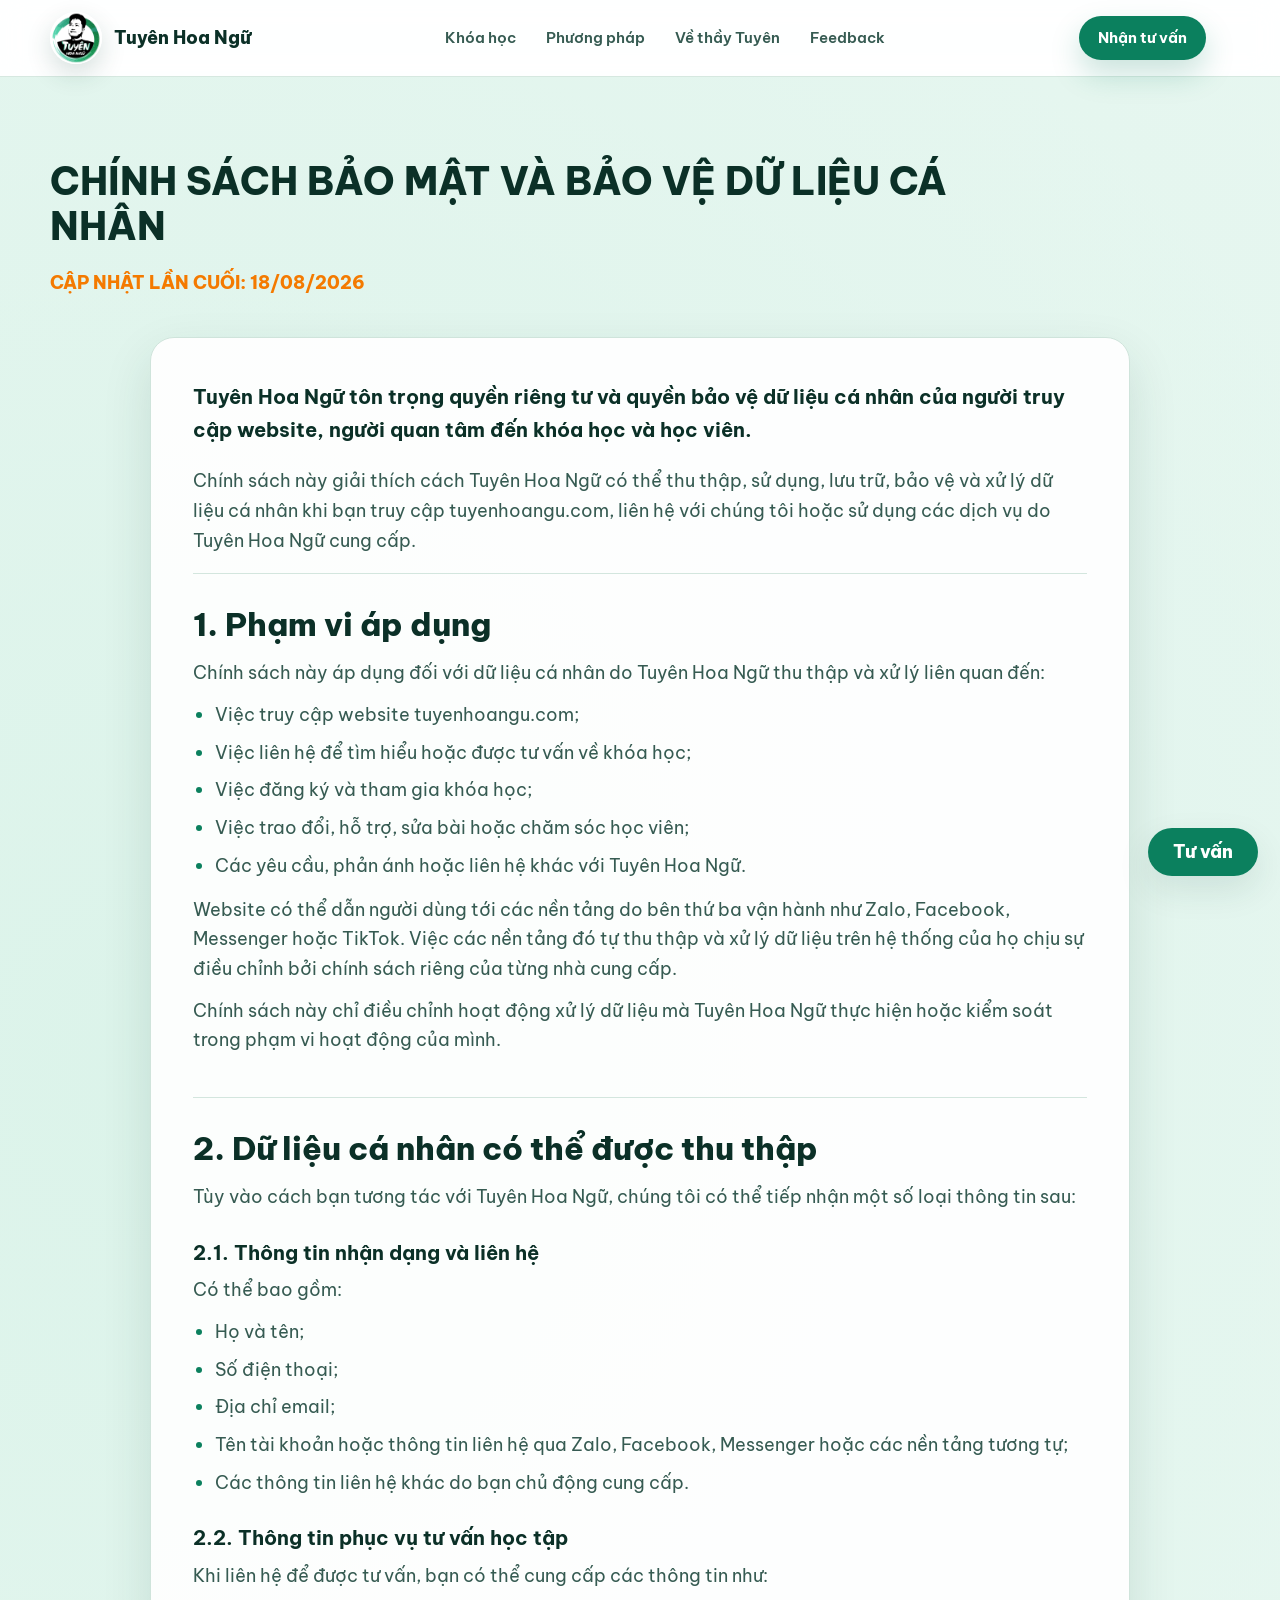
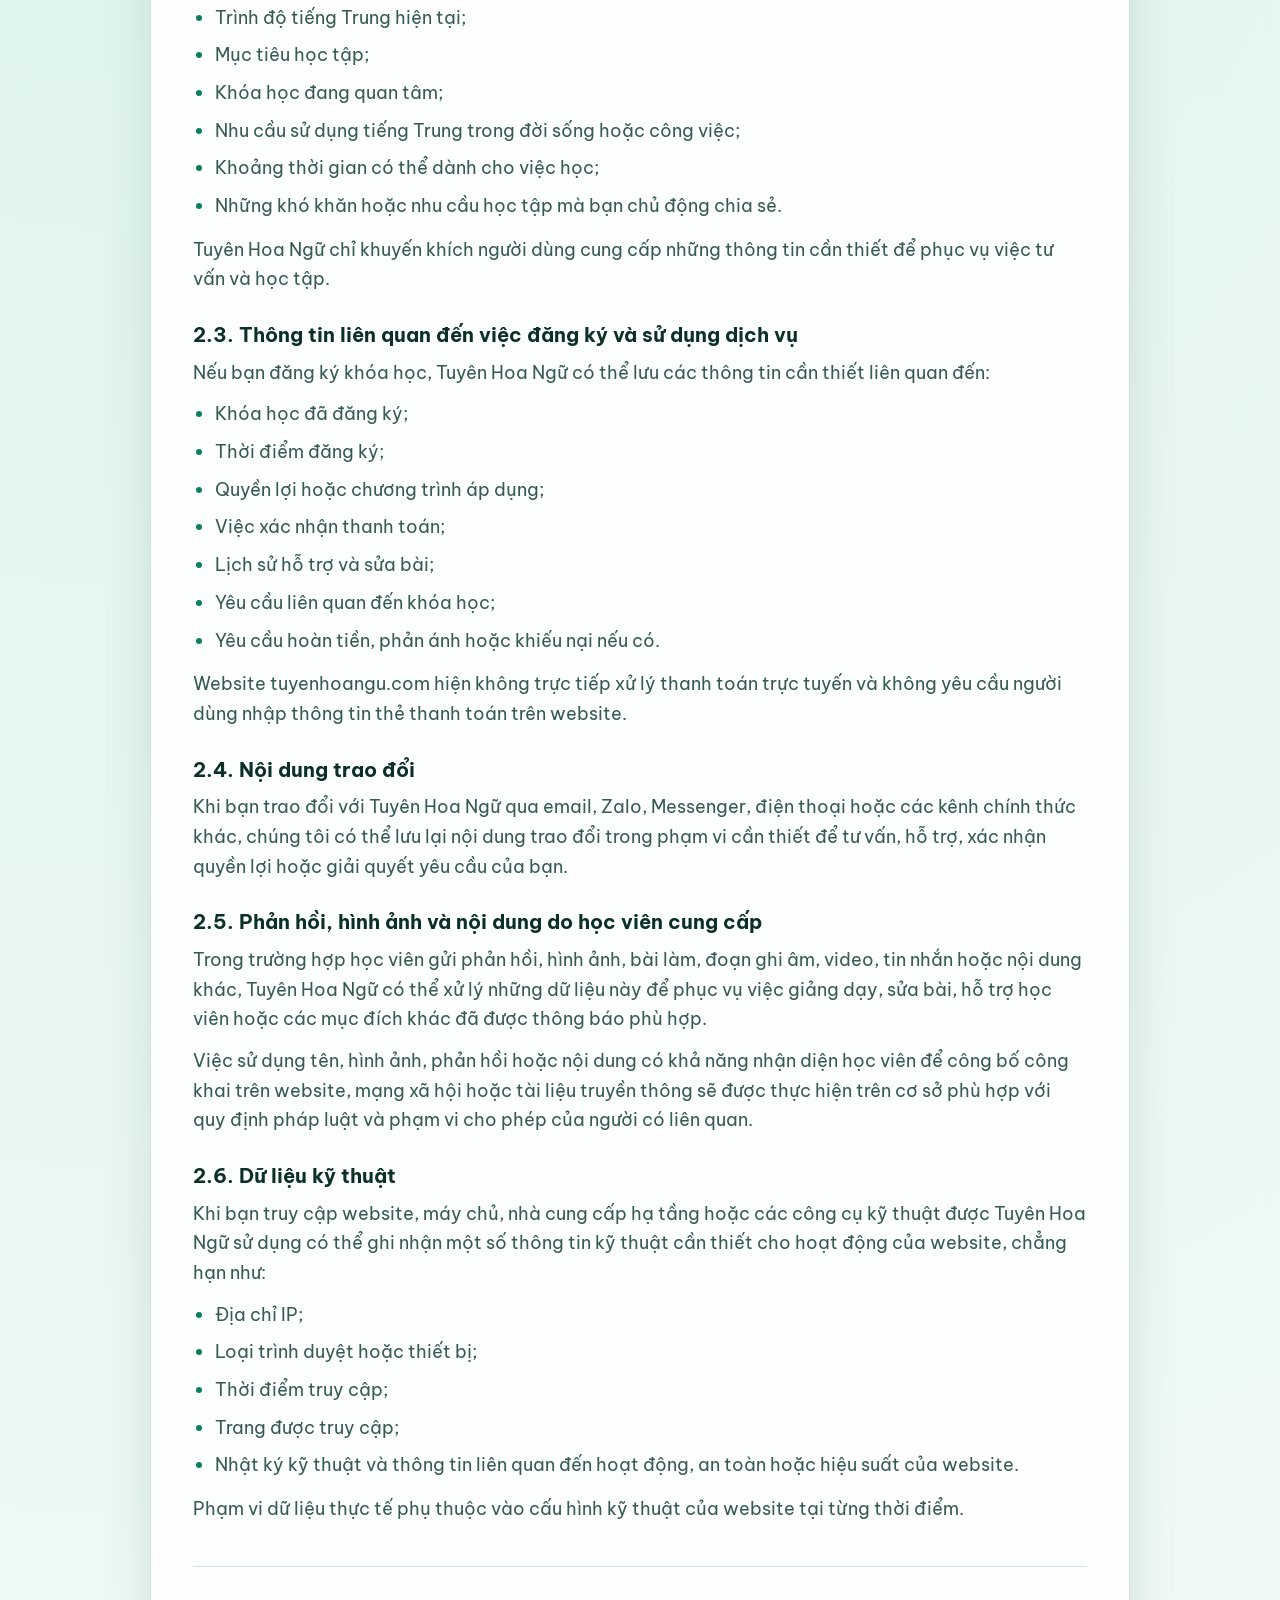
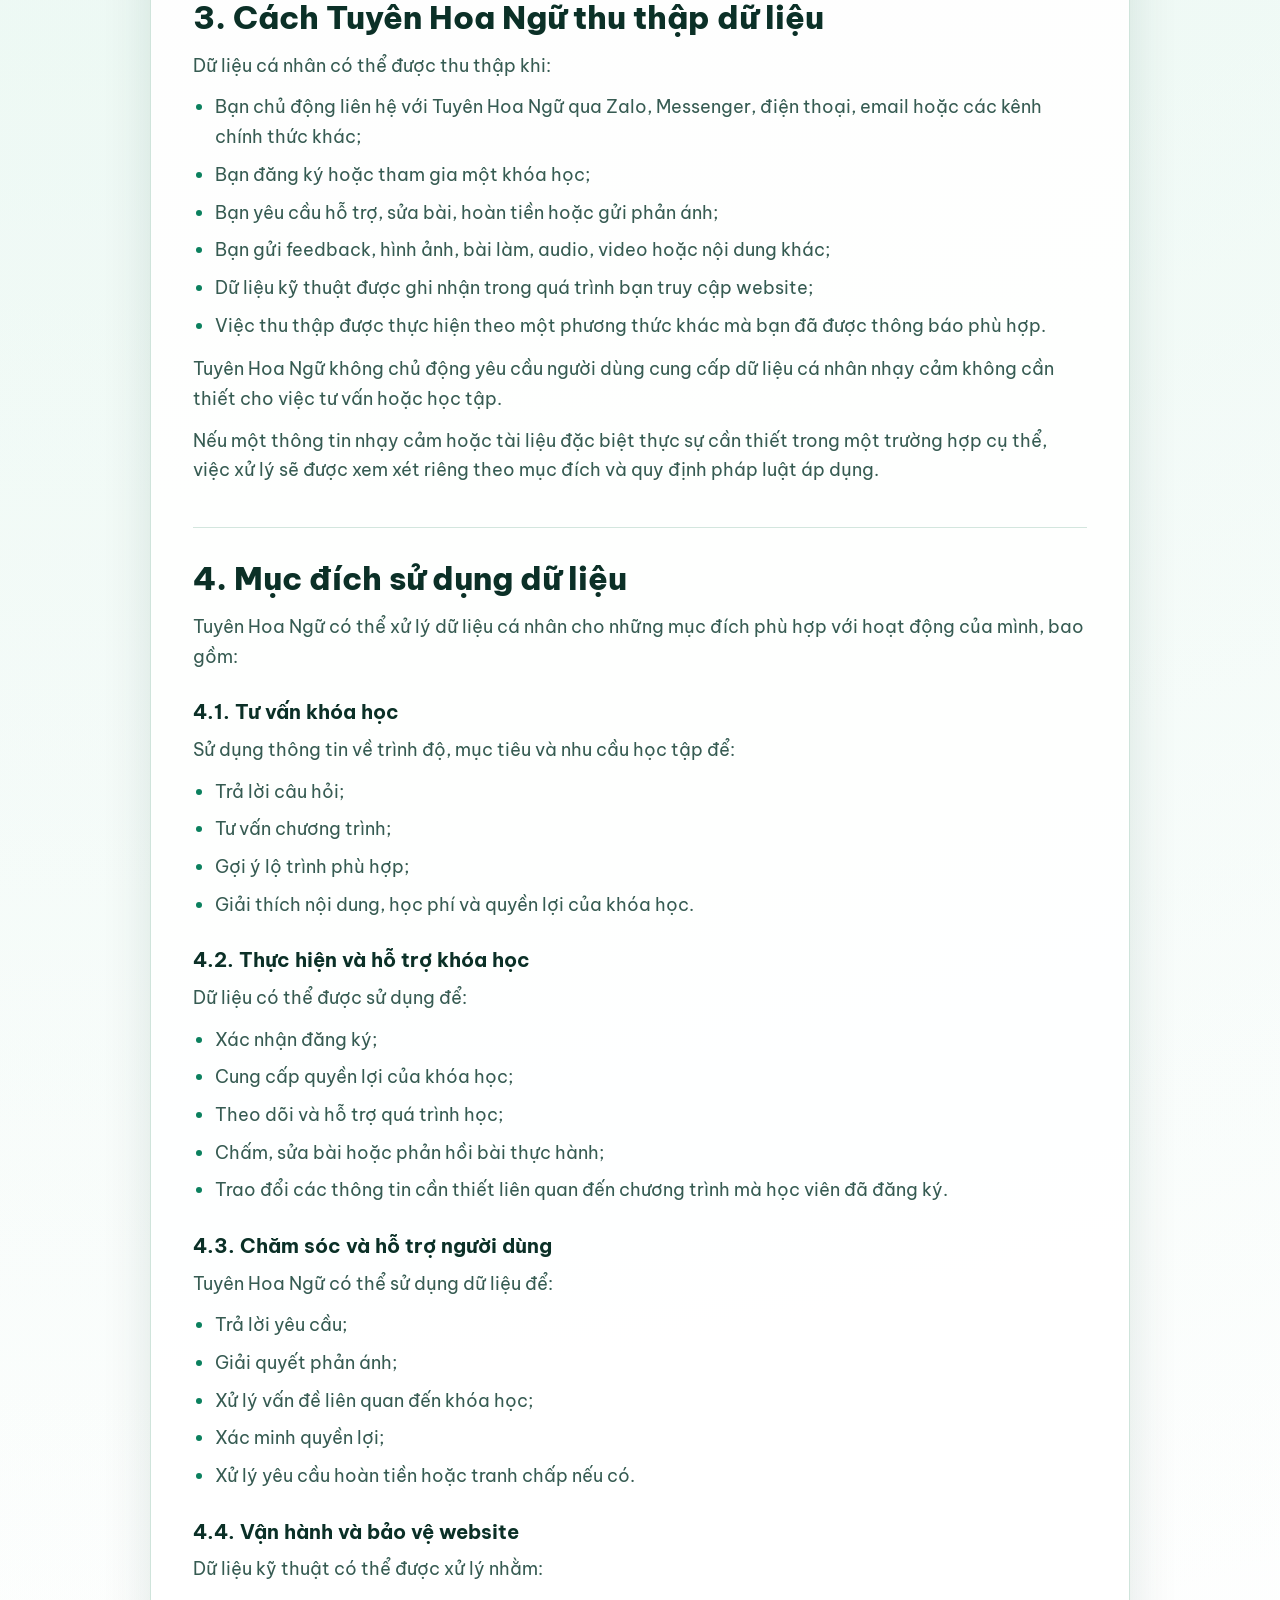
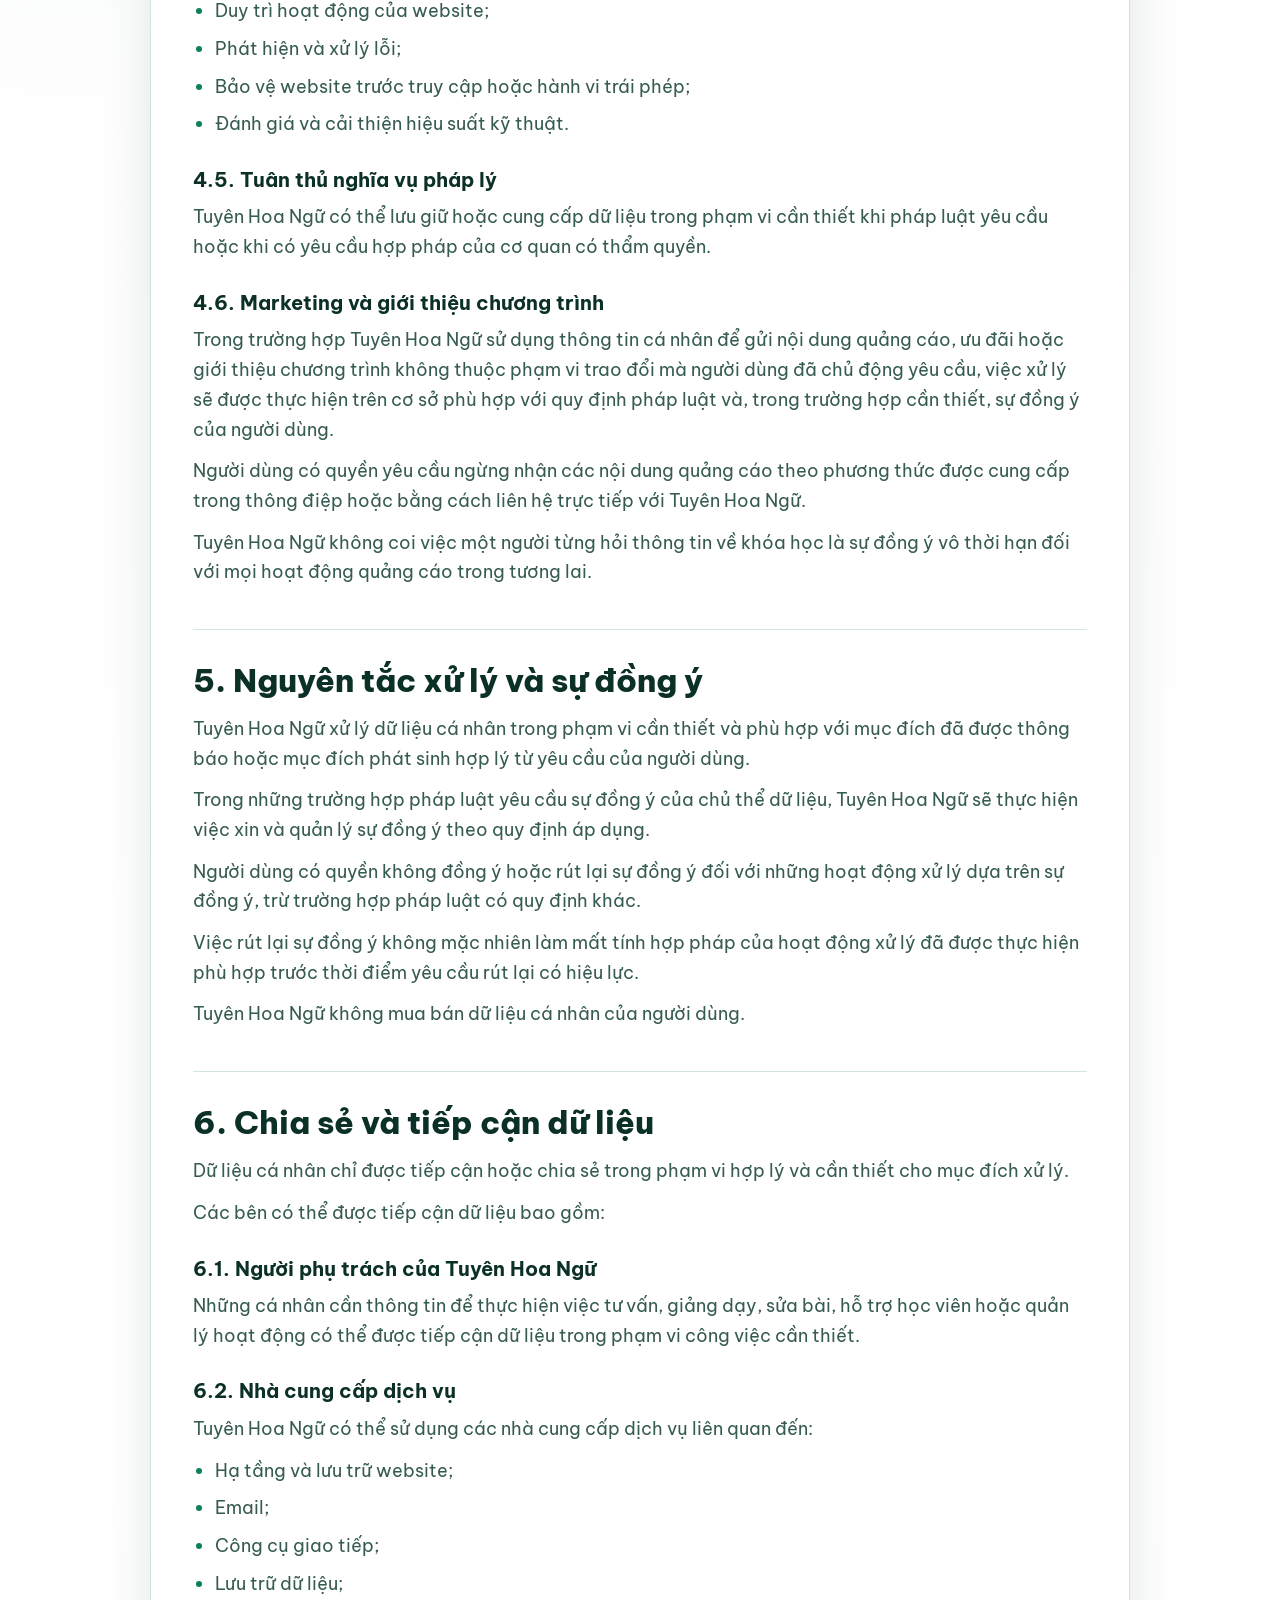
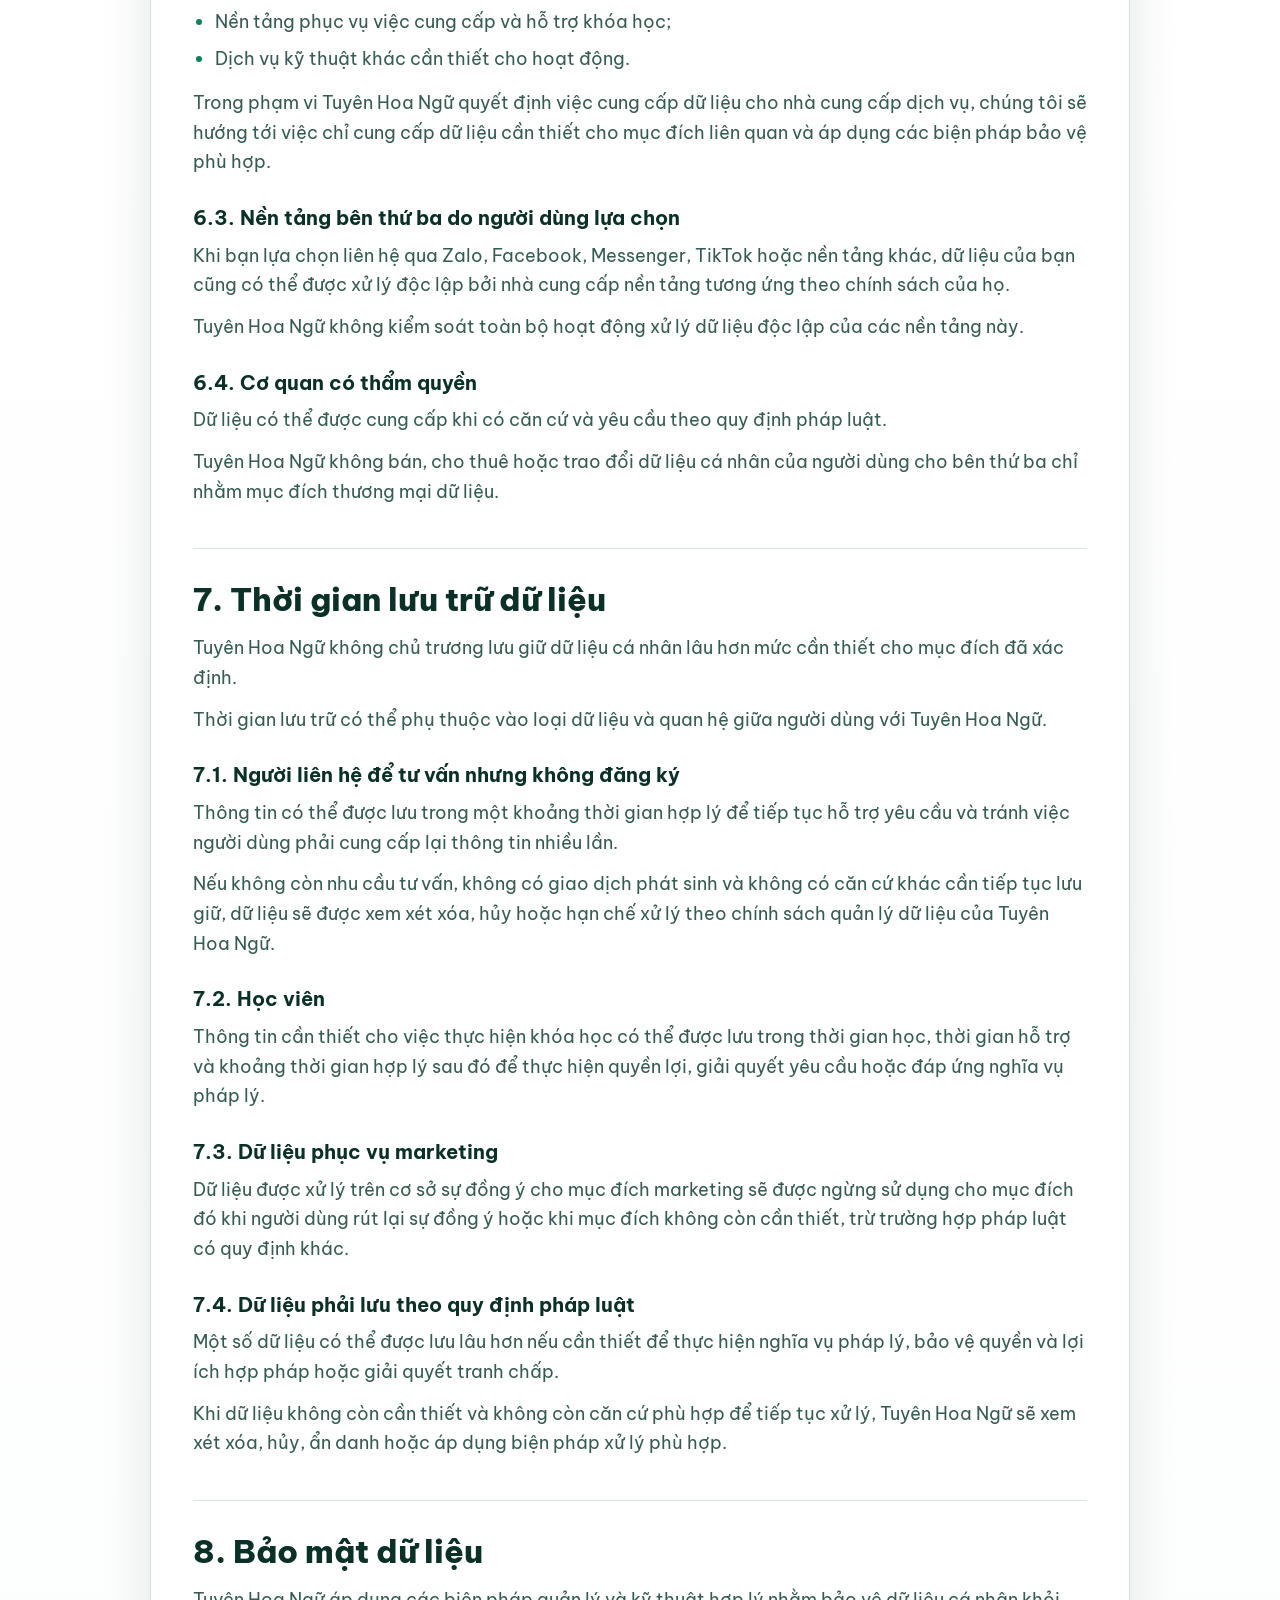
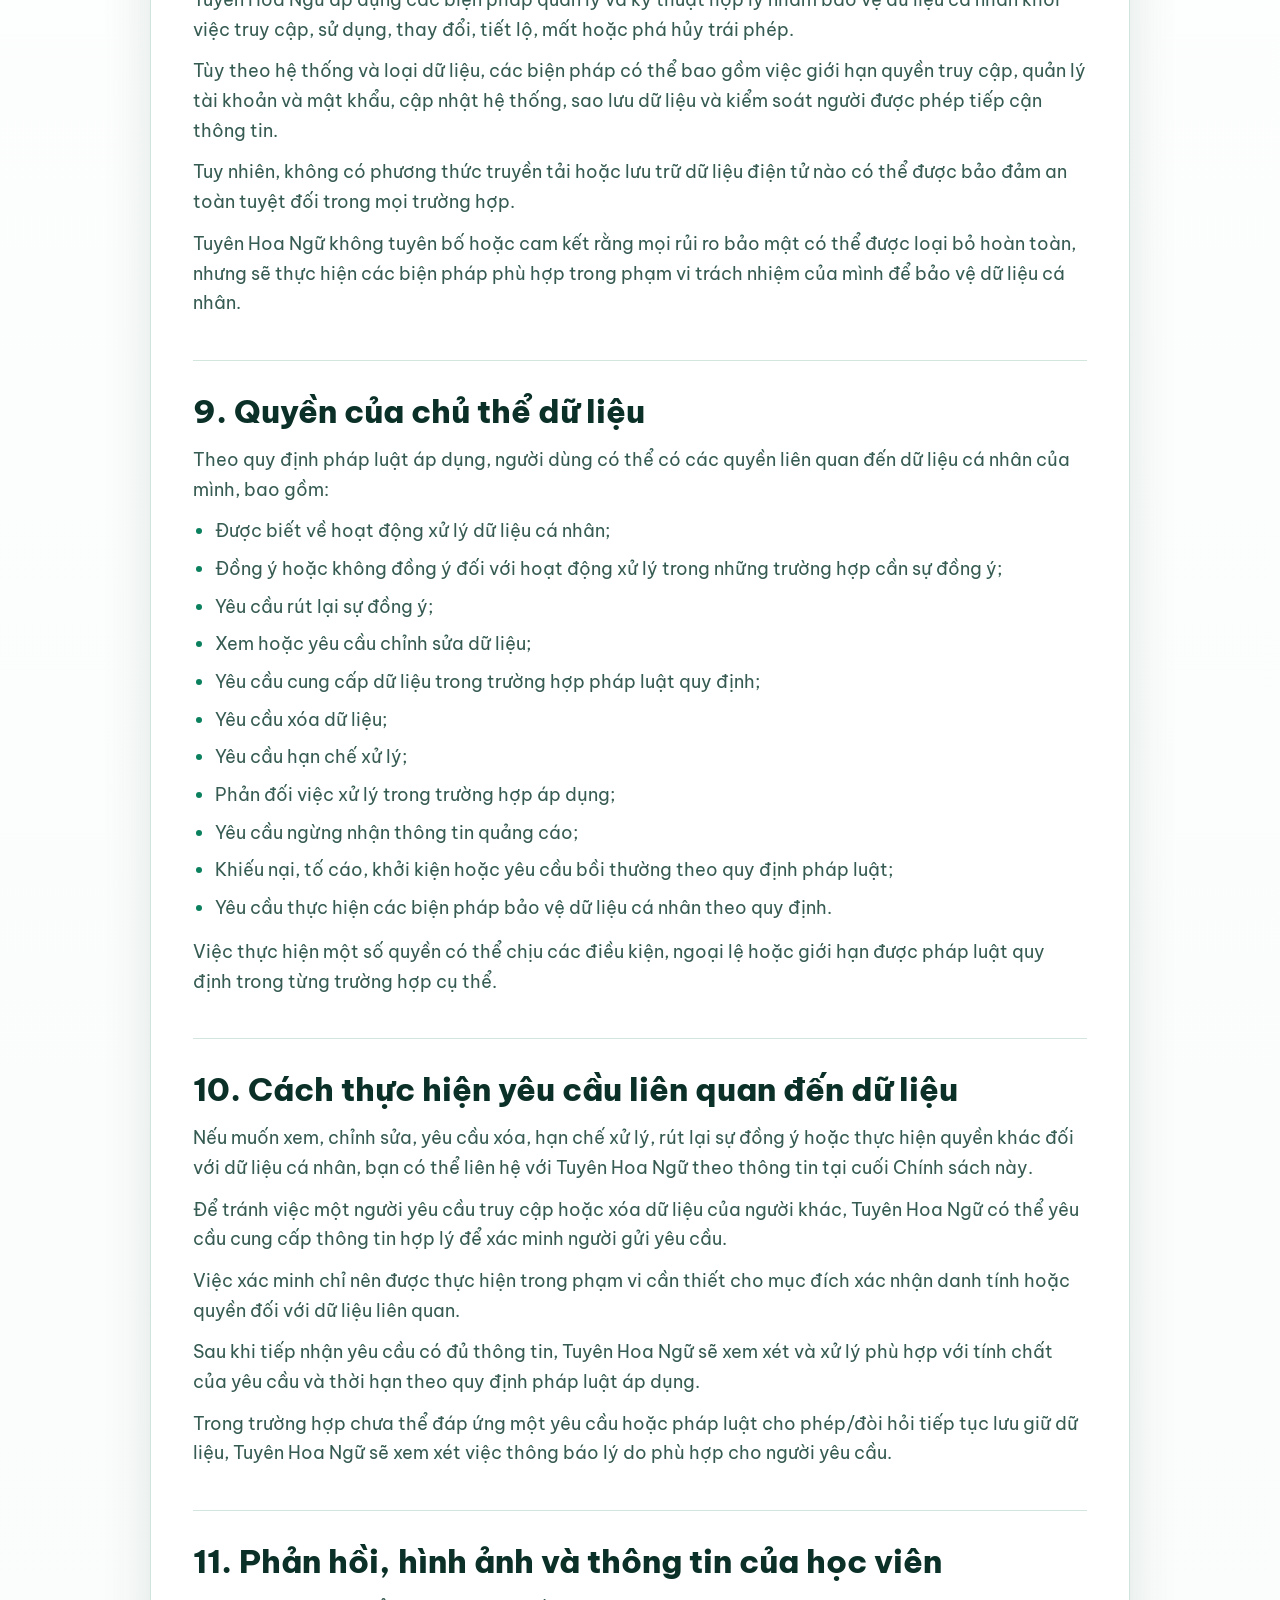
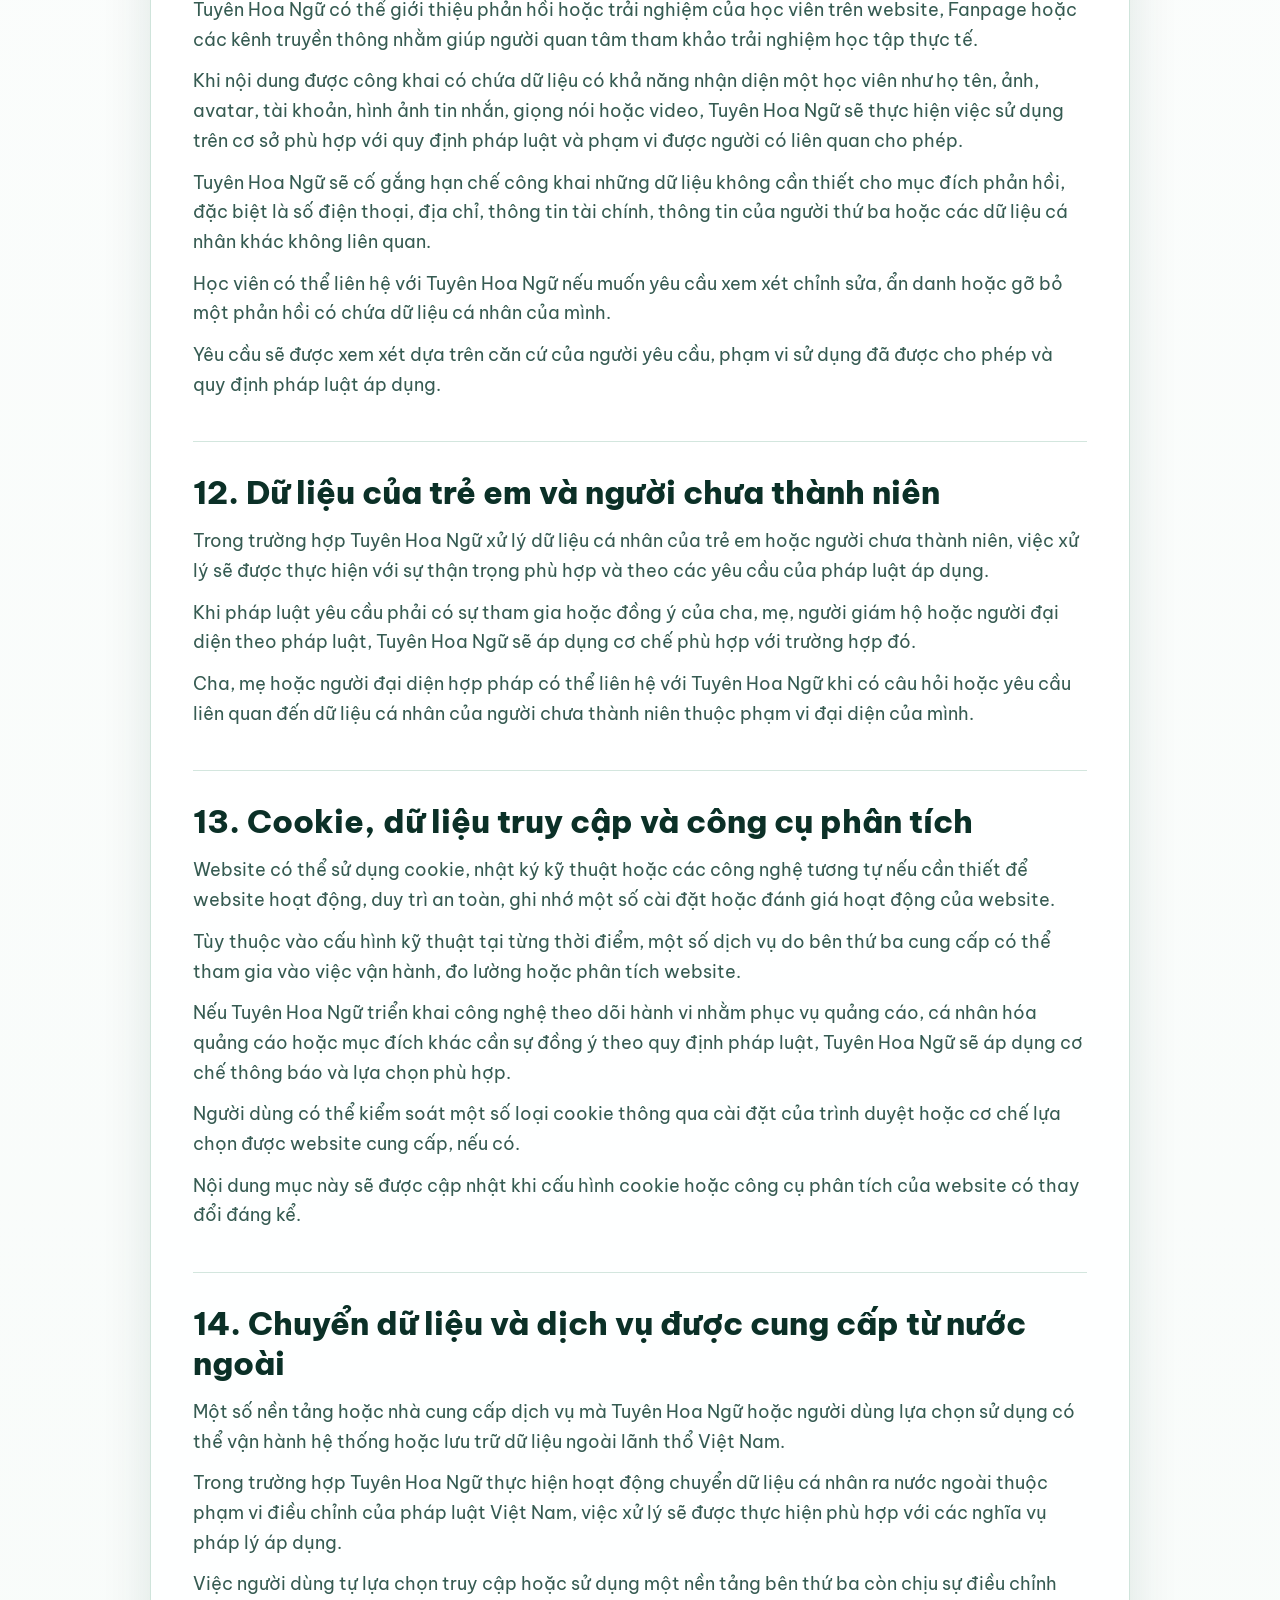
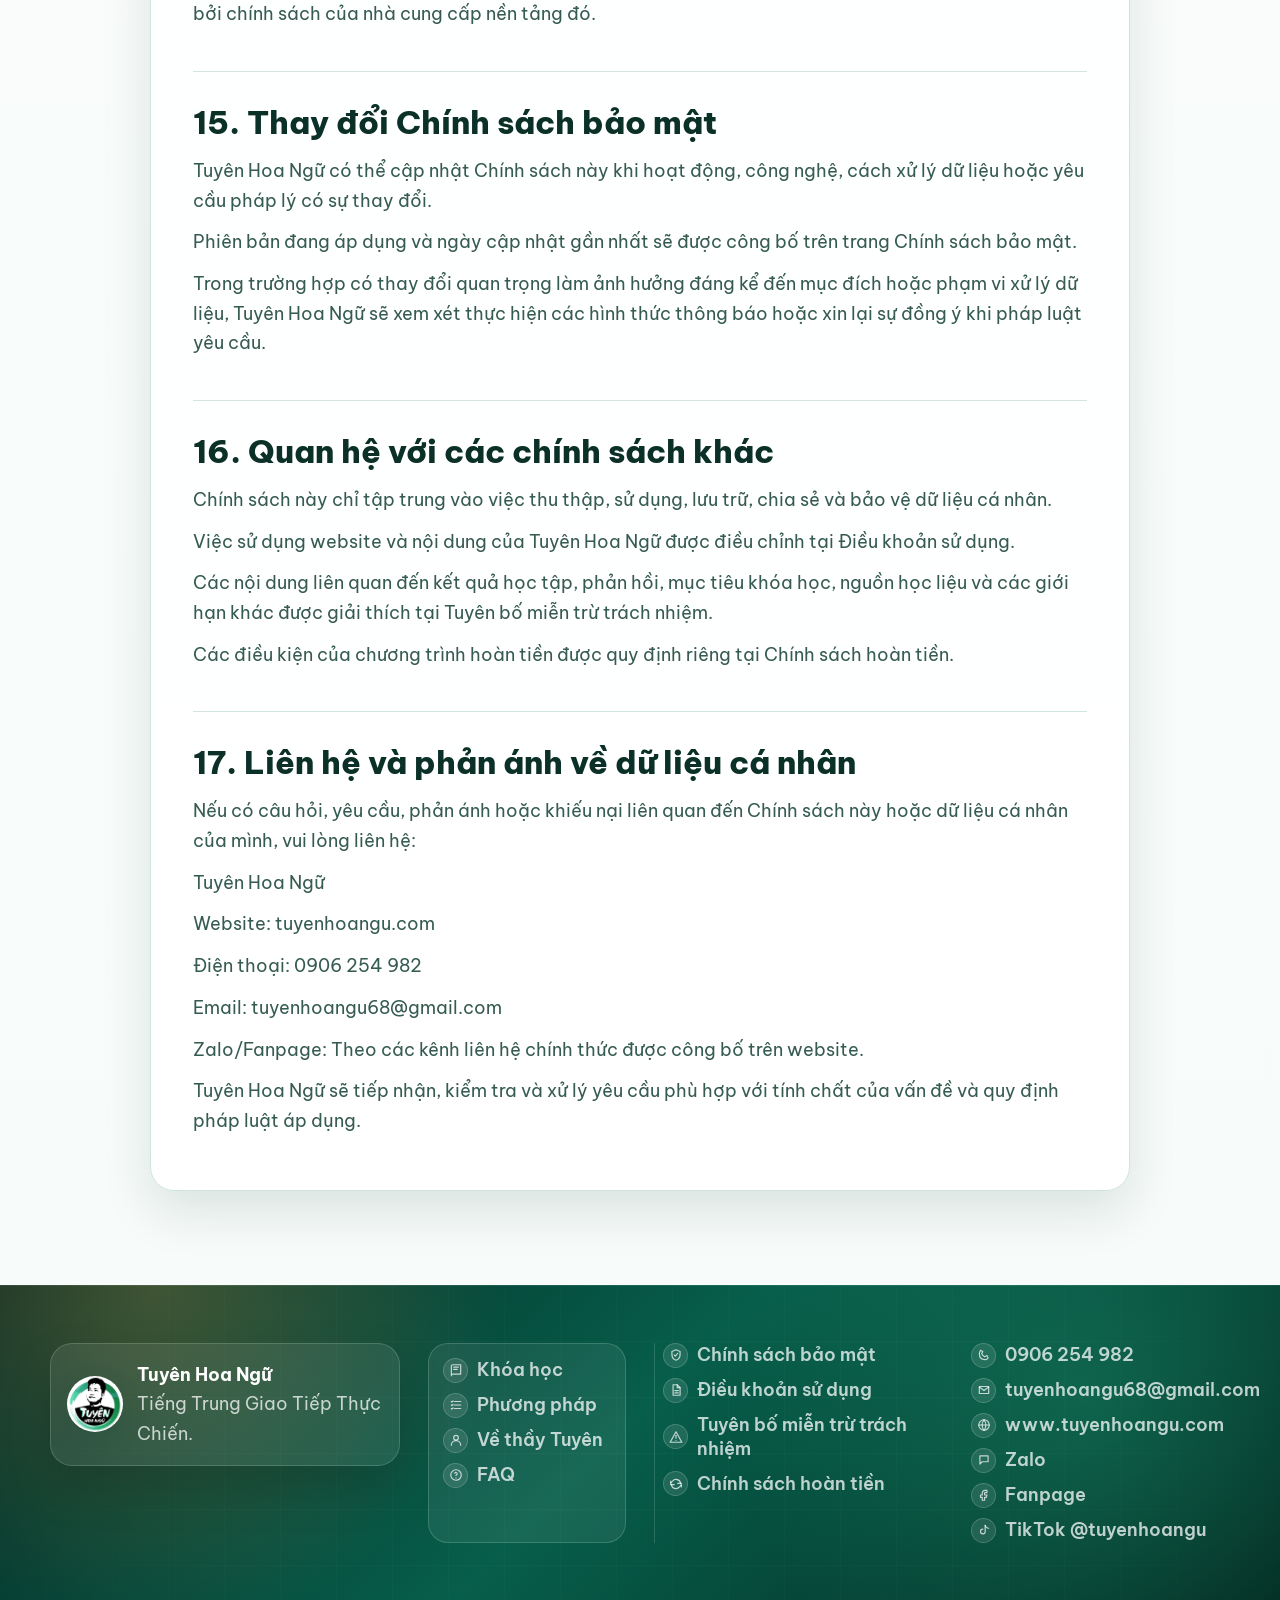
<file: chinh-sach-bao-mat/index.html>
<!doctype html>
<html lang="vi">
  <head>
    <meta charset="UTF-8" />
    <meta name="viewport" content="width=device-width, initial-scale=1.0" />
    <title>Chính Sách Bảo Mật Và Bảo Vệ Dữ Liệu Cá Nhân | Tuyên Hoa Ngữ</title>
    <meta
      name="description"
      content="Chính sách bảo mật và bảo vệ dữ liệu cá nhân của Tuyên Hoa Ngữ giải thích cách thu thập, sử dụng, lưu trữ, bảo vệ và xử lý dữ liệu cá nhân."
    />
    <link rel="canonical" href="https://tuyenhoangu.com/chinh-sach-bao-mat/" />
    <link rel="icon" href="/favicon.ico" sizes="any" />
    <link rel="icon" type="image/png" sizes="48x48" href="/favicon-48x48.png" />
    <link rel="icon" type="image/png" sizes="192x192" href="/favicon-192x192.png" />
    <link rel="apple-touch-icon" href="/apple-touch-icon.png" />
    <link rel="manifest" href="/site.webmanifest" />
    <meta name="theme-color" content="#0B805E" />
    <link rel="preconnect" href="https://fonts.googleapis.com" />
    <link rel="preconnect" href="https://fonts.gstatic.com" crossorigin />
    <link
      href="https://fonts.googleapis.com/css2?family=Be+Vietnam+Pro:wght@400;500;600;700;800&display=swap"
      rel="stylesheet"
    />
    <link rel="stylesheet" href="/styles.css?v=20260818-7" />
  </head>
  <body class="legal-page">
    <header class="site-header">
      <a class="brand" href="/">
        <img src="/brand/tuyen-hoa-ngu-logo.webp" alt="Logo Tuyên Hoa Ngữ" width="52" height="52" />
        <span>Tuyên Hoa Ngữ</span>
      </a>
      <nav class="main-nav" aria-label="Điều hướng chính">
        <a href="/#courses">Khóa học</a>
        <a href="/#method">Phương pháp</a>
        <a href="/#teacher">Về thầy Tuyên</a>
        <a href="/#feedback">Feedback</a>
      </nav>
      <a class="btn btn-primary btn-small" href="/#contact-options" data-consultation-cta data-interest="general">Nhận tư vấn</a>
      <button class="menu-toggle" type="button" aria-label="Mở menu" aria-expanded="false">
        <span></span><span></span><span></span>
      </button>
    </header>

    <div class="mobile-menu" aria-hidden="true">
      <div class="mobile-menu__panel">
        <div class="mobile-menu__top">
          <strong>Tuyên Hoa Ngữ</strong>
          <button class="menu-close" type="button" aria-label="Đóng menu">×</button>
        </div>
        <nav>
          <a href="/">Trang chủ</a>
          <a href="/#courses">Khóa học</a>
          <a href="/#method">Phương pháp</a>
          <a href="/#feedback">Feedback</a>
        </nav>
      </div>
    </div>

    <main>
      <section class="legal-hero section-shell">
        <h1>CHÍNH SÁCH BẢO MẬT VÀ BẢO VỆ DỮ LIỆU CÁ NHÂN</h1>
        <p>Cập nhật lần cuối: 18/08/2026</p>
      </section>

      <article class="legal-document section-shell">
        <p>Tuyên Hoa Ngữ tôn trọng quyền riêng tư và quyền bảo vệ dữ liệu cá nhân của người truy cập website, người quan tâm đến khóa học và học viên.</p>
        <p>Chính sách này giải thích cách Tuyên Hoa Ngữ có thể thu thập, sử dụng, lưu trữ, bảo vệ và xử lý dữ liệu cá nhân khi bạn truy cập tuyenhoangu.com, liên hệ với chúng tôi hoặc sử dụng các dịch vụ do Tuyên Hoa Ngữ cung cấp.</p>

        <section class="legal-section">
          <h2>1. Phạm vi áp dụng</h2>
          <p>Chính sách này áp dụng đối với dữ liệu cá nhân do Tuyên Hoa Ngữ thu thập và xử lý liên quan đến:</p>
          <ul class="legal-list">
            <li>Việc truy cập website tuyenhoangu.com;</li>
            <li>Việc liên hệ để tìm hiểu hoặc được tư vấn về khóa học;</li>
            <li>Việc đăng ký và tham gia khóa học;</li>
            <li>Việc trao đổi, hỗ trợ, sửa bài hoặc chăm sóc học viên;</li>
            <li>Các yêu cầu, phản ánh hoặc liên hệ khác với Tuyên Hoa Ngữ.</li>
          </ul>
          <p>Website có thể dẫn người dùng tới các nền tảng do bên thứ ba vận hành như Zalo, Facebook, Messenger hoặc TikTok. Việc các nền tảng đó tự thu thập và xử lý dữ liệu trên hệ thống của họ chịu sự điều chỉnh bởi chính sách riêng của từng nhà cung cấp.</p>
          <p>Chính sách này chỉ điều chỉnh hoạt động xử lý dữ liệu mà Tuyên Hoa Ngữ thực hiện hoặc kiểm soát trong phạm vi hoạt động của mình.</p>
        </section>

        <section class="legal-section">
          <h2>2. Dữ liệu cá nhân có thể được thu thập</h2>
          <p>Tùy vào cách bạn tương tác với Tuyên Hoa Ngữ, chúng tôi có thể tiếp nhận một số loại thông tin sau:</p>
          <h3>2.1. Thông tin nhận dạng và liên hệ</h3>
          <p>Có thể bao gồm:</p>
          <ul class="legal-list">
            <li>Họ và tên;</li>
            <li>Số điện thoại;</li>
            <li>Địa chỉ email;</li>
            <li>Tên tài khoản hoặc thông tin liên hệ qua Zalo, Facebook, Messenger hoặc các nền tảng tương tự;</li>
            <li>Các thông tin liên hệ khác do bạn chủ động cung cấp.</li>
          </ul>
          <h3>2.2. Thông tin phục vụ tư vấn học tập</h3>
          <p>Khi liên hệ để được tư vấn, bạn có thể cung cấp các thông tin như:</p>
          <ul class="legal-list">
            <li>Trình độ tiếng Trung hiện tại;</li>
            <li>Mục tiêu học tập;</li>
            <li>Khóa học đang quan tâm;</li>
            <li>Nhu cầu sử dụng tiếng Trung trong đời sống hoặc công việc;</li>
            <li>Khoảng thời gian có thể dành cho việc học;</li>
            <li>Những khó khăn hoặc nhu cầu học tập mà bạn chủ động chia sẻ.</li>
          </ul>
          <p>Tuyên Hoa Ngữ chỉ khuyến khích người dùng cung cấp những thông tin cần thiết để phục vụ việc tư vấn và học tập.</p>
          <h3>2.3. Thông tin liên quan đến việc đăng ký và sử dụng dịch vụ</h3>
          <p>Nếu bạn đăng ký khóa học, Tuyên Hoa Ngữ có thể lưu các thông tin cần thiết liên quan đến:</p>
          <ul class="legal-list">
            <li>Khóa học đã đăng ký;</li>
            <li>Thời điểm đăng ký;</li>
            <li>Quyền lợi hoặc chương trình áp dụng;</li>
            <li>Việc xác nhận thanh toán;</li>
            <li>Lịch sử hỗ trợ và sửa bài;</li>
            <li>Yêu cầu liên quan đến khóa học;</li>
            <li>Yêu cầu hoàn tiền, phản ánh hoặc khiếu nại nếu có.</li>
          </ul>
          <p>Website tuyenhoangu.com hiện không trực tiếp xử lý thanh toán trực tuyến và không yêu cầu người dùng nhập thông tin thẻ thanh toán trên website.</p>
          <h3>2.4. Nội dung trao đổi</h3>
          <p>Khi bạn trao đổi với Tuyên Hoa Ngữ qua email, Zalo, Messenger, điện thoại hoặc các kênh chính thức khác, chúng tôi có thể lưu lại nội dung trao đổi trong phạm vi cần thiết để tư vấn, hỗ trợ, xác nhận quyền lợi hoặc giải quyết yêu cầu của bạn.</p>
          <h3>2.5. Phản hồi, hình ảnh và nội dung do học viên cung cấp</h3>
          <p>Trong trường hợp học viên gửi phản hồi, hình ảnh, bài làm, đoạn ghi âm, video, tin nhắn hoặc nội dung khác, Tuyên Hoa Ngữ có thể xử lý những dữ liệu này để phục vụ việc giảng dạy, sửa bài, hỗ trợ học viên hoặc các mục đích khác đã được thông báo phù hợp.</p>
          <p>Việc sử dụng tên, hình ảnh, phản hồi hoặc nội dung có khả năng nhận diện học viên để công bố công khai trên website, mạng xã hội hoặc tài liệu truyền thông sẽ được thực hiện trên cơ sở phù hợp với quy định pháp luật và phạm vi cho phép của người có liên quan.</p>
          <h3>2.6. Dữ liệu kỹ thuật</h3>
          <p>Khi bạn truy cập website, máy chủ, nhà cung cấp hạ tầng hoặc các công cụ kỹ thuật được Tuyên Hoa Ngữ sử dụng có thể ghi nhận một số thông tin kỹ thuật cần thiết cho hoạt động của website, chẳng hạn như:</p>
          <ul class="legal-list">
            <li>Địa chỉ IP;</li>
            <li>Loại trình duyệt hoặc thiết bị;</li>
            <li>Thời điểm truy cập;</li>
            <li>Trang được truy cập;</li>
            <li>Nhật ký kỹ thuật và thông tin liên quan đến hoạt động, an toàn hoặc hiệu suất của website.</li>
          </ul>
          <p>Phạm vi dữ liệu thực tế phụ thuộc vào cấu hình kỹ thuật của website tại từng thời điểm.</p>
        </section>

        <section class="legal-section">
          <h2>3. Cách Tuyên Hoa Ngữ thu thập dữ liệu</h2>
          <p>Dữ liệu cá nhân có thể được thu thập khi:</p>
          <ul class="legal-list">
            <li>Bạn chủ động liên hệ với Tuyên Hoa Ngữ qua Zalo, Messenger, điện thoại, email hoặc các kênh chính thức khác;</li>
            <li>Bạn đăng ký hoặc tham gia một khóa học;</li>
            <li>Bạn yêu cầu hỗ trợ, sửa bài, hoàn tiền hoặc gửi phản ánh;</li>
            <li>Bạn gửi feedback, hình ảnh, bài làm, audio, video hoặc nội dung khác;</li>
            <li>Dữ liệu kỹ thuật được ghi nhận trong quá trình bạn truy cập website;</li>
            <li>Việc thu thập được thực hiện theo một phương thức khác mà bạn đã được thông báo phù hợp.</li>
          </ul>
          <p>Tuyên Hoa Ngữ không chủ động yêu cầu người dùng cung cấp dữ liệu cá nhân nhạy cảm không cần thiết cho việc tư vấn hoặc học tập.</p>
          <p>Nếu một thông tin nhạy cảm hoặc tài liệu đặc biệt thực sự cần thiết trong một trường hợp cụ thể, việc xử lý sẽ được xem xét riêng theo mục đích và quy định pháp luật áp dụng.</p>
        </section>

        <section class="legal-section">
          <h2>4. Mục đích sử dụng dữ liệu</h2>
          <p>Tuyên Hoa Ngữ có thể xử lý dữ liệu cá nhân cho những mục đích phù hợp với hoạt động của mình, bao gồm:</p>
          <h3>4.1. Tư vấn khóa học</h3>
          <p>Sử dụng thông tin về trình độ, mục tiêu và nhu cầu học tập để:</p>
          <ul class="legal-list">
            <li>Trả lời câu hỏi;</li>
            <li>Tư vấn chương trình;</li>
            <li>Gợi ý lộ trình phù hợp;</li>
            <li>Giải thích nội dung, học phí và quyền lợi của khóa học.</li>
          </ul>
          <h3>4.2. Thực hiện và hỗ trợ khóa học</h3>
          <p>Dữ liệu có thể được sử dụng để:</p>
          <ul class="legal-list">
            <li>Xác nhận đăng ký;</li>
            <li>Cung cấp quyền lợi của khóa học;</li>
            <li>Theo dõi và hỗ trợ quá trình học;</li>
            <li>Chấm, sửa bài hoặc phản hồi bài thực hành;</li>
            <li>Trao đổi các thông tin cần thiết liên quan đến chương trình mà học viên đã đăng ký.</li>
          </ul>
          <h3>4.3. Chăm sóc và hỗ trợ người dùng</h3>
          <p>Tuyên Hoa Ngữ có thể sử dụng dữ liệu để:</p>
          <ul class="legal-list">
            <li>Trả lời yêu cầu;</li>
            <li>Giải quyết phản ánh;</li>
            <li>Xử lý vấn đề liên quan đến khóa học;</li>
            <li>Xác minh quyền lợi;</li>
            <li>Xử lý yêu cầu hoàn tiền hoặc tranh chấp nếu có.</li>
          </ul>
          <h3>4.4. Vận hành và bảo vệ website</h3>
          <p>Dữ liệu kỹ thuật có thể được xử lý nhằm:</p>
          <ul class="legal-list">
            <li>Duy trì hoạt động của website;</li>
            <li>Phát hiện và xử lý lỗi;</li>
            <li>Bảo vệ website trước truy cập hoặc hành vi trái phép;</li>
            <li>Đánh giá và cải thiện hiệu suất kỹ thuật.</li>
          </ul>
          <h3>4.5. Tuân thủ nghĩa vụ pháp lý</h3>
          <p>Tuyên Hoa Ngữ có thể lưu giữ hoặc cung cấp dữ liệu trong phạm vi cần thiết khi pháp luật yêu cầu hoặc khi có yêu cầu hợp pháp của cơ quan có thẩm quyền.</p>
          <h3>4.6. Marketing và giới thiệu chương trình</h3>
          <p>Trong trường hợp Tuyên Hoa Ngữ sử dụng thông tin cá nhân để gửi nội dung quảng cáo, ưu đãi hoặc giới thiệu chương trình không thuộc phạm vi trao đổi mà người dùng đã chủ động yêu cầu, việc xử lý sẽ được thực hiện trên cơ sở phù hợp với quy định pháp luật và, trong trường hợp cần thiết, sự đồng ý của người dùng.</p>
          <p>Người dùng có quyền yêu cầu ngừng nhận các nội dung quảng cáo theo phương thức được cung cấp trong thông điệp hoặc bằng cách liên hệ trực tiếp với Tuyên Hoa Ngữ.</p>
          <p>Tuyên Hoa Ngữ không coi việc một người từng hỏi thông tin về khóa học là sự đồng ý vô thời hạn đối với mọi hoạt động quảng cáo trong tương lai.</p>
        </section>

        <section class="legal-section">
          <h2>5. Nguyên tắc xử lý và sự đồng ý</h2>
          <p>Tuyên Hoa Ngữ xử lý dữ liệu cá nhân trong phạm vi cần thiết và phù hợp với mục đích đã được thông báo hoặc mục đích phát sinh hợp lý từ yêu cầu của người dùng.</p>
          <p>Trong những trường hợp pháp luật yêu cầu sự đồng ý của chủ thể dữ liệu, Tuyên Hoa Ngữ sẽ thực hiện việc xin và quản lý sự đồng ý theo quy định áp dụng.</p>
          <p>Người dùng có quyền không đồng ý hoặc rút lại sự đồng ý đối với những hoạt động xử lý dựa trên sự đồng ý, trừ trường hợp pháp luật có quy định khác.</p>
          <p>Việc rút lại sự đồng ý không mặc nhiên làm mất tính hợp pháp của hoạt động xử lý đã được thực hiện phù hợp trước thời điểm yêu cầu rút lại có hiệu lực.</p>
          <p>Tuyên Hoa Ngữ không mua bán dữ liệu cá nhân của người dùng.</p>
        </section>

        <section class="legal-section">
          <h2>6. Chia sẻ và tiếp cận dữ liệu</h2>
          <p>Dữ liệu cá nhân chỉ được tiếp cận hoặc chia sẻ trong phạm vi hợp lý và cần thiết cho mục đích xử lý.</p>
          <p>Các bên có thể được tiếp cận dữ liệu bao gồm:</p>
          <h3>6.1. Người phụ trách của Tuyên Hoa Ngữ</h3>
          <p>Những cá nhân cần thông tin để thực hiện việc tư vấn, giảng dạy, sửa bài, hỗ trợ học viên hoặc quản lý hoạt động có thể được tiếp cận dữ liệu trong phạm vi công việc cần thiết.</p>
          <h3>6.2. Nhà cung cấp dịch vụ</h3>
          <p>Tuyên Hoa Ngữ có thể sử dụng các nhà cung cấp dịch vụ liên quan đến:</p>
          <ul class="legal-list">
            <li>Hạ tầng và lưu trữ website;</li>
            <li>Email;</li>
            <li>Công cụ giao tiếp;</li>
            <li>Lưu trữ dữ liệu;</li>
            <li>Nền tảng phục vụ việc cung cấp và hỗ trợ khóa học;</li>
            <li>Dịch vụ kỹ thuật khác cần thiết cho hoạt động.</li>
          </ul>
          <p>Trong phạm vi Tuyên Hoa Ngữ quyết định việc cung cấp dữ liệu cho nhà cung cấp dịch vụ, chúng tôi sẽ hướng tới việc chỉ cung cấp dữ liệu cần thiết cho mục đích liên quan và áp dụng các biện pháp bảo vệ phù hợp.</p>
          <h3>6.3. Nền tảng bên thứ ba do người dùng lựa chọn</h3>
          <p>Khi bạn lựa chọn liên hệ qua Zalo, Facebook, Messenger, TikTok hoặc nền tảng khác, dữ liệu của bạn cũng có thể được xử lý độc lập bởi nhà cung cấp nền tảng tương ứng theo chính sách của họ.</p>
          <p>Tuyên Hoa Ngữ không kiểm soát toàn bộ hoạt động xử lý dữ liệu độc lập của các nền tảng này.</p>
          <h3>6.4. Cơ quan có thẩm quyền</h3>
          <p>Dữ liệu có thể được cung cấp khi có căn cứ và yêu cầu theo quy định pháp luật.</p>
          <p>Tuyên Hoa Ngữ không bán, cho thuê hoặc trao đổi dữ liệu cá nhân của người dùng cho bên thứ ba chỉ nhằm mục đích thương mại dữ liệu.</p>
        </section>

        <section class="legal-section">
          <h2>7. Thời gian lưu trữ dữ liệu</h2>
          <p>Tuyên Hoa Ngữ không chủ trương lưu giữ dữ liệu cá nhân lâu hơn mức cần thiết cho mục đích đã xác định.</p>
          <p>Thời gian lưu trữ có thể phụ thuộc vào loại dữ liệu và quan hệ giữa người dùng với Tuyên Hoa Ngữ.</p>
          <h3>7.1. Người liên hệ để tư vấn nhưng không đăng ký</h3>
          <p>Thông tin có thể được lưu trong một khoảng thời gian hợp lý để tiếp tục hỗ trợ yêu cầu và tránh việc người dùng phải cung cấp lại thông tin nhiều lần.</p>
          <p>Nếu không còn nhu cầu tư vấn, không có giao dịch phát sinh và không có căn cứ khác cần tiếp tục lưu giữ, dữ liệu sẽ được xem xét xóa, hủy hoặc hạn chế xử lý theo chính sách quản lý dữ liệu của Tuyên Hoa Ngữ.</p>
          <h3>7.2. Học viên</h3>
          <p>Thông tin cần thiết cho việc thực hiện khóa học có thể được lưu trong thời gian học, thời gian hỗ trợ và khoảng thời gian hợp lý sau đó để thực hiện quyền lợi, giải quyết yêu cầu hoặc đáp ứng nghĩa vụ pháp lý.</p>
          <h3>7.3. Dữ liệu phục vụ marketing</h3>
          <p>Dữ liệu được xử lý trên cơ sở sự đồng ý cho mục đích marketing sẽ được ngừng sử dụng cho mục đích đó khi người dùng rút lại sự đồng ý hoặc khi mục đích không còn cần thiết, trừ trường hợp pháp luật có quy định khác.</p>
          <h3>7.4. Dữ liệu phải lưu theo quy định pháp luật</h3>
          <p>Một số dữ liệu có thể được lưu lâu hơn nếu cần thiết để thực hiện nghĩa vụ pháp lý, bảo vệ quyền và lợi ích hợp pháp hoặc giải quyết tranh chấp.</p>
          <p>Khi dữ liệu không còn cần thiết và không còn căn cứ phù hợp để tiếp tục xử lý, Tuyên Hoa Ngữ sẽ xem xét xóa, hủy, ẩn danh hoặc áp dụng biện pháp xử lý phù hợp.</p>
        </section>

        <section class="legal-section">
          <h2>8. Bảo mật dữ liệu</h2>
          <p>Tuyên Hoa Ngữ áp dụng các biện pháp quản lý và kỹ thuật hợp lý nhằm bảo vệ dữ liệu cá nhân khỏi việc truy cập, sử dụng, thay đổi, tiết lộ, mất hoặc phá hủy trái phép.</p>
          <p>Tùy theo hệ thống và loại dữ liệu, các biện pháp có thể bao gồm việc giới hạn quyền truy cập, quản lý tài khoản và mật khẩu, cập nhật hệ thống, sao lưu dữ liệu và kiểm soát người được phép tiếp cận thông tin.</p>
          <p>Tuy nhiên, không có phương thức truyền tải hoặc lưu trữ dữ liệu điện tử nào có thể được bảo đảm an toàn tuyệt đối trong mọi trường hợp.</p>
          <p>Tuyên Hoa Ngữ không tuyên bố hoặc cam kết rằng mọi rủi ro bảo mật có thể được loại bỏ hoàn toàn, nhưng sẽ thực hiện các biện pháp phù hợp trong phạm vi trách nhiệm của mình để bảo vệ dữ liệu cá nhân.</p>
        </section>

        <section class="legal-section">
          <h2>9. Quyền của chủ thể dữ liệu</h2>
          <p>Theo quy định pháp luật áp dụng, người dùng có thể có các quyền liên quan đến dữ liệu cá nhân của mình, bao gồm:</p>
          <ul class="legal-list">
            <li>Được biết về hoạt động xử lý dữ liệu cá nhân;</li>
            <li>Đồng ý hoặc không đồng ý đối với hoạt động xử lý trong những trường hợp cần sự đồng ý;</li>
            <li>Yêu cầu rút lại sự đồng ý;</li>
            <li>Xem hoặc yêu cầu chỉnh sửa dữ liệu;</li>
            <li>Yêu cầu cung cấp dữ liệu trong trường hợp pháp luật quy định;</li>
            <li>Yêu cầu xóa dữ liệu;</li>
            <li>Yêu cầu hạn chế xử lý;</li>
            <li>Phản đối việc xử lý trong trường hợp áp dụng;</li>
            <li>Yêu cầu ngừng nhận thông tin quảng cáo;</li>
            <li>Khiếu nại, tố cáo, khởi kiện hoặc yêu cầu bồi thường theo quy định pháp luật;</li>
            <li>Yêu cầu thực hiện các biện pháp bảo vệ dữ liệu cá nhân theo quy định.</li>
          </ul>
          <p>Việc thực hiện một số quyền có thể chịu các điều kiện, ngoại lệ hoặc giới hạn được pháp luật quy định trong từng trường hợp cụ thể.</p>
        </section>

        <section class="legal-section">
          <h2>10. Cách thực hiện yêu cầu liên quan đến dữ liệu</h2>
          <p>Nếu muốn xem, chỉnh sửa, yêu cầu xóa, hạn chế xử lý, rút lại sự đồng ý hoặc thực hiện quyền khác đối với dữ liệu cá nhân, bạn có thể liên hệ với Tuyên Hoa Ngữ theo thông tin tại cuối Chính sách này.</p>
          <p>Để tránh việc một người yêu cầu truy cập hoặc xóa dữ liệu của người khác, Tuyên Hoa Ngữ có thể yêu cầu cung cấp thông tin hợp lý để xác minh người gửi yêu cầu.</p>
          <p>Việc xác minh chỉ nên được thực hiện trong phạm vi cần thiết cho mục đích xác nhận danh tính hoặc quyền đối với dữ liệu liên quan.</p>
          <p>Sau khi tiếp nhận yêu cầu có đủ thông tin, Tuyên Hoa Ngữ sẽ xem xét và xử lý phù hợp với tính chất của yêu cầu và thời hạn theo quy định pháp luật áp dụng.</p>
          <p>Trong trường hợp chưa thể đáp ứng một yêu cầu hoặc pháp luật cho phép/đòi hỏi tiếp tục lưu giữ dữ liệu, Tuyên Hoa Ngữ sẽ xem xét việc thông báo lý do phù hợp cho người yêu cầu.</p>
        </section>

        <section class="legal-section">
          <h2>11. Phản hồi, hình ảnh và thông tin của học viên</h2>
          <p>Tuyên Hoa Ngữ có thể giới thiệu phản hồi hoặc trải nghiệm của học viên trên website, Fanpage hoặc các kênh truyền thông nhằm giúp người quan tâm tham khảo trải nghiệm học tập thực tế.</p>
          <p>Khi nội dung được công khai có chứa dữ liệu có khả năng nhận diện một học viên như họ tên, ảnh, avatar, tài khoản, hình ảnh tin nhắn, giọng nói hoặc video, Tuyên Hoa Ngữ sẽ thực hiện việc sử dụng trên cơ sở phù hợp với quy định pháp luật và phạm vi được người có liên quan cho phép.</p>
          <p>Tuyên Hoa Ngữ sẽ cố gắng hạn chế công khai những dữ liệu không cần thiết cho mục đích phản hồi, đặc biệt là số điện thoại, địa chỉ, thông tin tài chính, thông tin của người thứ ba hoặc các dữ liệu cá nhân khác không liên quan.</p>
          <p>Học viên có thể liên hệ với Tuyên Hoa Ngữ nếu muốn yêu cầu xem xét chỉnh sửa, ẩn danh hoặc gỡ bỏ một phản hồi có chứa dữ liệu cá nhân của mình.</p>
          <p>Yêu cầu sẽ được xem xét dựa trên căn cứ của người yêu cầu, phạm vi sử dụng đã được cho phép và quy định pháp luật áp dụng.</p>
        </section>

        <section class="legal-section">
          <h2>12. Dữ liệu của trẻ em và người chưa thành niên</h2>
          <p>Trong trường hợp Tuyên Hoa Ngữ xử lý dữ liệu cá nhân của trẻ em hoặc người chưa thành niên, việc xử lý sẽ được thực hiện với sự thận trọng phù hợp và theo các yêu cầu của pháp luật áp dụng.</p>
          <p>Khi pháp luật yêu cầu phải có sự tham gia hoặc đồng ý của cha, mẹ, người giám hộ hoặc người đại diện theo pháp luật, Tuyên Hoa Ngữ sẽ áp dụng cơ chế phù hợp với trường hợp đó.</p>
          <p>Cha, mẹ hoặc người đại diện hợp pháp có thể liên hệ với Tuyên Hoa Ngữ khi có câu hỏi hoặc yêu cầu liên quan đến dữ liệu cá nhân của người chưa thành niên thuộc phạm vi đại diện của mình.</p>
        </section>

        <section class="legal-section">
          <h2>13. Cookie, dữ liệu truy cập và công cụ phân tích</h2>
          <p>Website có thể sử dụng cookie, nhật ký kỹ thuật hoặc các công nghệ tương tự nếu cần thiết để website hoạt động, duy trì an toàn, ghi nhớ một số cài đặt hoặc đánh giá hoạt động của website.</p>
          <p>Tùy thuộc vào cấu hình kỹ thuật tại từng thời điểm, một số dịch vụ do bên thứ ba cung cấp có thể tham gia vào việc vận hành, đo lường hoặc phân tích website.</p>
          <p>Nếu Tuyên Hoa Ngữ triển khai công nghệ theo dõi hành vi nhằm phục vụ quảng cáo, cá nhân hóa quảng cáo hoặc mục đích khác cần sự đồng ý theo quy định pháp luật, Tuyên Hoa Ngữ sẽ áp dụng cơ chế thông báo và lựa chọn phù hợp.</p>
          <p>Người dùng có thể kiểm soát một số loại cookie thông qua cài đặt của trình duyệt hoặc cơ chế lựa chọn được website cung cấp, nếu có.</p>
          <p>Nội dung mục này sẽ được cập nhật khi cấu hình cookie hoặc công cụ phân tích của website có thay đổi đáng kể.</p>
        </section>

        <section class="legal-section">
          <h2>14. Chuyển dữ liệu và dịch vụ được cung cấp từ nước ngoài</h2>
          <p>Một số nền tảng hoặc nhà cung cấp dịch vụ mà Tuyên Hoa Ngữ hoặc người dùng lựa chọn sử dụng có thể vận hành hệ thống hoặc lưu trữ dữ liệu ngoài lãnh thổ Việt Nam.</p>
          <p>Trong trường hợp Tuyên Hoa Ngữ thực hiện hoạt động chuyển dữ liệu cá nhân ra nước ngoài thuộc phạm vi điều chỉnh của pháp luật Việt Nam, việc xử lý sẽ được thực hiện phù hợp với các nghĩa vụ pháp lý áp dụng.</p>
          <p>Việc người dùng tự lựa chọn truy cập hoặc sử dụng một nền tảng bên thứ ba còn chịu sự điều chỉnh bởi chính sách của nhà cung cấp nền tảng đó.</p>
        </section>

        <section class="legal-section">
          <h2>15. Thay đổi Chính sách bảo mật</h2>
          <p>Tuyên Hoa Ngữ có thể cập nhật Chính sách này khi hoạt động, công nghệ, cách xử lý dữ liệu hoặc yêu cầu pháp lý có sự thay đổi.</p>
          <p>Phiên bản đang áp dụng và ngày cập nhật gần nhất sẽ được công bố trên trang Chính sách bảo mật.</p>
          <p>Trong trường hợp có thay đổi quan trọng làm ảnh hưởng đáng kể đến mục đích hoặc phạm vi xử lý dữ liệu, Tuyên Hoa Ngữ sẽ xem xét thực hiện các hình thức thông báo hoặc xin lại sự đồng ý khi pháp luật yêu cầu.</p>
        </section>

        <section class="legal-section">
          <h2>16. Quan hệ với các chính sách khác</h2>
          <p>Chính sách này chỉ tập trung vào việc thu thập, sử dụng, lưu trữ, chia sẻ và bảo vệ dữ liệu cá nhân.</p>
          <p>Việc sử dụng website và nội dung của Tuyên Hoa Ngữ được điều chỉnh tại Điều khoản sử dụng.</p>
          <p>Các nội dung liên quan đến kết quả học tập, phản hồi, mục tiêu khóa học, nguồn học liệu và các giới hạn khác được giải thích tại Tuyên bố miễn trừ trách nhiệm.</p>
          <p>Các điều kiện của chương trình hoàn tiền được quy định riêng tại Chính sách hoàn tiền.</p>
        </section>

        <section class="legal-section">
          <h2>17. Liên hệ và phản ánh về dữ liệu cá nhân</h2>
          <p>Nếu có câu hỏi, yêu cầu, phản ánh hoặc khiếu nại liên quan đến Chính sách này hoặc dữ liệu cá nhân của mình, vui lòng liên hệ:</p>
          <p>Tuyên Hoa Ngữ</p>
          <p>Website: tuyenhoangu.com</p>
          <p>Điện thoại: 0906 254 982</p>
          <p>Email: tuyenhoangu68@gmail.com</p>
          <p>Zalo/Fanpage: Theo các kênh liên hệ chính thức được công bố trên website.</p>
          <p>Tuyên Hoa Ngữ sẽ tiếp nhận, kiểm tra và xử lý yêu cầu phù hợp với tính chất của vấn đề và quy định pháp luật áp dụng.</p>
        </section>
      </article>
    </main>

    <aside class="contact-dock" aria-label="Kênh tư vấn nhanh">
      <button class="contact-dock__toggle" type="button" aria-expanded="false" aria-controls="contact-panel">
        Tư vấn
      </button>
      <div class="contact-dock__panel" id="contact-panel" hidden>
        <a href="/#contact-options" data-contact="zalo" data-location="privacy_floating_contact">
          <svg viewBox="0 0 24 24" aria-hidden="true"><path d="M5 5h14v10H9l-4 4V5z" /></svg>
          Zalo
        </a>
        <a href="/#contact-options" data-contact="messenger" data-location="privacy_floating_contact">
          <svg viewBox="0 0 24 24" aria-hidden="true"><path d="M4 12a8 8 0 1 0 3-6" /><path d="M8 13l3-3 2 2 3-3" /></svg>
          Messenger
        </a>
        <a href="/#contact-options" data-social="facebook" data-location="privacy_floating_contact">
          <svg viewBox="0 0 24 24" aria-hidden="true"><path d="M15 8h3V4h-3a5 5 0 0 0-5 5v3H7v4h3v4h4v-4h3l1-4h-4V9a1 1 0 0 1 1-1z" /></svg>
          Fanpage
        </a>
        <a href="/#contact-options" data-contact="phone" data-location="privacy_floating_contact">
          <svg viewBox="0 0 24 24" aria-hidden="true"><path d="M6 4l4 2-2 4c1 2 3 4 5 5l4-2 2 4c-1 2-3 3-5 3C8 20 4 16 4 10c0-2 1-4 2-6z" /></svg>
          Gọi điện
        </a>
      </div>
    </aside>

    <footer class="site-footer" id="contact-more">
      <div class="footer-brand">
        <img src="/brand/tuyen-hoa-ngu-logo.webp" width="56" height="56" alt="Logo Tuyên Hoa Ngữ" loading="lazy" />
        <div>
          <strong>Tuyên Hoa Ngữ</strong>
          <p>Tiếng Trung Giao Tiếp Thực Chiến.</p>
        </div>
      </div>
      <nav class="footer-link-group footer-main-links" aria-label="Liên kết nội dung">
        <a href="/#courses"><span class="footer-link-icon" aria-hidden="true"><svg viewBox="0 0 24 24"><path d="M4 19.5V5.8A2.8 2.8 0 0 1 6.8 3H20v16H6.8A2.8 2.8 0 0 0 4 21.8" /><path d="M8 7h8" /><path d="M8 11h6" /></svg></span><span>Khóa học</span></a>
        <a href="/#method"><span class="footer-link-icon" aria-hidden="true"><svg viewBox="0 0 24 24"><path d="M9 6h11" /><path d="M9 12h11" /><path d="M9 18h11" /><path d="M4 6l1 1 2-2" /><path d="M4 12l1 1 2-2" /><path d="M4 18l1 1 2-2" /></svg></span><span>Phương pháp</span></a>
        <a href="/#teacher"><span class="footer-link-icon" aria-hidden="true"><svg viewBox="0 0 24 24"><path d="M12 12a4 4 0 1 0 0-8 4 4 0 0 0 0 8z" /><path d="M4 21a8 8 0 0 1 16 0" /></svg></span><span>Về thầy Tuyên</span></a>
        <a href="/#faq"><span class="footer-link-icon" aria-hidden="true"><svg viewBox="0 0 24 24"><path d="M12 21a9 9 0 1 0 0-18 9 9 0 0 0 0 18z" /><path d="M9.8 9a2.3 2.3 0 0 1 4.4 1c0 1.6-2.2 1.7-2.2 3" /><path d="M12 17h.01" /></svg></span><span>FAQ</span></a>
      </nav>
      <nav class="footer-link-group footer-legal-links" aria-label="Liên kết pháp lý">
        <a href="/chinh-sach-bao-mat"><span class="footer-link-icon" aria-hidden="true"><svg viewBox="0 0 24 24"><path d="M12 3l7 3v5c0 4.7-2.8 8.4-7 10-4.2-1.6-7-5.3-7-10V6l7-3z" /><path d="M9 12l2 2 4-5" /></svg></span><span>Chính sách bảo mật</span></a>
        <a href="/dieu-khoan-su-dung"><span class="footer-link-icon" aria-hidden="true"><svg viewBox="0 0 24 24"><path d="M7 3h7l5 5v13H7z" /><path d="M14 3v5h5" /><path d="M10 13h6" /><path d="M10 17h6" /></svg></span><span>Điều khoản sử dụng</span></a>
        <a href="/mien-tru-trach-nhiem"><span class="footer-link-icon" aria-hidden="true"><svg viewBox="0 0 24 24"><path d="M12 3l10 18H2L12 3z" /><path d="M12 9v5" /><path d="M12 18h.01" /></svg></span><span>Tuyên bố miễn trừ trách nhiệm</span></a>
        <a href="/chinh-sach-hoan-tien"><span class="footer-link-icon" aria-hidden="true"><svg viewBox="0 0 24 24"><path d="M3 7v6h6" /><path d="M21 17v-6h-6" /><path d="M20 11a8 8 0 0 0-14-4L3 10" /><path d="M4 13a8 8 0 0 0 14 4l3-3" /></svg></span><span>Chính sách hoàn tiền</span></a>
      </nav>
      <div class="footer-contact">
        <a href="/#contact-options" data-contact="phone" data-location="footer"><span class="footer-link-icon" aria-hidden="true"><svg viewBox="0 0 24 24"><path d="M6 4l4 2-2 4c1 2 3 4 5 5l4-2 2 4c-1 2-3 3-5 3C8 20 4 16 4 10c0-2 1-4 2-6z" /></svg></span><span>0906 254 982</span></a>
        <a href="mailto:tuyenhoangu68@gmail.com"><span class="footer-link-icon" aria-hidden="true"><svg viewBox="0 0 24 24"><path d="M4 6h16v12H4z" /><path d="M4 7l8 6 8-6" /></svg></span><span>tuyenhoangu68@gmail.com</span></a>
        <a href="https://www.tuyenhoangu.com"><span class="footer-link-icon" aria-hidden="true"><svg viewBox="0 0 24 24"><path d="M12 21a9 9 0 1 0 0-18 9 9 0 0 0 0 18z" /><path d="M3 12h18" /><path d="M12 3a14 14 0 0 1 0 18" /><path d="M12 3a14 14 0 0 0 0 18" /></svg></span><span>www.tuyenhoangu.com</span></a>
        <a href="/#contact-options" data-contact="zalo" data-location="footer"><span class="footer-link-icon" aria-hidden="true"><svg viewBox="0 0 24 24"><path d="M5 5h14v10H9l-4 4V5z" /></svg></span><span>Zalo</span></a>
        <a href="/#contact-options" data-social="facebook"><span class="footer-link-icon" aria-hidden="true"><svg viewBox="0 0 24 24"><path d="M14 8h3V4h-3c-3 0-5 2-5 5v3H6v4h3v5h4v-5h3l1-4h-4V9c0-.6.4-1 1-1z" /></svg></span><span>Fanpage</span></a>
        <a href="/#contact-options" data-social="tiktok"><span class="footer-link-icon" aria-hidden="true"><svg viewBox="0 0 24 24"><path d="M14 4v10.5a4 4 0 1 1-4-4" /><path d="M14 4c1 3 3 5 6 5" /></svg></span><span>TikTok @tuyenhoangu</span></a>
      </div>
    </footer>

    <script src="/contact-config.js"></script>
    <script src="/script.js"></script>
  </body>
</html>
</file>
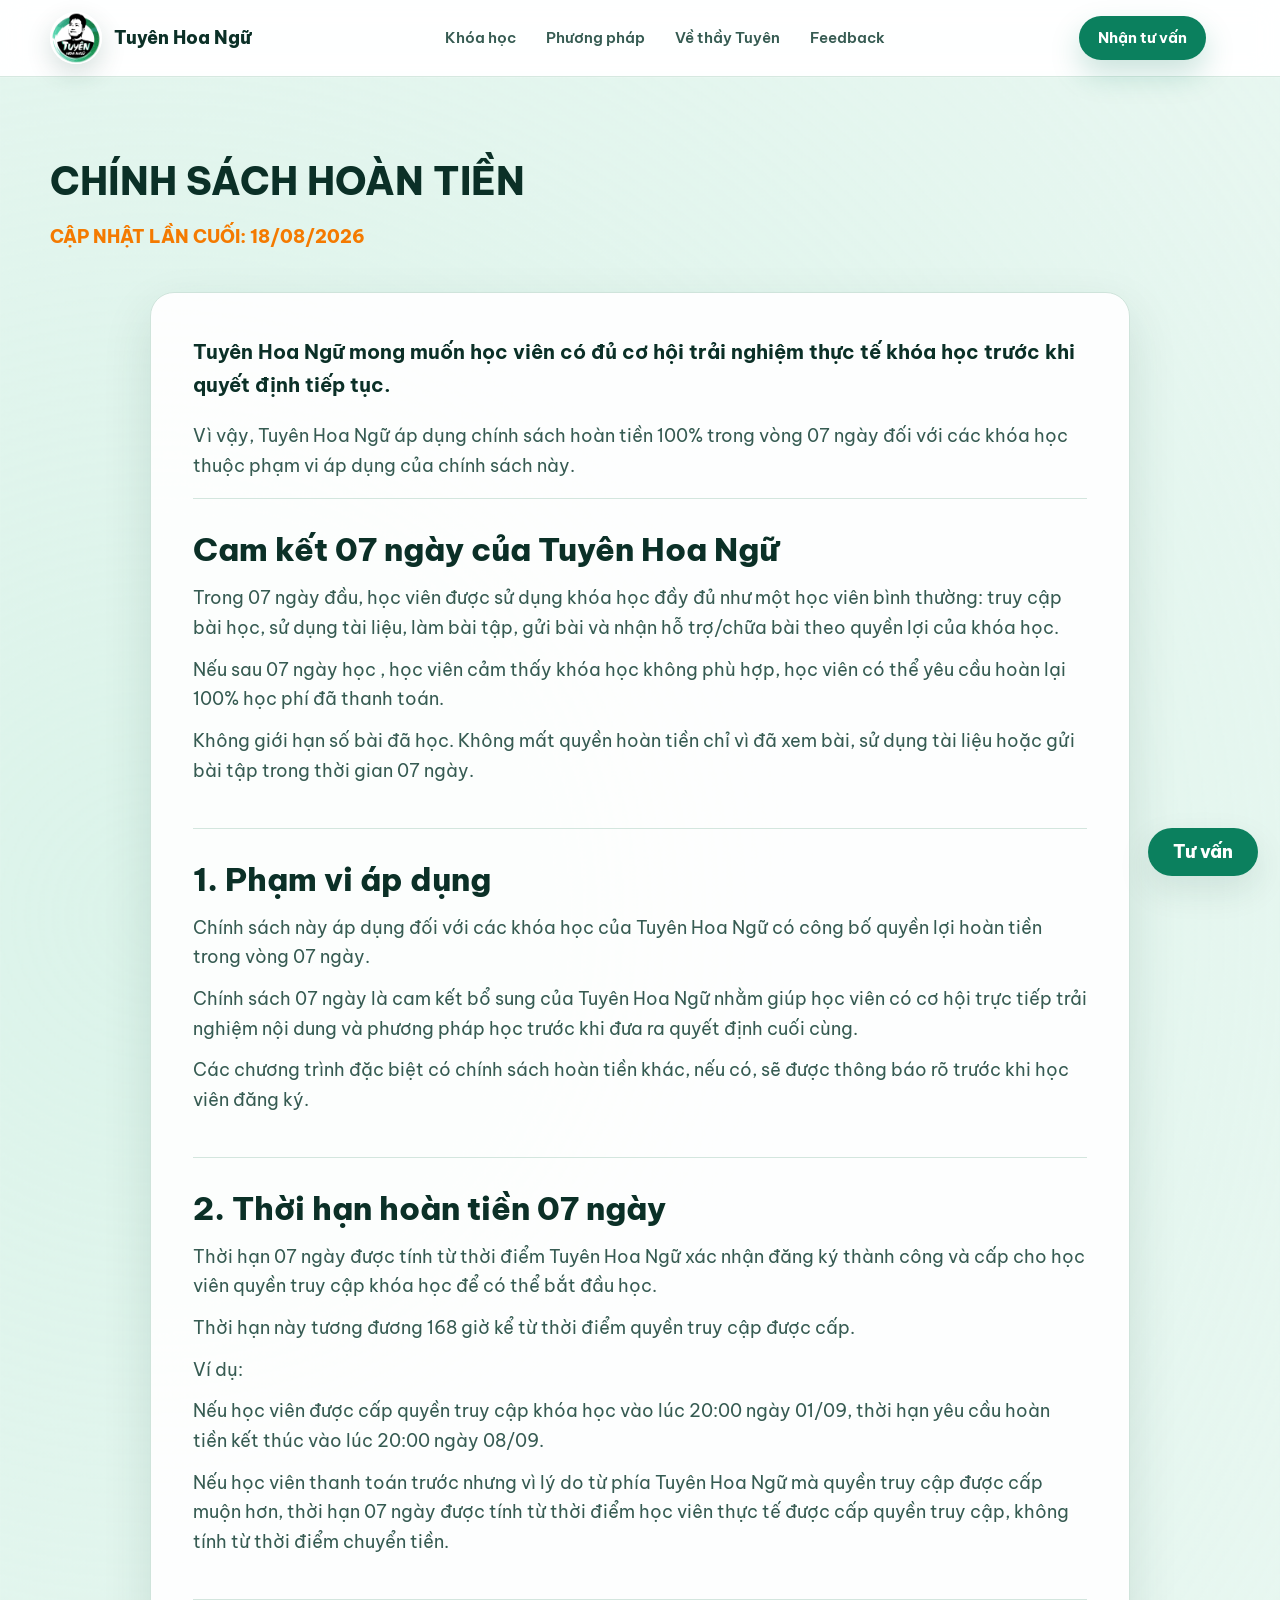
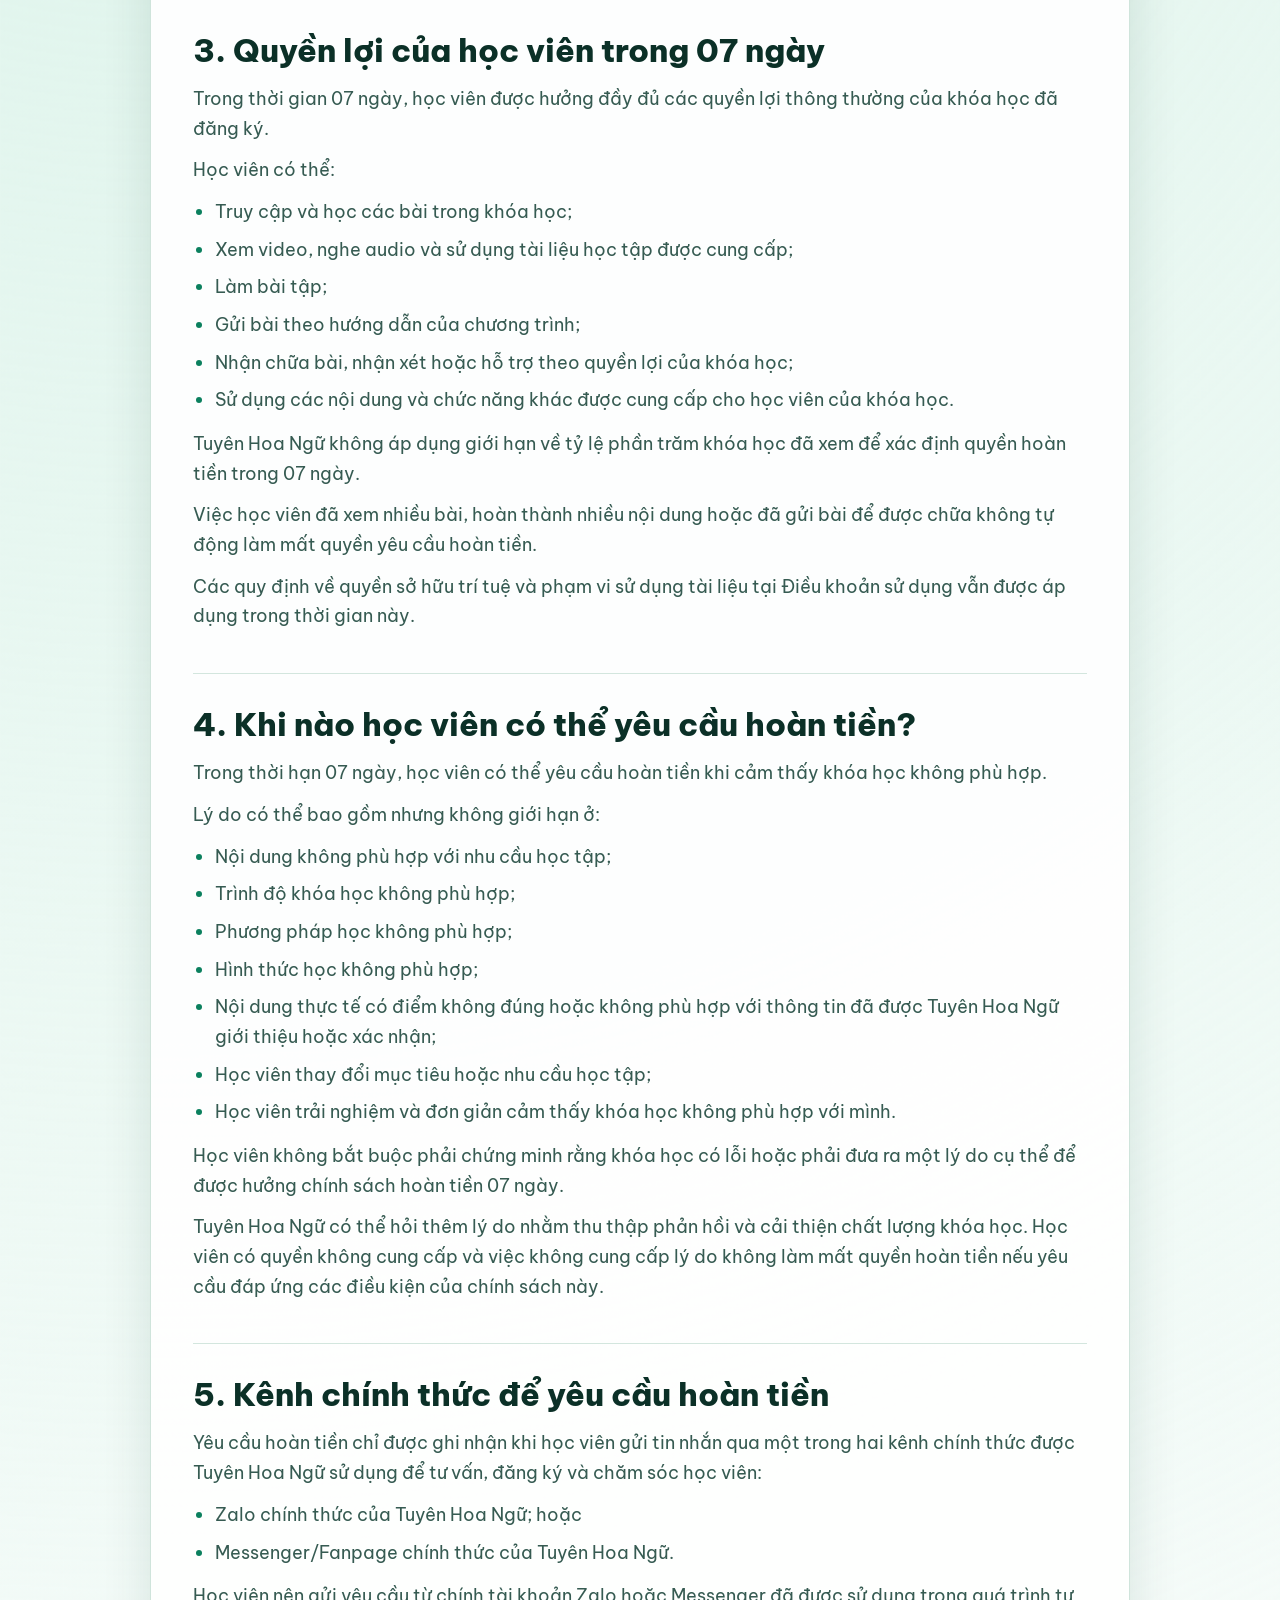
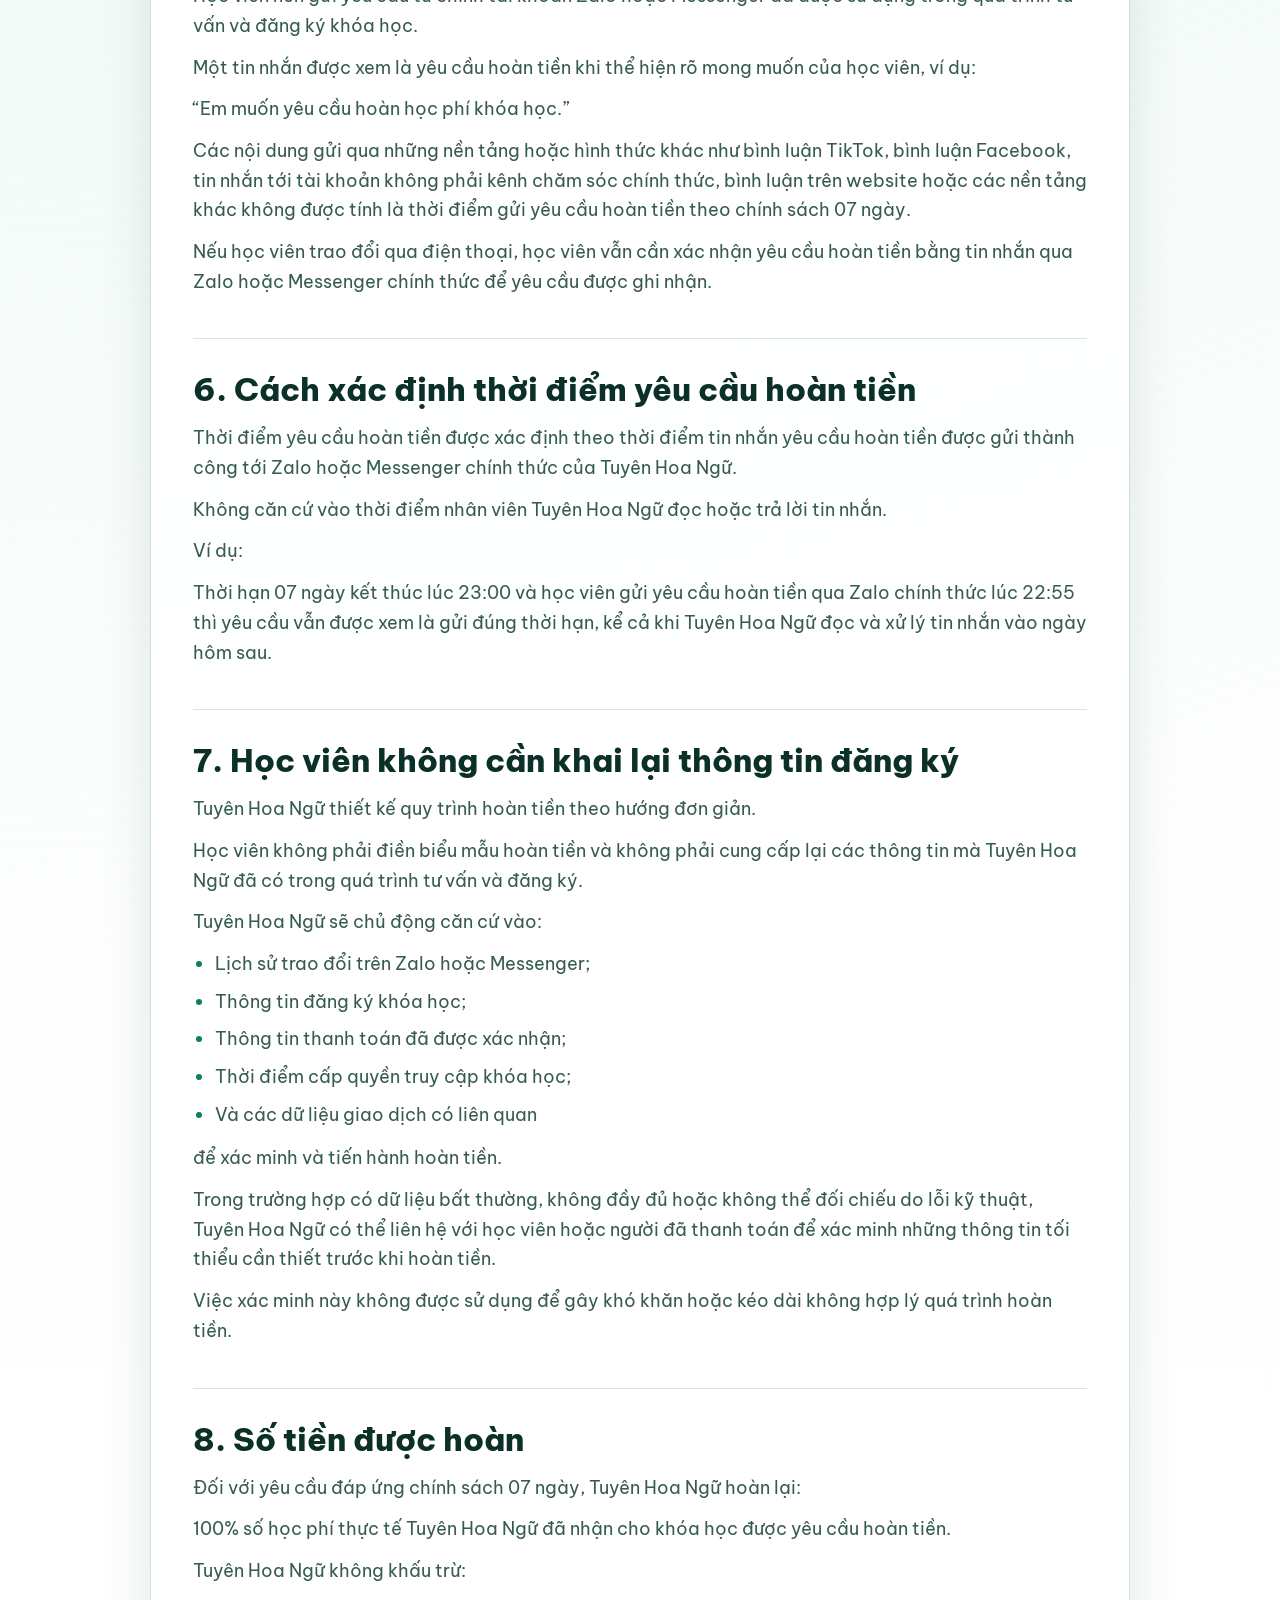
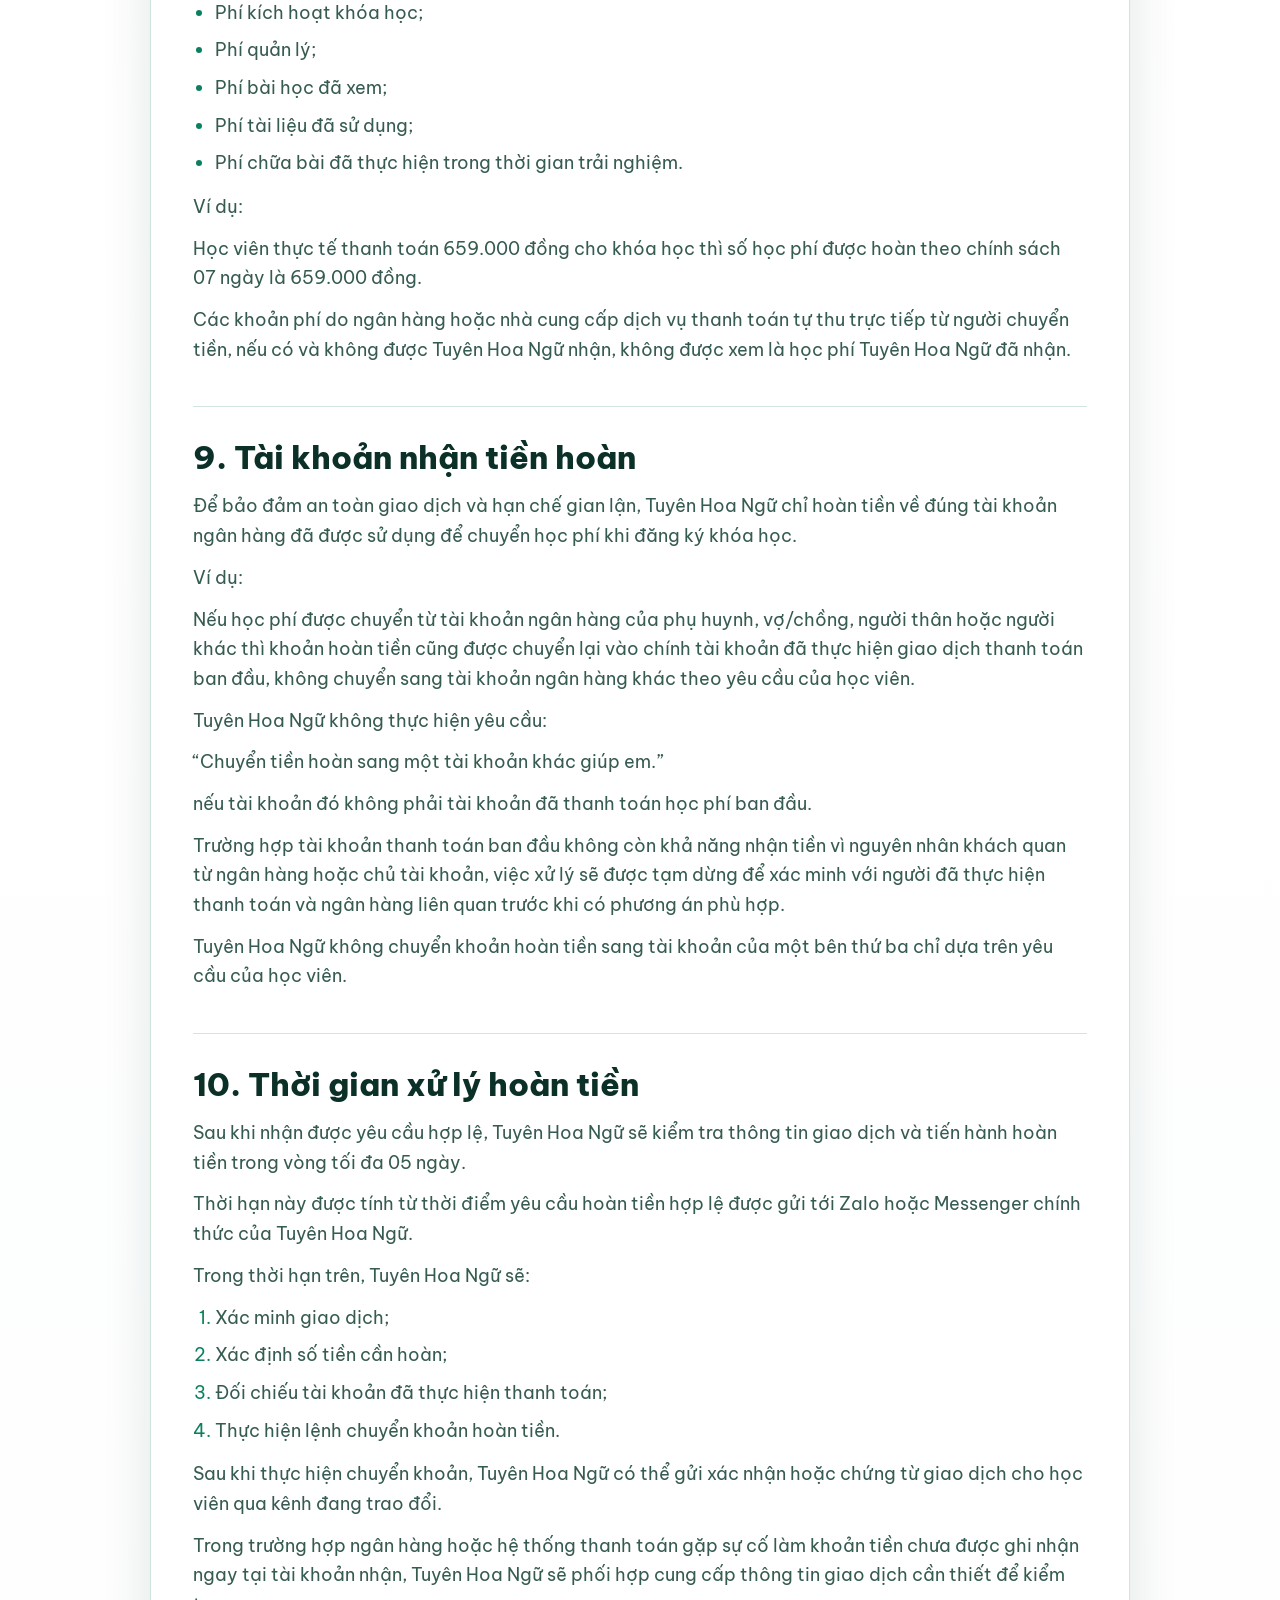
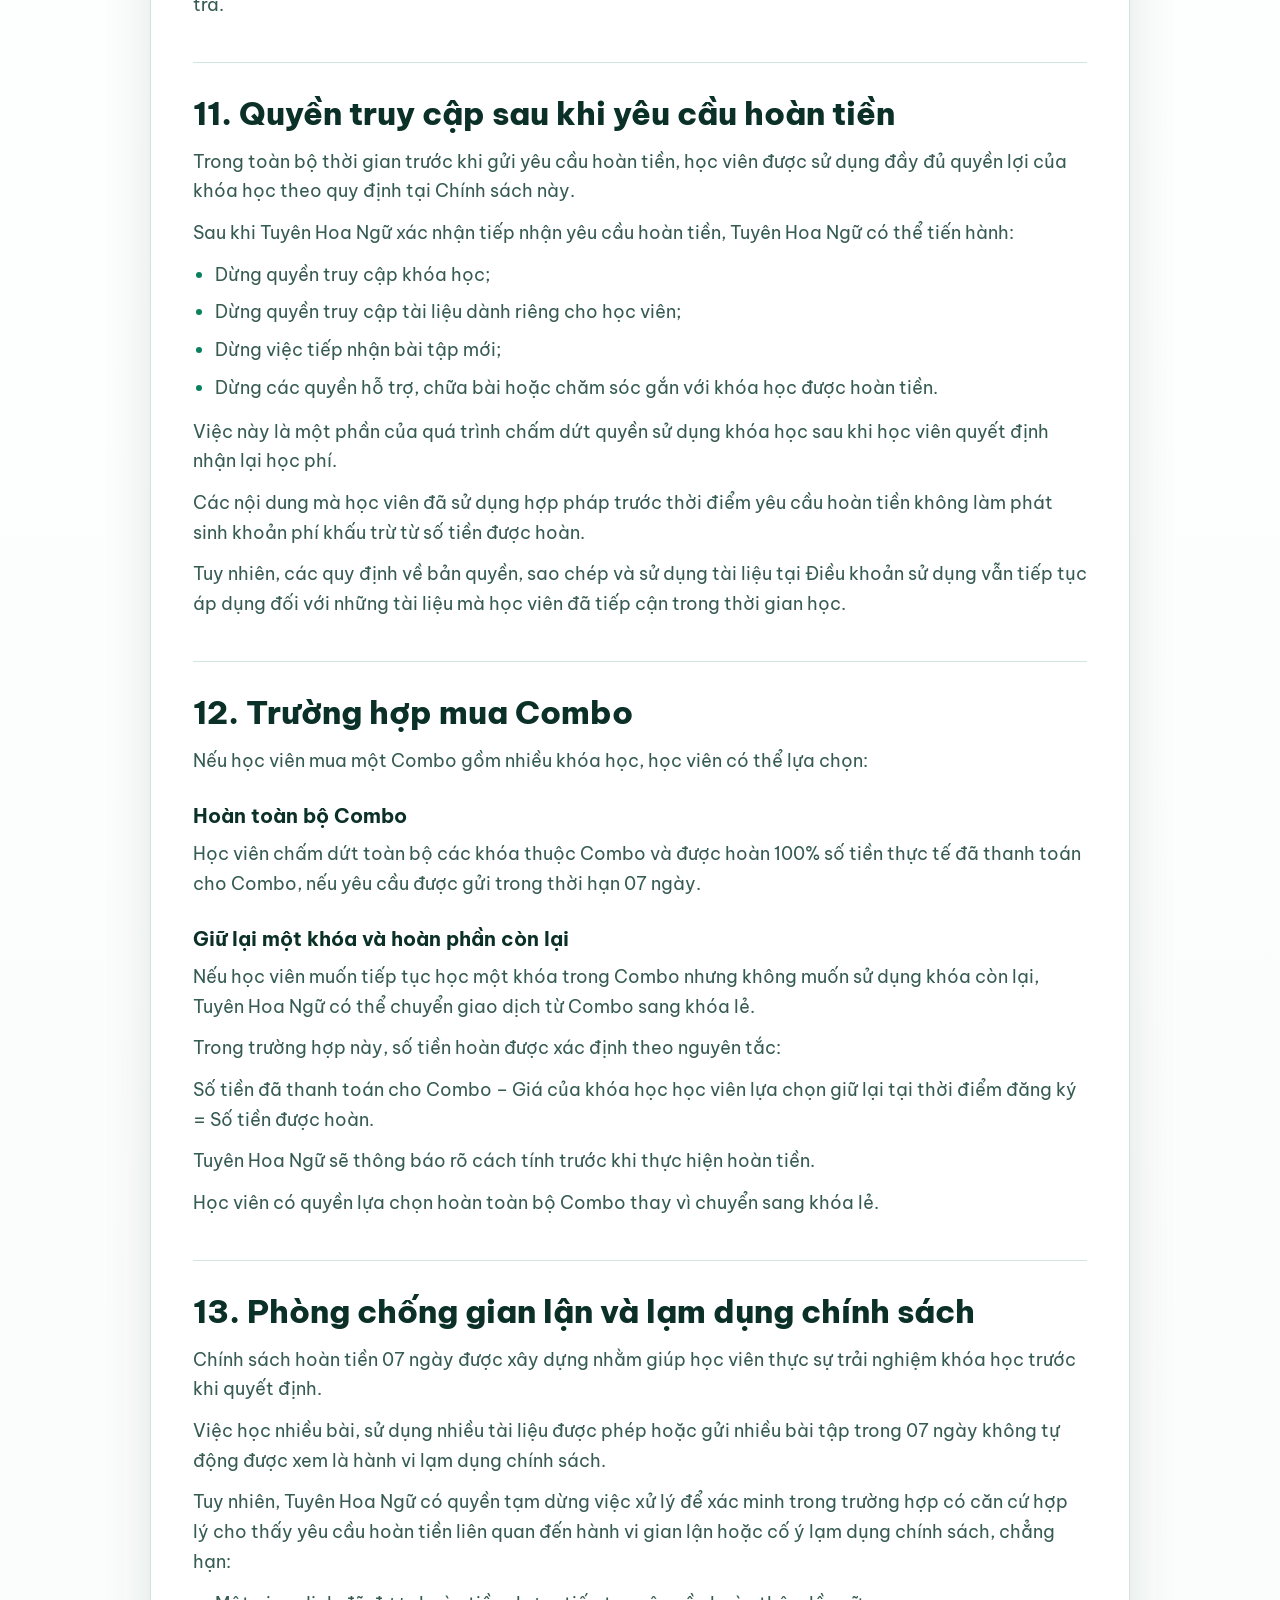
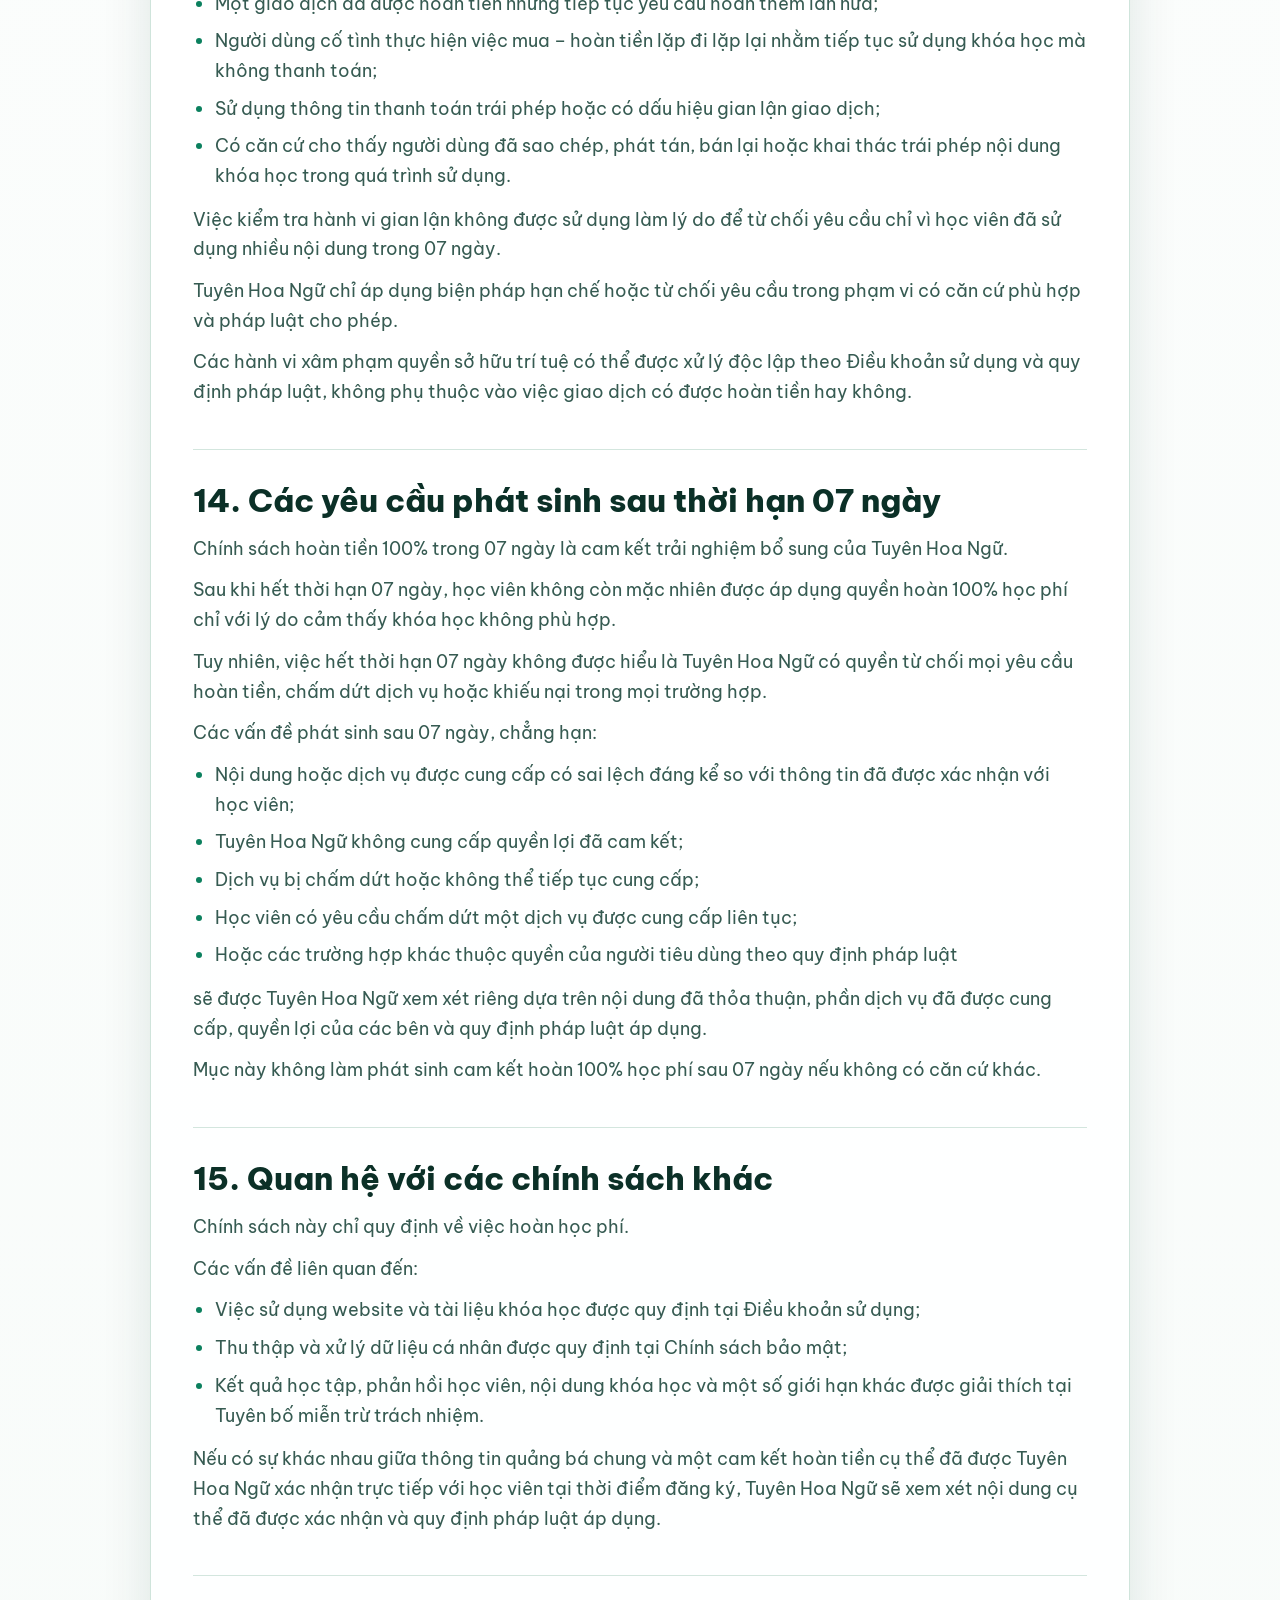
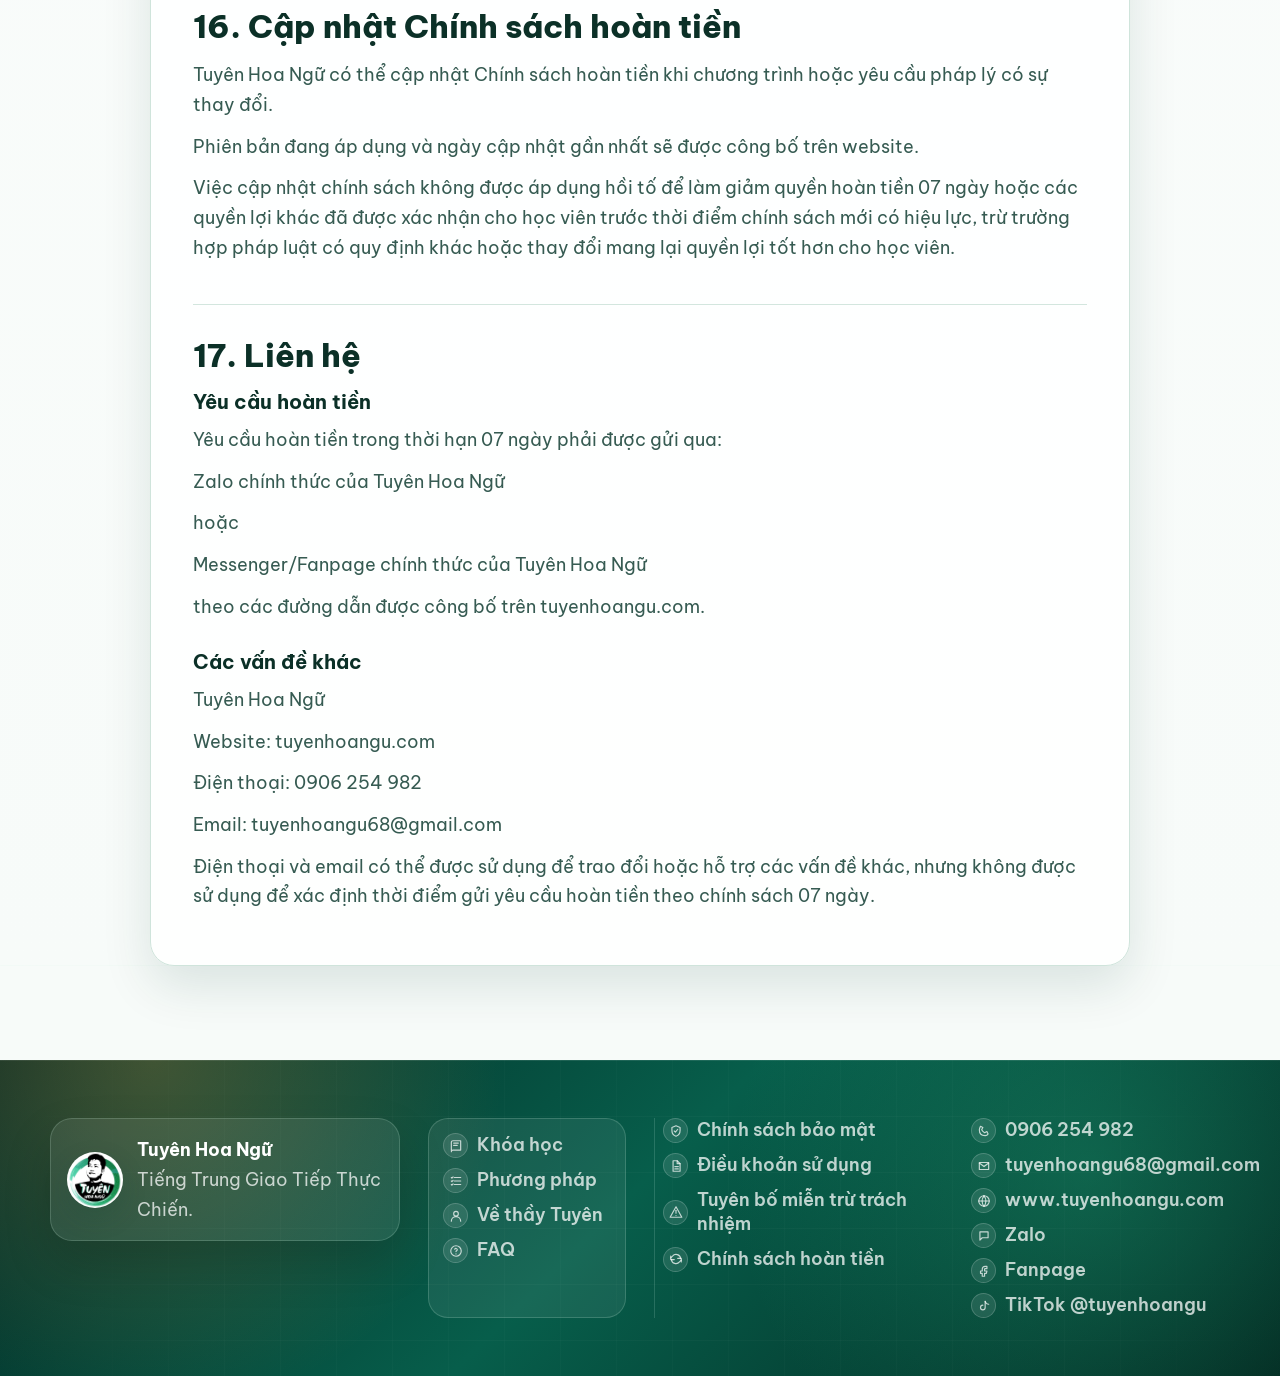
<file: chinh-sach-hoan-tien/index.html>
<!doctype html>
<html lang="vi">
  <head>
    <meta charset="UTF-8" />
    <meta name="viewport" content="width=device-width, initial-scale=1.0" />
    <title>Chính Sách Hoàn Tiền | Tuyên Hoa Ngữ</title>
    <meta
      name="description"
      content="Chính sách hoàn tiền 100% trong vòng 07 ngày đối với các khóa học thuộc phạm vi áp dụng của Tuyên Hoa Ngữ."
    />
    <link rel="canonical" href="https://tuyenhoangu.com/chinh-sach-hoan-tien/" />
    <link rel="icon" href="/favicon.ico" sizes="any" />
    <link rel="icon" type="image/png" sizes="48x48" href="/favicon-48x48.png" />
    <link rel="icon" type="image/png" sizes="192x192" href="/favicon-192x192.png" />
    <link rel="apple-touch-icon" href="/apple-touch-icon.png" />
    <link rel="manifest" href="/site.webmanifest" />
    <meta name="theme-color" content="#0B805E" />
    <link rel="preconnect" href="https://fonts.googleapis.com" />
    <link rel="preconnect" href="https://fonts.gstatic.com" crossorigin />
    <link
      href="https://fonts.googleapis.com/css2?family=Be+Vietnam+Pro:wght@400;500;600;700;800&display=swap"
      rel="stylesheet"
    />
    <link rel="stylesheet" href="/styles.css?v=20260818-7" />
  </head>
  <body class="legal-page">
    <header class="site-header">
      <a class="brand" href="/">
        <img src="/brand/tuyen-hoa-ngu-logo.webp" alt="Logo Tuyên Hoa Ngữ" width="52" height="52" />
        <span>Tuyên Hoa Ngữ</span>
      </a>
      <nav class="main-nav" aria-label="Điều hướng chính">
        <a href="/#courses">Khóa học</a>
        <a href="/#method">Phương pháp</a>
        <a href="/#teacher">Về thầy Tuyên</a>
        <a href="/#feedback">Feedback</a>
      </nav>
      <a class="btn btn-primary btn-small" href="/#contact-options" data-consultation-cta data-interest="general">Nhận tư vấn</a>
      <button class="menu-toggle" type="button" aria-label="Mở menu" aria-expanded="false">
        <span></span><span></span><span></span>
      </button>
    </header>

    <div class="mobile-menu" aria-hidden="true">
      <div class="mobile-menu__panel">
        <div class="mobile-menu__top">
          <strong>Tuyên Hoa Ngữ</strong>
          <button class="menu-close" type="button" aria-label="Đóng menu">×</button>
        </div>
        <nav>
          <a href="/">Trang chủ</a>
          <a href="/#courses">Khóa học</a>
          <a href="/#method">Phương pháp</a>
          <a href="/#feedback">Feedback</a>
        </nav>
      </div>
    </div>

    <main>
      <section class="legal-hero section-shell">
        <h1>CHÍNH SÁCH HOÀN TIỀN</h1>
        <p>Cập nhật lần cuối: 18/08/2026</p>
      </section>

      <article class="legal-document section-shell">
        <p>Tuyên Hoa Ngữ mong muốn học viên có đủ cơ hội trải nghiệm thực tế khóa học trước khi quyết định tiếp tục.</p>
        <p>Vì vậy, Tuyên Hoa Ngữ áp dụng chính sách hoàn tiền 100% trong vòng 07 ngày đối với các khóa học thuộc phạm vi áp dụng của chính sách này.</p>

        <section class="legal-section">
          <h2>Cam kết 07 ngày của Tuyên Hoa Ngữ</h2>
          <p>Trong 07 ngày đầu, học viên được sử dụng khóa học đầy đủ như một học viên bình thường: truy cập bài học, sử dụng tài liệu, làm bài tập, gửi bài và nhận hỗ trợ/chữa bài theo quyền lợi của khóa học.</p>
          <p>Nếu sau 07 ngày học , học viên cảm thấy khóa học không phù hợp, học viên có thể yêu cầu hoàn lại 100% học phí đã thanh toán.</p>
          <p>Không giới hạn số bài đã học. Không mất quyền hoàn tiền chỉ vì đã xem bài, sử dụng tài liệu hoặc gửi bài tập trong thời gian 07 ngày.</p>
        </section>

        <section class="legal-section">
          <h2>1. Phạm vi áp dụng</h2>
          <p>Chính sách này áp dụng đối với các khóa học của Tuyên Hoa Ngữ có công bố quyền lợi hoàn tiền trong vòng 07 ngày.</p>
          <p>Chính sách 07 ngày là cam kết bổ sung của Tuyên Hoa Ngữ nhằm giúp học viên có cơ hội trực tiếp trải nghiệm nội dung và phương pháp học trước khi đưa ra quyết định cuối cùng.</p>
          <p>Các chương trình đặc biệt có chính sách hoàn tiền khác, nếu có, sẽ được thông báo rõ trước khi học viên đăng ký.</p>
        </section>

        <section class="legal-section">
          <h2>2. Thời hạn hoàn tiền 07 ngày</h2>
          <p>Thời hạn 07 ngày được tính từ thời điểm Tuyên Hoa Ngữ xác nhận đăng ký thành công và cấp cho học viên quyền truy cập khóa học để có thể bắt đầu học.</p>
          <p>Thời hạn này tương đương 168 giờ kể từ thời điểm quyền truy cập được cấp.</p>
          <p>Ví dụ:</p>
          <p>Nếu học viên được cấp quyền truy cập khóa học vào lúc 20:00 ngày 01/09, thời hạn yêu cầu hoàn tiền kết thúc vào lúc 20:00 ngày 08/09.</p>
          <p>Nếu học viên thanh toán trước nhưng vì lý do từ phía Tuyên Hoa Ngữ mà quyền truy cập được cấp muộn hơn, thời hạn 07 ngày được tính từ thời điểm học viên thực tế được cấp quyền truy cập, không tính từ thời điểm chuyển tiền.</p>
        </section>

        <section class="legal-section">
          <h2>3. Quyền lợi của học viên trong 07 ngày</h2>
          <p>Trong thời gian 07 ngày, học viên được hưởng đầy đủ các quyền lợi thông thường của khóa học đã đăng ký.</p>
          <p>Học viên có thể:</p>
          <ul class="legal-list">
            <li>Truy cập và học các bài trong khóa học;</li>
            <li>Xem video, nghe audio và sử dụng tài liệu học tập được cung cấp;</li>
            <li>Làm bài tập;</li>
            <li>Gửi bài theo hướng dẫn của chương trình;</li>
            <li>Nhận chữa bài, nhận xét hoặc hỗ trợ theo quyền lợi của khóa học;</li>
            <li>Sử dụng các nội dung và chức năng khác được cung cấp cho học viên của khóa học.</li>
          </ul>
          <p>Tuyên Hoa Ngữ không áp dụng giới hạn về tỷ lệ phần trăm khóa học đã xem để xác định quyền hoàn tiền trong 07 ngày.</p>
          <p>Việc học viên đã xem nhiều bài, hoàn thành nhiều nội dung hoặc đã gửi bài để được chữa không tự động làm mất quyền yêu cầu hoàn tiền.</p>
          <p>Các quy định về quyền sở hữu trí tuệ và phạm vi sử dụng tài liệu tại Điều khoản sử dụng vẫn được áp dụng trong thời gian này.</p>
        </section>

        <section class="legal-section">
          <h2>4. Khi nào học viên có thể yêu cầu hoàn tiền?</h2>
          <p>Trong thời hạn 07 ngày, học viên có thể yêu cầu hoàn tiền khi cảm thấy khóa học không phù hợp.</p>
          <p>Lý do có thể bao gồm nhưng không giới hạn ở:</p>
          <ul class="legal-list">
            <li>Nội dung không phù hợp với nhu cầu học tập;</li>
            <li>Trình độ khóa học không phù hợp;</li>
            <li>Phương pháp học không phù hợp;</li>
            <li>Hình thức học không phù hợp;</li>
            <li>Nội dung thực tế có điểm không đúng hoặc không phù hợp với thông tin đã được Tuyên Hoa Ngữ giới thiệu hoặc xác nhận;</li>
            <li>Học viên thay đổi mục tiêu hoặc nhu cầu học tập;</li>
            <li>Học viên trải nghiệm và đơn giản cảm thấy khóa học không phù hợp với mình.</li>
          </ul>
          <p>Học viên không bắt buộc phải chứng minh rằng khóa học có lỗi hoặc phải đưa ra một lý do cụ thể để được hưởng chính sách hoàn tiền 07 ngày.</p>
          <p>Tuyên Hoa Ngữ có thể hỏi thêm lý do nhằm thu thập phản hồi và cải thiện chất lượng khóa học. Học viên có quyền không cung cấp và việc không cung cấp lý do không làm mất quyền hoàn tiền nếu yêu cầu đáp ứng các điều kiện của chính sách này.</p>
        </section>

        <section class="legal-section">
          <h2>5. Kênh chính thức để yêu cầu hoàn tiền</h2>
          <p>Yêu cầu hoàn tiền chỉ được ghi nhận khi học viên gửi tin nhắn qua một trong hai kênh chính thức được Tuyên Hoa Ngữ sử dụng để tư vấn, đăng ký và chăm sóc học viên:</p>
          <ul class="legal-list">
            <li>Zalo chính thức của Tuyên Hoa Ngữ; hoặc</li>
            <li>Messenger/Fanpage chính thức của Tuyên Hoa Ngữ.</li>
          </ul>
          <p>Học viên nên gửi yêu cầu từ chính tài khoản Zalo hoặc Messenger đã được sử dụng trong quá trình tư vấn và đăng ký khóa học.</p>
          <p>Một tin nhắn được xem là yêu cầu hoàn tiền khi thể hiện rõ mong muốn của học viên, ví dụ:</p>
          <p>“Em muốn yêu cầu hoàn học phí khóa học.”</p>
          <p>Các nội dung gửi qua những nền tảng hoặc hình thức khác như bình luận TikTok, bình luận Facebook, tin nhắn tới tài khoản không phải kênh chăm sóc chính thức, bình luận trên website hoặc các nền tảng khác không được tính là thời điểm gửi yêu cầu hoàn tiền theo chính sách 07 ngày.</p>
          <p>Nếu học viên trao đổi qua điện thoại, học viên vẫn cần xác nhận yêu cầu hoàn tiền bằng tin nhắn qua Zalo hoặc Messenger chính thức để yêu cầu được ghi nhận.</p>
        </section>

        <section class="legal-section">
          <h2>6. Cách xác định thời điểm yêu cầu hoàn tiền</h2>
          <p>Thời điểm yêu cầu hoàn tiền được xác định theo thời điểm tin nhắn yêu cầu hoàn tiền được gửi thành công tới Zalo hoặc Messenger chính thức của Tuyên Hoa Ngữ.</p>
          <p>Không căn cứ vào thời điểm nhân viên Tuyên Hoa Ngữ đọc hoặc trả lời tin nhắn.</p>
          <p>Ví dụ:</p>
          <p>Thời hạn 07 ngày kết thúc lúc 23:00 và học viên gửi yêu cầu hoàn tiền qua Zalo chính thức lúc 22:55 thì yêu cầu vẫn được xem là gửi đúng thời hạn, kể cả khi Tuyên Hoa Ngữ đọc và xử lý tin nhắn vào ngày hôm sau.</p>
        </section>

        <section class="legal-section">
          <h2>7. Học viên không cần khai lại thông tin đăng ký</h2>
          <p>Tuyên Hoa Ngữ thiết kế quy trình hoàn tiền theo hướng đơn giản.</p>
          <p>Học viên không phải điền biểu mẫu hoàn tiền và không phải cung cấp lại các thông tin mà Tuyên Hoa Ngữ đã có trong quá trình tư vấn và đăng ký.</p>
          <p>Tuyên Hoa Ngữ sẽ chủ động căn cứ vào:</p>
          <ul class="legal-list">
            <li>Lịch sử trao đổi trên Zalo hoặc Messenger;</li>
            <li>Thông tin đăng ký khóa học;</li>
            <li>Thông tin thanh toán đã được xác nhận;</li>
            <li>Thời điểm cấp quyền truy cập khóa học;</li>
            <li>Và các dữ liệu giao dịch có liên quan</li>
          </ul>
          <p>để xác minh và tiến hành hoàn tiền.</p>
          <p>Trong trường hợp có dữ liệu bất thường, không đầy đủ hoặc không thể đối chiếu do lỗi kỹ thuật, Tuyên Hoa Ngữ có thể liên hệ với học viên hoặc người đã thanh toán để xác minh những thông tin tối thiểu cần thiết trước khi hoàn tiền.</p>
          <p>Việc xác minh này không được sử dụng để gây khó khăn hoặc kéo dài không hợp lý quá trình hoàn tiền.</p>
        </section>

        <section class="legal-section">
          <h2>8. Số tiền được hoàn</h2>
          <p>Đối với yêu cầu đáp ứng chính sách 07 ngày, Tuyên Hoa Ngữ hoàn lại:</p>
          <p>100% số học phí thực tế Tuyên Hoa Ngữ đã nhận cho khóa học được yêu cầu hoàn tiền.</p>
          <p>Tuyên Hoa Ngữ không khấu trừ:</p>
          <ul class="legal-list">
            <li>Phí kích hoạt khóa học;</li>
            <li>Phí quản lý;</li>
            <li>Phí bài học đã xem;</li>
            <li>Phí tài liệu đã sử dụng;</li>
            <li>Phí chữa bài đã thực hiện trong thời gian trải nghiệm.</li>
          </ul>
          <p>Ví dụ:</p>
          <p>Học viên thực tế thanh toán 659.000 đồng cho khóa học thì số học phí được hoàn theo chính sách 07 ngày là 659.000 đồng.</p>
          <p>Các khoản phí do ngân hàng hoặc nhà cung cấp dịch vụ thanh toán tự thu trực tiếp từ người chuyển tiền, nếu có và không được Tuyên Hoa Ngữ nhận, không được xem là học phí Tuyên Hoa Ngữ đã nhận.</p>
        </section>

        <section class="legal-section">
          <h2>9. Tài khoản nhận tiền hoàn</h2>
          <p>Để bảo đảm an toàn giao dịch và hạn chế gian lận, Tuyên Hoa Ngữ chỉ hoàn tiền về đúng tài khoản ngân hàng đã được sử dụng để chuyển học phí khi đăng ký khóa học.</p>
          <p>Ví dụ:</p>
          <p>Nếu học phí được chuyển từ tài khoản ngân hàng của phụ huynh, vợ/chồng, người thân hoặc người khác thì khoản hoàn tiền cũng được chuyển lại vào chính tài khoản đã thực hiện giao dịch thanh toán ban đầu, không chuyển sang tài khoản ngân hàng khác theo yêu cầu của học viên.</p>
          <p>Tuyên Hoa Ngữ không thực hiện yêu cầu:</p>
          <p>“Chuyển tiền hoàn sang một tài khoản khác giúp em.”</p>
          <p>nếu tài khoản đó không phải tài khoản đã thanh toán học phí ban đầu.</p>
          <p>Trường hợp tài khoản thanh toán ban đầu không còn khả năng nhận tiền vì nguyên nhân khách quan từ ngân hàng hoặc chủ tài khoản, việc xử lý sẽ được tạm dừng để xác minh với người đã thực hiện thanh toán và ngân hàng liên quan trước khi có phương án phù hợp.</p>
          <p>Tuyên Hoa Ngữ không chuyển khoản hoàn tiền sang tài khoản của một bên thứ ba chỉ dựa trên yêu cầu của học viên.</p>
        </section>

        <section class="legal-section">
          <h2>10. Thời gian xử lý hoàn tiền</h2>
          <p>Sau khi nhận được yêu cầu hợp lệ, Tuyên Hoa Ngữ sẽ kiểm tra thông tin giao dịch và tiến hành hoàn tiền trong vòng tối đa 05 ngày.</p>
          <p>Thời hạn này được tính từ thời điểm yêu cầu hoàn tiền hợp lệ được gửi tới Zalo hoặc Messenger chính thức của Tuyên Hoa Ngữ.</p>
          <p>Trong thời hạn trên, Tuyên Hoa Ngữ sẽ:</p>
          <ol class="legal-list">
            <li>Xác minh giao dịch;</li>
            <li>Xác định số tiền cần hoàn;</li>
            <li>Đối chiếu tài khoản đã thực hiện thanh toán;</li>
            <li>Thực hiện lệnh chuyển khoản hoàn tiền.</li>
          </ol>
          <p>Sau khi thực hiện chuyển khoản, Tuyên Hoa Ngữ có thể gửi xác nhận hoặc chứng từ giao dịch cho học viên qua kênh đang trao đổi.</p>
          <p>Trong trường hợp ngân hàng hoặc hệ thống thanh toán gặp sự cố làm khoản tiền chưa được ghi nhận ngay tại tài khoản nhận, Tuyên Hoa Ngữ sẽ phối hợp cung cấp thông tin giao dịch cần thiết để kiểm tra.</p>
        </section>

        <section class="legal-section">
          <h2>11. Quyền truy cập sau khi yêu cầu hoàn tiền</h2>
          <p>Trong toàn bộ thời gian trước khi gửi yêu cầu hoàn tiền, học viên được sử dụng đầy đủ quyền lợi của khóa học theo quy định tại Chính sách này.</p>
          <p>Sau khi Tuyên Hoa Ngữ xác nhận tiếp nhận yêu cầu hoàn tiền, Tuyên Hoa Ngữ có thể tiến hành:</p>
          <ul class="legal-list">
            <li>Dừng quyền truy cập khóa học;</li>
            <li>Dừng quyền truy cập tài liệu dành riêng cho học viên;</li>
            <li>Dừng việc tiếp nhận bài tập mới;</li>
            <li>Dừng các quyền hỗ trợ, chữa bài hoặc chăm sóc gắn với khóa học được hoàn tiền.</li>
          </ul>
          <p>Việc này là một phần của quá trình chấm dứt quyền sử dụng khóa học sau khi học viên quyết định nhận lại học phí.</p>
          <p>Các nội dung mà học viên đã sử dụng hợp pháp trước thời điểm yêu cầu hoàn tiền không làm phát sinh khoản phí khấu trừ từ số tiền được hoàn.</p>
          <p>Tuy nhiên, các quy định về bản quyền, sao chép và sử dụng tài liệu tại Điều khoản sử dụng vẫn tiếp tục áp dụng đối với những tài liệu mà học viên đã tiếp cận trong thời gian học.</p>
        </section>

        <section class="legal-section">
          <h2>12. Trường hợp mua Combo</h2>
          <p>Nếu học viên mua một Combo gồm nhiều khóa học, học viên có thể lựa chọn:</p>
          <h3>Hoàn toàn bộ Combo</h3>
          <p>Học viên chấm dứt toàn bộ các khóa thuộc Combo và được hoàn 100% số tiền thực tế đã thanh toán cho Combo, nếu yêu cầu được gửi trong thời hạn 07 ngày.</p>
          <h3>Giữ lại một khóa và hoàn phần còn lại</h3>
          <p>Nếu học viên muốn tiếp tục học một khóa trong Combo nhưng không muốn sử dụng khóa còn lại, Tuyên Hoa Ngữ có thể chuyển giao dịch từ Combo sang khóa lẻ.</p>
          <p>Trong trường hợp này, số tiền hoàn được xác định theo nguyên tắc:</p>
          <p>Số tiền đã thanh toán cho Combo – Giá của khóa học học viên lựa chọn giữ lại tại thời điểm đăng ký = Số tiền được hoàn.</p>
          <p>Tuyên Hoa Ngữ sẽ thông báo rõ cách tính trước khi thực hiện hoàn tiền.</p>
          <p>Học viên có quyền lựa chọn hoàn toàn bộ Combo thay vì chuyển sang khóa lẻ.</p>
        </section>

        <section class="legal-section">
          <h2>13. Phòng chống gian lận và lạm dụng chính sách</h2>
          <p>Chính sách hoàn tiền 07 ngày được xây dựng nhằm giúp học viên thực sự trải nghiệm khóa học trước khi quyết định.</p>
          <p>Việc học nhiều bài, sử dụng nhiều tài liệu được phép hoặc gửi nhiều bài tập trong 07 ngày không tự động được xem là hành vi lạm dụng chính sách.</p>
          <p>Tuy nhiên, Tuyên Hoa Ngữ có quyền tạm dừng việc xử lý để xác minh trong trường hợp có căn cứ hợp lý cho thấy yêu cầu hoàn tiền liên quan đến hành vi gian lận hoặc cố ý lạm dụng chính sách, chẳng hạn:</p>
          <ul class="legal-list">
            <li>Một giao dịch đã được hoàn tiền nhưng tiếp tục yêu cầu hoàn thêm lần nữa;</li>
            <li>Người dùng cố tình thực hiện việc mua – hoàn tiền lặp đi lặp lại nhằm tiếp tục sử dụng khóa học mà không thanh toán;</li>
            <li>Sử dụng thông tin thanh toán trái phép hoặc có dấu hiệu gian lận giao dịch;</li>
            <li>Có căn cứ cho thấy người dùng đã sao chép, phát tán, bán lại hoặc khai thác trái phép nội dung khóa học trong quá trình sử dụng.</li>
          </ul>
          <p>Việc kiểm tra hành vi gian lận không được sử dụng làm lý do để từ chối yêu cầu chỉ vì học viên đã sử dụng nhiều nội dung trong 07 ngày.</p>
          <p>Tuyên Hoa Ngữ chỉ áp dụng biện pháp hạn chế hoặc từ chối yêu cầu trong phạm vi có căn cứ phù hợp và pháp luật cho phép.</p>
          <p>Các hành vi xâm phạm quyền sở hữu trí tuệ có thể được xử lý độc lập theo Điều khoản sử dụng và quy định pháp luật, không phụ thuộc vào việc giao dịch có được hoàn tiền hay không.</p>
        </section>

        <section class="legal-section">
          <h2>14. Các yêu cầu phát sinh sau thời hạn 07 ngày</h2>
          <p>Chính sách hoàn tiền 100% trong 07 ngày là cam kết trải nghiệm bổ sung của Tuyên Hoa Ngữ.</p>
          <p>Sau khi hết thời hạn 07 ngày, học viên không còn mặc nhiên được áp dụng quyền hoàn 100% học phí chỉ với lý do cảm thấy khóa học không phù hợp.</p>
          <p>Tuy nhiên, việc hết thời hạn 07 ngày không được hiểu là Tuyên Hoa Ngữ có quyền từ chối mọi yêu cầu hoàn tiền, chấm dứt dịch vụ hoặc khiếu nại trong mọi trường hợp.</p>
          <p>Các vấn đề phát sinh sau 07 ngày, chẳng hạn:</p>
          <ul class="legal-list">
            <li>Nội dung hoặc dịch vụ được cung cấp có sai lệch đáng kể so với thông tin đã được xác nhận với học viên;</li>
            <li>Tuyên Hoa Ngữ không cung cấp quyền lợi đã cam kết;</li>
            <li>Dịch vụ bị chấm dứt hoặc không thể tiếp tục cung cấp;</li>
            <li>Học viên có yêu cầu chấm dứt một dịch vụ được cung cấp liên tục;</li>
            <li>Hoặc các trường hợp khác thuộc quyền của người tiêu dùng theo quy định pháp luật</li>
          </ul>
          <p>sẽ được Tuyên Hoa Ngữ xem xét riêng dựa trên nội dung đã thỏa thuận, phần dịch vụ đã được cung cấp, quyền lợi của các bên và quy định pháp luật áp dụng.</p>
          <p>Mục này không làm phát sinh cam kết hoàn 100% học phí sau 07 ngày nếu không có căn cứ khác.</p>
        </section>

        <section class="legal-section">
          <h2>15. Quan hệ với các chính sách khác</h2>
          <p>Chính sách này chỉ quy định về việc hoàn học phí.</p>
          <p>Các vấn đề liên quan đến:</p>
          <ul class="legal-list">
            <li>Việc sử dụng website và tài liệu khóa học được quy định tại Điều khoản sử dụng;</li>
            <li>Thu thập và xử lý dữ liệu cá nhân được quy định tại Chính sách bảo mật;</li>
            <li>Kết quả học tập, phản hồi học viên, nội dung khóa học và một số giới hạn khác được giải thích tại Tuyên bố miễn trừ trách nhiệm.</li>
          </ul>
          <p>Nếu có sự khác nhau giữa thông tin quảng bá chung và một cam kết hoàn tiền cụ thể đã được Tuyên Hoa Ngữ xác nhận trực tiếp với học viên tại thời điểm đăng ký, Tuyên Hoa Ngữ sẽ xem xét nội dung cụ thể đã được xác nhận và quy định pháp luật áp dụng.</p>
        </section>

        <section class="legal-section">
          <h2>16. Cập nhật Chính sách hoàn tiền</h2>
          <p>Tuyên Hoa Ngữ có thể cập nhật Chính sách hoàn tiền khi chương trình hoặc yêu cầu pháp lý có sự thay đổi.</p>
          <p>Phiên bản đang áp dụng và ngày cập nhật gần nhất sẽ được công bố trên website.</p>
          <p>Việc cập nhật chính sách không được áp dụng hồi tố để làm giảm quyền hoàn tiền 07 ngày hoặc các quyền lợi khác đã được xác nhận cho học viên trước thời điểm chính sách mới có hiệu lực, trừ trường hợp pháp luật có quy định khác hoặc thay đổi mang lại quyền lợi tốt hơn cho học viên.</p>
        </section>

        <section class="legal-section">
          <h2>17. Liên hệ</h2>
          <h3>Yêu cầu hoàn tiền</h3>
          <p>Yêu cầu hoàn tiền trong thời hạn 07 ngày phải được gửi qua:</p>
          <p>Zalo chính thức của Tuyên Hoa Ngữ</p>
          <p>hoặc</p>
          <p>Messenger/Fanpage chính thức của Tuyên Hoa Ngữ</p>
          <p>theo các đường dẫn được công bố trên tuyenhoangu.com.</p>
          <h3>Các vấn đề khác</h3>
          <p>Tuyên Hoa Ngữ</p>
          <p>Website: tuyenhoangu.com</p>
          <p>Điện thoại: 0906 254 982</p>
          <p>Email: tuyenhoangu68@gmail.com</p>
          <p>Điện thoại và email có thể được sử dụng để trao đổi hoặc hỗ trợ các vấn đề khác, nhưng không được sử dụng để xác định thời điểm gửi yêu cầu hoàn tiền theo chính sách 07 ngày.</p>
        </section>
      </article>
    </main>

    <aside class="contact-dock" aria-label="Kênh tư vấn nhanh">
      <button class="contact-dock__toggle" type="button" aria-expanded="false" aria-controls="contact-panel">
        Tư vấn
      </button>
      <div class="contact-dock__panel" id="contact-panel" hidden>
        <a href="/#contact-options" data-contact="zalo" data-location="refund_floating_contact">
          <svg viewBox="0 0 24 24" aria-hidden="true"><path d="M5 5h14v10H9l-4 4V5z" /></svg>
          Zalo
        </a>
        <a href="/#contact-options" data-contact="messenger" data-location="refund_floating_contact">
          <svg viewBox="0 0 24 24" aria-hidden="true"><path d="M4 12a8 8 0 1 0 3-6" /><path d="M8 13l3-3 2 2 3-3" /></svg>
          Messenger
        </a>
        <a href="/#contact-options" data-social="facebook" data-location="refund_floating_contact">
          <svg viewBox="0 0 24 24" aria-hidden="true"><path d="M15 8h3V4h-3a5 5 0 0 0-5 5v3H7v4h3v4h4v-4h3l1-4h-4V9a1 1 0 0 1 1-1z" /></svg>
          Fanpage
        </a>
        <a href="/#contact-options" data-contact="phone" data-location="refund_floating_contact">
          <svg viewBox="0 0 24 24" aria-hidden="true"><path d="M6 4l4 2-2 4c1 2 3 4 5 5l4-2 2 4c-1 2-3 3-5 3C8 20 4 16 4 10c0-2 1-4 2-6z" /></svg>
          Gọi điện
        </a>
      </div>
    </aside>

    <footer class="site-footer" id="contact-more">
      <div class="footer-brand">
        <img src="/brand/tuyen-hoa-ngu-logo.webp" width="56" height="56" alt="Logo Tuyên Hoa Ngữ" loading="lazy" />
        <div>
          <strong>Tuyên Hoa Ngữ</strong>
          <p>Tiếng Trung Giao Tiếp Thực Chiến.</p>
        </div>
      </div>
      <nav class="footer-link-group footer-main-links" aria-label="Liên kết nội dung">
        <a href="/#courses"><span class="footer-link-icon" aria-hidden="true"><svg viewBox="0 0 24 24"><path d="M4 19.5V5.8A2.8 2.8 0 0 1 6.8 3H20v16H6.8A2.8 2.8 0 0 0 4 21.8" /><path d="M8 7h8" /><path d="M8 11h6" /></svg></span><span>Khóa học</span></a>
        <a href="/#method"><span class="footer-link-icon" aria-hidden="true"><svg viewBox="0 0 24 24"><path d="M9 6h11" /><path d="M9 12h11" /><path d="M9 18h11" /><path d="M4 6l1 1 2-2" /><path d="M4 12l1 1 2-2" /><path d="M4 18l1 1 2-2" /></svg></span><span>Phương pháp</span></a>
        <a href="/#teacher"><span class="footer-link-icon" aria-hidden="true"><svg viewBox="0 0 24 24"><path d="M12 12a4 4 0 1 0 0-8 4 4 0 0 0 0 8z" /><path d="M4 21a8 8 0 0 1 16 0" /></svg></span><span>Về thầy Tuyên</span></a>
        <a href="/#faq"><span class="footer-link-icon" aria-hidden="true"><svg viewBox="0 0 24 24"><path d="M12 21a9 9 0 1 0 0-18 9 9 0 0 0 0 18z" /><path d="M9.8 9a2.3 2.3 0 0 1 4.4 1c0 1.6-2.2 1.7-2.2 3" /><path d="M12 17h.01" /></svg></span><span>FAQ</span></a>
      </nav>
      <nav class="footer-link-group footer-legal-links" aria-label="Liên kết pháp lý">
        <a href="/chinh-sach-bao-mat"><span class="footer-link-icon" aria-hidden="true"><svg viewBox="0 0 24 24"><path d="M12 3l7 3v5c0 4.7-2.8 8.4-7 10-4.2-1.6-7-5.3-7-10V6l7-3z" /><path d="M9 12l2 2 4-5" /></svg></span><span>Chính sách bảo mật</span></a>
        <a href="/dieu-khoan-su-dung"><span class="footer-link-icon" aria-hidden="true"><svg viewBox="0 0 24 24"><path d="M7 3h7l5 5v13H7z" /><path d="M14 3v5h5" /><path d="M10 13h6" /><path d="M10 17h6" /></svg></span><span>Điều khoản sử dụng</span></a>
        <a href="/mien-tru-trach-nhiem"><span class="footer-link-icon" aria-hidden="true"><svg viewBox="0 0 24 24"><path d="M12 3l10 18H2L12 3z" /><path d="M12 9v5" /><path d="M12 18h.01" /></svg></span><span>Tuyên bố miễn trừ trách nhiệm</span></a>
        <a href="/chinh-sach-hoan-tien"><span class="footer-link-icon" aria-hidden="true"><svg viewBox="0 0 24 24"><path d="M3 7v6h6" /><path d="M21 17v-6h-6" /><path d="M20 11a8 8 0 0 0-14-4L3 10" /><path d="M4 13a8 8 0 0 0 14 4l3-3" /></svg></span><span>Chính sách hoàn tiền</span></a>
      </nav>
      <div class="footer-contact">
        <a href="/#contact-options" data-contact="phone" data-location="footer"><span class="footer-link-icon" aria-hidden="true"><svg viewBox="0 0 24 24"><path d="M6 4l4 2-2 4c1 2 3 4 5 5l4-2 2 4c-1 2-3 3-5 3C8 20 4 16 4 10c0-2 1-4 2-6z" /></svg></span><span>0906 254 982</span></a>
        <a href="mailto:tuyenhoangu68@gmail.com"><span class="footer-link-icon" aria-hidden="true"><svg viewBox="0 0 24 24"><path d="M4 6h16v12H4z" /><path d="M4 7l8 6 8-6" /></svg></span><span>tuyenhoangu68@gmail.com</span></a>
        <a href="https://www.tuyenhoangu.com"><span class="footer-link-icon" aria-hidden="true"><svg viewBox="0 0 24 24"><path d="M12 21a9 9 0 1 0 0-18 9 9 0 0 0 0 18z" /><path d="M3 12h18" /><path d="M12 3a14 14 0 0 1 0 18" /><path d="M12 3a14 14 0 0 0 0 18" /></svg></span><span>www.tuyenhoangu.com</span></a>
        <a href="/#contact-options" data-contact="zalo" data-location="footer"><span class="footer-link-icon" aria-hidden="true"><svg viewBox="0 0 24 24"><path d="M5 5h14v10H9l-4 4V5z" /></svg></span><span>Zalo</span></a>
        <a href="/#contact-options" data-social="facebook"><span class="footer-link-icon" aria-hidden="true"><svg viewBox="0 0 24 24"><path d="M14 8h3V4h-3c-3 0-5 2-5 5v3H6v4h3v5h4v-5h3l1-4h-4V9c0-.6.4-1 1-1z" /></svg></span><span>Fanpage</span></a>
        <a href="/#contact-options" data-social="tiktok"><span class="footer-link-icon" aria-hidden="true"><svg viewBox="0 0 24 24"><path d="M14 4v10.5a4 4 0 1 1-4-4" /><path d="M14 4c1 3 3 5 6 5" /></svg></span><span>TikTok @tuyenhoangu</span></a>
      </div>
    </footer>

    <script src="/contact-config.js"></script>
    <script src="/script.js"></script>
  </body>
</html>
</file>
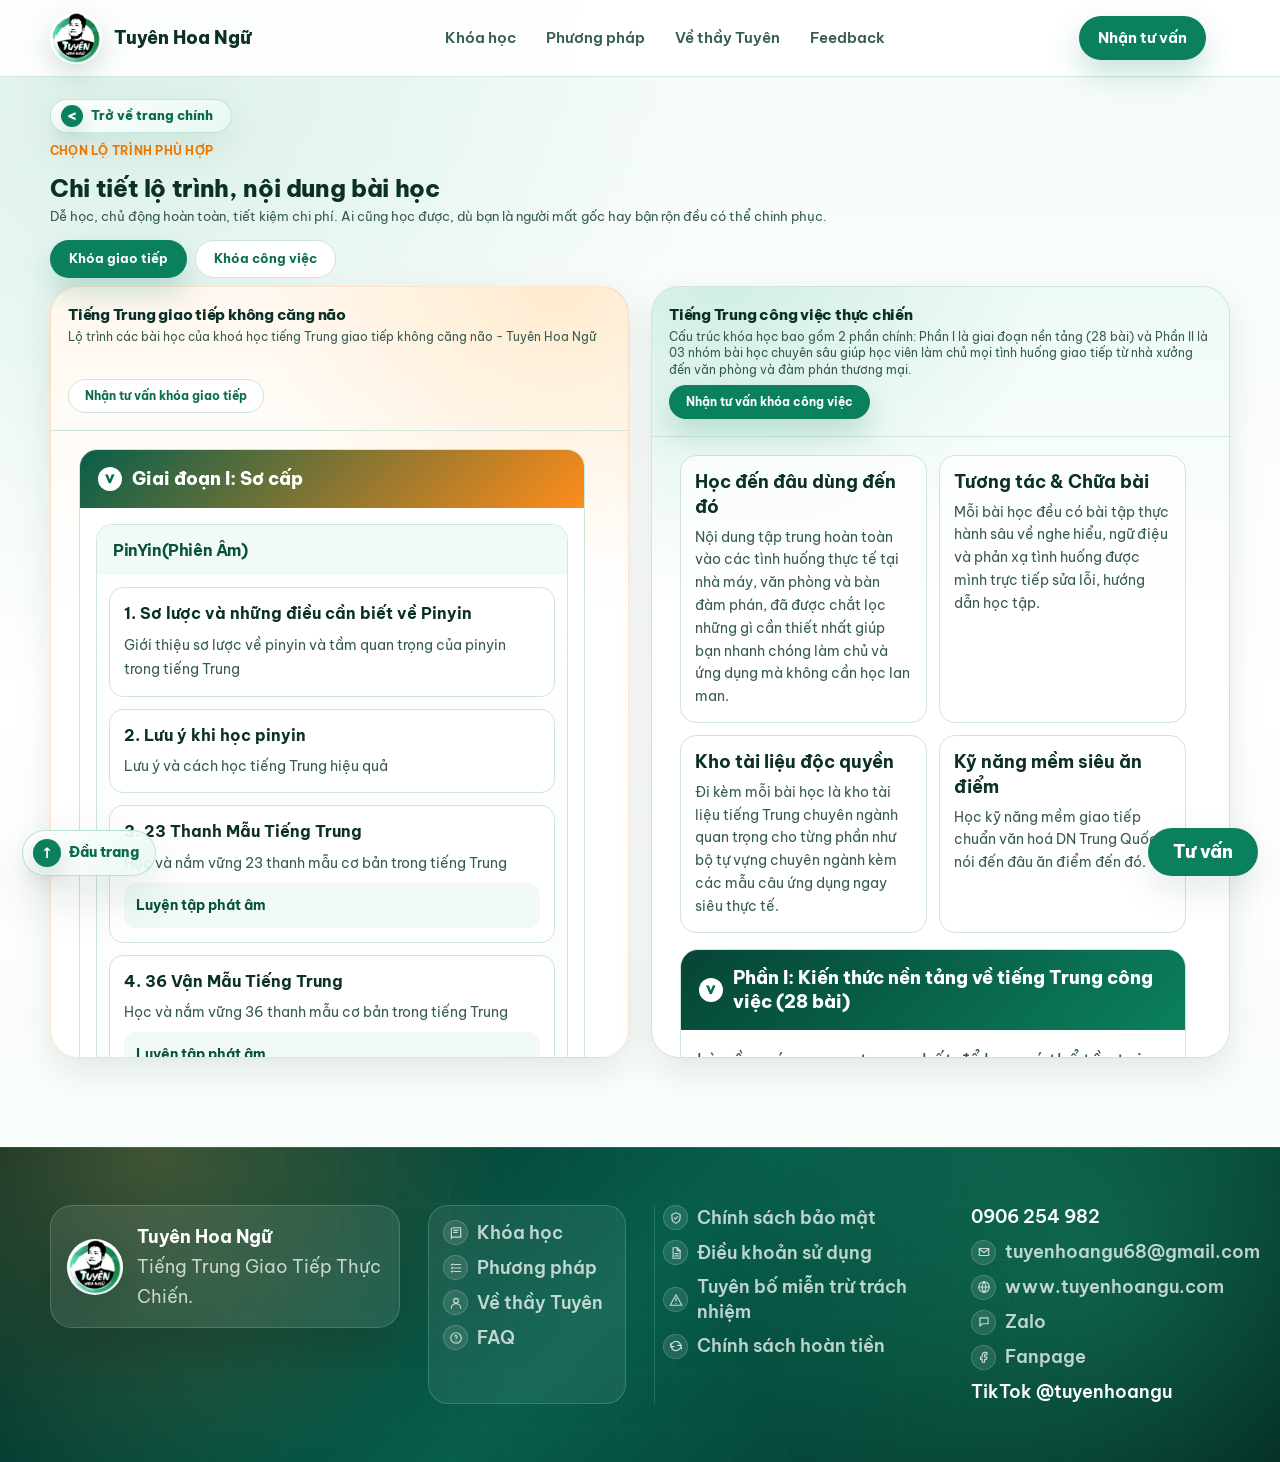
<file: course-details/index.html>
<!doctype html>
<html lang="vi">
  <head>
    <meta charset="UTF-8" />
    <meta name="viewport" content="width=device-width, initial-scale=1.0" />
    <title>Lộ Trình Chi Tiết | Tuyên Hoa Ngữ</title>
    <meta
      name="description"
      content="Lộ trình chi tiết hai khóa học tiếng Trung giao tiếp không căng não và tiếng Trung công việc thực chiến của Tuyên Hoa Ngữ."
    />
    <link rel="canonical" href="https://tuyenhoangu.com/course-details/" />
    <link rel="icon" href="/favicon.ico" sizes="any" />
    <link rel="icon" type="image/png" sizes="48x48" href="/favicon-48x48.png" />
    <link rel="icon" type="image/png" sizes="192x192" href="/favicon-192x192.png" />
    <link rel="apple-touch-icon" href="/apple-touch-icon.png" />
    <link rel="manifest" href="/site.webmanifest" />
    <meta name="theme-color" content="#0B805E" />
    <link rel="preconnect" href="https://fonts.googleapis.com" />
    <link rel="preconnect" href="https://fonts.gstatic.com" crossorigin />
    <link
      href="https://fonts.googleapis.com/css2?family=Be+Vietnam+Pro:wght@400;500;600;700;800&display=swap"
      rel="stylesheet"
    />
    <link rel="stylesheet" href="/styles.css?v=20260818-7" />
  </head>
  <body id="course-top" class="course-details-page">
    <header class="site-header">
      <a class="brand" href="/">
        <img src="/brand/tuyen-hoa-ngu-logo.webp" alt="Logo Tuyên Hoa Ngữ" width="52" height="52" />
        <span>Tuyên Hoa Ngữ</span>
      </a>
      <nav class="main-nav" aria-label="Điều hướng chính">
        <a href="/#courses">Khóa học</a>
        <a href="/#method">Phương pháp</a>
        <a href="/#teacher">Về thầy Tuyên</a>
        <a href="/#feedback">Feedback</a>
      </nav>
      <a class="btn btn-primary btn-small" href="/#contact-options" data-consultation-cta data-interest="general">Nhận tư vấn</a>
      <button class="menu-toggle" type="button" aria-label="Mở menu" aria-expanded="false">
        <span></span><span></span><span></span>
      </button>
    </header>

    <div class="mobile-menu" aria-hidden="true">
      <div class="mobile-menu__panel">
        <div class="mobile-menu__top">
          <strong>Tuyên Hoa Ngữ</strong>
          <button class="menu-close" type="button" aria-label="Đóng menu">×</button>
        </div>
        <nav>
          <a href="/">Trang chủ</a>
          <a href="/#courses">Khóa học</a>
          <a href="/#method">Phương pháp</a>
          <a href="/#feedback">Feedback</a>
        </nav>
      </div>
    </div>

    <main>
      <section class="course-details-hero section-shell">
        <a class="course-back-link" href="/" aria-label="Trở về trang chính">
          <span aria-hidden="true">&lt;</span>
          Trở về trang chính
        </a>
        <p class="eyebrow">Chọn lộ trình phù hợp</p>
        <h1>Chi tiết lộ trình, nội dung bài học</h1>
        <p>
          Dễ học, chủ động hoàn toàn, tiết kiệm chi phí. Ai cũng học được, dù bạn là người mất gốc hay bận rộn đều có thể chinh phục.
        </p>
        <div class="course-details-quicknav" aria-label="Chuyển nhanh">
          <a class="btn btn-primary" href="#communication-course">Khóa giao tiếp</a>
          <a class="btn btn-secondary" href="#work-course">Khóa công việc</a>
        </div>
      </section>

      <section class="course-details-layout section-shell" aria-label="Lộ trình chi tiết hai khóa học">
        <article id="communication-course" class="route-panel route-panel--communication">
          <div class="route-panel__head">
            <h2>Tiếng Trung giao tiếp không căng não</h2>
            <p>Lộ trình các bài học của khoá học tiếng Trung giao tiếp không căng não - Tuyên Hoa Ngữ</p>
            <div class="route-panel__actions">
              <a class="btn btn-secondary" href="/#contact-options">
                Nhận tư vấn khóa giao tiếp
              </a>
            </div>
          </div>

          <div class="route-scroll">
            <details class="route-section" open>
              <summary>Giai đoạn I: Sơ cấp</summary>
              <div class="route-section__body">
                <div class="route-group">
                  <h3>PinYin(Phiên Âm)</h3>
                  <article class="route-lesson"><h4>1. Sơ lược và những điều cần biết về Pinyin</h4><p>Giới thiệu sơ lược về pinyin và tầm quan trọng của pinyin trong tiếng Trung</p></article>
                  <article class="route-lesson"><h4>2. Lưu ý khi học pinyin</h4><p>Lưu ý và cách học tiếng Trung hiệu quả</p></article>
                  <article class="route-lesson"><h4>3. 23 Thanh Mẫu Tiếng Trung</h4><p>Học và nắm vững 23 thanh mẫu cơ bản trong tiếng Trung</p><p class="route-practice">Luyện tập phát âm</p></article>
                  <article class="route-lesson"><h4>4. 36 Vận Mẫu Tiếng Trung</h4><p>Học và nắm vững 36 thanh mẫu cơ bản trong tiếng Trung</p><p class="route-practice">Luyện tập phát âm</p></article>
                  <article class="route-lesson"><h4>5. Thanh Điệu Tiếng Trung</h4><p>Làm quen với 5 thanh điệu trong tiếng Trung</p><p class="route-practice">Luyện tập phát âm</p></article>
                  <article class="route-lesson"><h4>6. Quy Tắc Biến Điệu Tiếng Trung</h4><p>Tìm hiểu về các quy tắc biến điệu trong tiếng Trung</p><p class="route-practice">Luyện tập phát âm</p></article>
                </div>

                <div class="route-group">
                  <h3>Kiến Thức Nền Tảng Cơ Bản</h3>
                  <article class="route-lesson"><h4>1. Giới Thiệu Về Chữ Hán</h4><p>Giới thiệu sơ lược về chữ Hán và cách hình thành - Tìm hiểu nguồn gốc, đặc điểm và quy tắc cấu tạo chữ Hán. Gợi ý phương pháp tự học viết chữ hiệu quả - Mẹo nhớ chữ nhanh, cách luyện viết đều tay.</p><p class="route-practice">Luyện Tập Bộ Thủ - Luyện Viết (Đối với học viên muốn học chữ Hán)</p></article>
                  <article class="route-lesson"><h4>2. Số Đếm Tiếng Trung</h4><p>Cách đọc số trong tiếng Trung và các tình huống thực tế thường dùng đến số đếm như: ngày tháng - tuổi tác - số điện thoại - giá cả - số lượng...</p><p class="route-practice">Luyện Đọc Số Cơ Bản</p></article>
                  <article class="route-lesson"><h4>3. Một Số Kiến Thức Nền Tảng</h4><p>Một số nội dung và kiến thức sẽ được sử dụng xuyên suốt khoá học</p><p class="route-practice">Tự ôn tập</p></article>
                </div>

                <div class="route-group">
                  <h3>Bài Học Theo Chủ Đề</h3>
                  <p class="route-practice">Thực hành theo từng phần, bài tập về nhà được thầy Tuyên Hoa Ngữ sửa trực tiếp, luyện phản xạ sâu qua video nghe - trả lời câu hỏi.</p>
                  <article class="route-lesson"><h4>1. Chủ Đề 1 : Xin Chào</h4><p>Nhập môn chào hỏi trong Tiếng Trung. Mở rộng : Các câu chào thông dụng mà người Trung dùng trong đời sống. Một số cách xử lý khi nói chuyện với người Trung.</p></article>
                  <article class="route-lesson"><h4>2. Chủ Đề 2 : Giới Thiệu Bản Thân</h4><p>Hỏi và trả lời về tên, tuổi. Hỏi và trả lời về quốc tịch, quê quán. Hỏi và trả lời về năm sinh</p></article>
                  <article class="route-lesson"><h4>3. Chủ Đề 3 : Rất Vui Được Gặp Bạn!</h4><p>Cách làm quen & giới thiệu bản thân. Một số quy tắc về tên riêng & địa danh. Phát triển câu</p></article>
                  <article class="route-lesson"><h4>4. Chủ Đề 4 : Bạn Muốn Đi Đâu?</h4><p>Học cách bắt xe đơn giản. Cách xưng hô và giao tiếp với người có nghiệp vụ. Luyện câu hỏi chính - phản. Mở rộng vốn từ về địa điểm. Cách sử dụng lượng từ trong tiếng Trung</p></article>
                  <article class="route-lesson"><h4>5. Chủ Đề 5 : Bạn Muốn Ăn Gì</h4><p>Gọi món & thanh toán tiền - Học cách gọi món, hỏi giá, gọi thêm, và thanh toán trong nhà hàng, quán ăn. Câu cảm thán để diễn tả cảm xúc. Một số lưu ý về lượng từ thông dụng. Các mẫu câu cơ bản & thông dụng. Mở rộng vốn từ về đồ ăn</p></article>
                  <article class="route-lesson"><h4>6. Chủ Đề 6 : Công Việc Của Bạn Là Gì?</h4><p>Hỏi & trả lời về công việc, nơi làm việc, chuyên ngành, trình độ học vấn. Mở rộng vốn từ về các nghề nghiệp. Cấu trúc quan trọng: Thời gian - Địa điểm - Hành động - Nền tảng để triển khai câu mạch lạc, đúng ngữ pháp. Một số mẫu câu giao tiếp thông dụng</p></article>
                  <article class="route-lesson"><h4>7. Chủ Đề 7 : Hỏi Và Chỉ Đường</h4><p>Cách hỏi & chỉ đường cơ bản trong tiếng Trung. Mở rộng vốn từ về vị trí & phương hướng. Làm quen với câu cầu khiến. Làm quen với 这 / 那 - "Này" / "Kia" trong tiếng Trung. Một số cấu trúc câu nổi bật & phổ biến</p></article>
                  <article class="route-lesson"><h4>8. Chủ Đề 8 : Ngày Tháng Năm Nào</h4><p>Quy tắc đọc Thứ - Ngày - Tháng - Năm trong tiếng Trung. Lên kế hoạch cho một cuộc hẹn. Các mẫu câu thông dụng liên quan đến thời gian</p></article>
                  <article class="route-lesson"><h4>9. Chủ Đề 9 : Sở Thích Của Bạn Là Gì?</h4><p>Đưa ra quyết định cho các cuộc hẹn đi bằng gì, ăn món gì, xem phim gì... Luyện nói về: Phương tiện di chuyển - Địa điểm hẹn gặp - Sở thích cá nhân. Học cách hỏi về phương thức trong tiếng Trung. Mở rộng câu khẩu ngữ với 怎么 - Dùng trong cả câu hỏi và cảm thán</p></article>
                  <article class="route-lesson"><h4>10. Chủ Đề 10 : Gia Đình Bạn Có Những Ai?</h4><p>Ôn tập giữa khóa - Củng cố lại những gì đã học qua các chủ đề cơ bản nhất. Giới thiệu thành viên trong gia đình - Cách nói về tên tuổi, nghề nghiệp, vai vế trong gia đình. Luyện tập miêu tả ảnh chụp gia đình</p></article>
                </div>
              </div>
            </details>

            <details class="route-section" open>
              <summary>Giai đoạn II: Cơ bản</summary>
              <div class="route-section__body">
                <div class="route-group">
                  <h3>Bài Học Theo Chủ Đề</h3>
                  <p class="route-practice">Thực hành theo từng phần, bài tập về nhà được thầy Tuyên Hoa Ngữ sửa trực tiếp, luyện phản xạ sâu qua video nghe - trả lời câu hỏi.</p>
                  <article class="route-lesson"><h4>1. Chủ Đề 11 : Bạn đang làm gì thế?</h4><p>Kể về thói quen và sở thích cá nhân. Mở rộng cấu trúc câu phức tạp hơn. Khám phá các cụm từ thông dụng với 好(hǎo) và 到(Dào). Luyện tập các cấu trúc quen thuộc diễn tả hành động thường ngày</p></article>
                  <article class="route-lesson"><h4>2. Chủ Đề 12 : Bây giờ là mấy giờ</h4><p>Hỏi và trả lời về giờ giấc. Các buổi trong ngày. Sớm - Muộn - Thời gian. Các hoạt động trong ngày. Quy tắc diễn tả thời gian trong câu tiếng Trung. Một số cấu trúc câu thông dụng</p></article>
                  <article class="route-lesson"><h4>3. Chủ Đề 13 : Tôi có thể mượn điện thoại không</h4><p>Học cách nhờ ai đó giúp đỡ một cách lịch sự và tự nhiên. Làm quen với mẫu câu khi mượn đồ. Sử dụng thành thạo các cấu trúc câu thông dụng trong giao tiếp hàng ngày. Một số cấu trúc câu thông dụng</p></article>
                  <article class="route-lesson"><h4>4. Chủ Đề 14 : Cái Này Giá Bao Nhiêu</h4><p>Hỏi giá một món hàng. Mặc cả lịch sự. Hỏi các loại mặt hàng khác nhau như quần áo, đồ ăn.. Diễn đạt số tiền, đơn vị tiền tệ, đơn vị cân đo. Hỏi về kích thước, màu sắc, hoặc yêu cầu thử đồ. Mở rộng từ vựng về màu sắc. Mở rộng cách dùng của từ 的 (de)</p></article>
                  <article class="route-lesson"><h4>5. Chủ Đề 15 : Lâu Quá Không Gặp</h4><p>Giao tiếp qua điện thoại. Cách xưng hô đúng trong các tình huống khác nhau. Hỏi thăm tình hình công việc, học tập. Làm quen với “跟 (gēn)” và “给 (gěi)”</p></article>
                  <article class="route-lesson"><h4>6. Chủ Đề 16 : Hôm Trước Bạn Đi Đâu Thế?</h4><p>Hỏi - trả lời về một sự việc đã xảy ra trong quá khứ. Tường thuật lại các sự kiện, hành động, trải nghiệm đã làm. Phân biệt cách dùng “没 (méi)” và “不 (bù)” - Hai từ phủ định cực kỳ cơ bản nhưng thường bị nhầm lẫn. Mở rộng khẩu ngữ với “没”</p></article>
                  <article class="route-lesson"><h4>7. Chủ Đề 17 : Bạn Kể Cho Tôi nghe đi</h4><p>Hỏi - trả lời về một sự việc đã xảy ra trong quá khứ. Tường thuật lại các sự kiện, hành động, trải nghiệm đã làm. Khám phá cấu trúc “是...的 (shì... de)” - Một trong những điểm ngữ pháp quan trọng và cực kỳ phổ biến trong tiếng Trung</p></article>
                  <article class="route-lesson"><h4>8. Chủ Đề 18 : Bạn Giỏi Quá</h4><p>Cách nói về sở trường và kỹ năng của bản thân và người khác: Nấu ăn, Lái xe, Nói ngoại ngữ, Hát, Nhảy v.v. Cách diễn đạt khả năng, kỹ năng. Cách khen ngợi sở trường của người khác. Cách đưa ra nhận xét, so sánh, bàn luận về điểm mạnh của mỗi người</p></article>
                  <article class="route-lesson"><h4>9. Chủ Đề 19 : Bạn Thấy Kế Hoạch Này Như Thế Nào</h4><p>Hỏi & trả lời về các dự định. Hỏi & trả lời về những trải nghiệm đã qua. Mở rộng các cấu trúc câu thông dụng. Mở rộng cách dùng của 对(duì). Mở rộng cách nói câu điều kiện</p></article>
                  <article class="route-lesson"><h4>10. Chủ Đề 20 : Làm Phiền Bạn Rồi</h4><p>Cách đến thăm nhà ai đó, làm khách. Cách biểu đạt lịch sự và giữ phép tắc khi trò chuyện. Mở rộng cách miêu tả món ăn. Từ vựng về mùi vị - vị giác</p></article>
                </div>
              </div>
            </details>

            <details class="route-section" open>
              <summary>Giai đoạn III: Nâng cao & Cao cấp</summary>
              <div class="route-section__body">
                <div class="route-group">
                  <h3>Bài Học Theo Chủ Đề</h3>
                  <p class="route-practice">Thực hành theo từng phần, bài tập về nhà được thầy Tuyên Hoa Ngữ sửa trực tiếp, luyện phản xạ sâu qua video nghe - trả lời câu hỏi.</p>
                  <article class="route-lesson"><h4>1. Chủ Đề 21 : Bạn Thích Nông Thôn Không?</h4><p>Nói chuyện và bàn luận về quê hương. Mở rộng từ vựng và cách diễn đạt vị trí địa lý. Làm quen với cách sử dụng động từ lặp lại để tăng sắc thái biểu đạt cho câu</p></article>
                  <article class="route-lesson"><h4>2. Chủ Đề 22 : Cái Này Dùng Như Thế Nào?</h4><p>Hỏi - đáp về cách sử dụng của một đồ vật. Hỏi - đáp về các thông tin liên quan đến đồ vật. Tổng hợp các cách biểu đạt nguyện vọng theo từng mức độ khác nhau. Mở rộng các số cấu trúc câu thông dụng</p></article>
                  <article class="route-lesson"><h4>3. Chủ Đề 23 : Bạn Cảm Thấy Trong Người Thế Nào?</h4><p>Hỏi - đáp về tình hình sức khỏe. Từ vựng và mẫu câu khi đi khám bệnh, đến bệnh viện. Luyện tập nâng cao cách sử dụng từ 的 (de) trong các tình huống. Mở rộng cấu trúc câu thông dụng</p></article>
                  <article class="route-lesson"><h4>4. Chủ Đề 24 : Tôi Nhất Định Sẽ Đến!</h4><p>Cách mời và đáp lại lời mời trong tiếng Trung một cách lịch sự và tự nhiên. Mở rộng cách dùng câu hỏi chính - phản với 是不是 (shì bù shì) - mẫu câu hỏi cực kỳ phổ biến. Một số cấu trúc & từ vựng nổi bật thường dùng khi đưa ra lời mời, đề xuất hoặc rủ rê bạn bè</p></article>
                  <article class="route-lesson"><h4>5. Chủ Đề 25 : Tiếng Trung Của Bạn Ngày Càng Tốt</h4><p>Miêu tả thói quen trước đây và hiện tại, cách nói về sự thay đổi của một người theo thời gian hoặc tình huống. Mở rộng cách biểu đạt về tương lai gần, hành động sắp xảy ra. Tổng hợp các mẫu câu thông dụng & phổ biến.</p></article>
                  <article class="route-lesson"><h4>6. Chủ Đề 26 : Cô Ấy Nói Tiếng Trung Rất Nhanh.</h4><p>Miêu tả & nhận xét về một người nào đó. Làm quen với từ 得 (de) - một từ kết nối quan trọng trong tiếng Trung. Học cách biểu đạt đúng văn phong người Trung, giúp câu miêu tả tự nhiên, chuẩn ngữ pháp và dễ hiểu hơn!</p></article>
                  <article class="route-lesson"><h4>7. Chủ Đề 27 : Chúng Ta Lên Xe Thôi!</h4><p>Hỏi & hướng dẫn cách sử dụng phương tiện công cộng: hỏi đường, hỏi trạm, cách đi xe buýt, tàu điện,... Phân biệt rõ ràng giữa 来 (lái) và 去 (qù) - hai động từ chỉ hướng cực kỳ quan trọng trong tiếng Trung. Làm quen với từ 就 (jiù) - một từ phổ biến giúp câu văn rõ ràng và chính xác hơn. Mở rộng các mẫu câu giao tiếp thông dụng</p></article>
                  <article class="route-lesson"><h4>8. Chủ Đề 28 : Bạn Giúp Tôi Việc Này Được Không?</h4><p>Hỏi - đáp và xử lý tình huống liên quan đến yêu cầu trợ giúp. Mở rộng vốn từ vựng và mẫu câu biểu đạt nhu cầu, mong muốn. Luyện tập các cách diễn đạt phổ biến</p></article>
                  <article class="route-lesson"><h4>9. Chủ Đề 29 : Hôm Nay Trời Nóng Hơn Hôm Qua</h4><p>Cách so sánh người, sự vật, hiện tượng,… Hiểu rõ và sử dụng đúng các dạng câu so sánh trong tiếng Trung: Câu so sánh nghi vấn. Câu so sánh khẳng định. Câu so sánh phủ định</p></article>
                  <article class="route-lesson"><h4>10. Chủ Đề 30 : Trận Đấu Sắp Bắt Đầu Rồi!</h4><p>Trao đổi về một hoạt động lớn. Ôn tập kiến thức trọng tâm - Củng cố từ vựng, cấu trúc câu và mẫu hội thoại đã học qua các chủ đề</p></article>
                  <article class="route-lesson"><h4>11. Chủ Đề 31 : Tôi Xin Nghỉ 3 Ngày Được Không?</h4><p>Hỏi và sắp xếp thời gian, lịch trình. Mở rộng luyện tập với các câu có từ chỉ thời lượng. Làm quen với 地 (de) - Từ cuối cùng trong bộ ba quan trọng 的(de)、得(de)、地(de)</p></article>
                  <article class="route-lesson"><h4>12. Chủ Đề 32 : Hôm Nào Bạn Phỏng Vấn?</h4><p>Hỏi thăm và trả lời về tình hình học tập và công việc. Tổng hợp cách dùng mang tính kết quả (kết thúc - hoàn thành) - Câu khẳng định. Câu phủ định. Câu nghi vấn</p></article>
                  <article class="route-lesson"><h4>13. Chủ Đề 33 : Tôi đến gửi hàng, bạn có ở nhà không?</h4><p>Học cách nói về bưu kiện, chuyển phát nhanh, hỏi và trả lời khi gửi hoặc nhận đồ. Làm quen với các mẫu câu giao tiếp thực tế. Mở rộng và nâng cao cách dùng của 去 (qù) và 来 (lái) - Cách kết hợp với các động từ như: 寄 (gửi), 拿 (cầm), 带 (mang)... để diễn đạt hành động đi và đến một cách chính xác.</p></article>
                  <article class="route-lesson"><h4>14. Chủ Đề 34 : Mật Khẩu Wifi Của Khách Sạn Là Gì?</h4><p>Học cách giao tiếp khi nhận và trả phòng khách sạn: hỏi giờ nhận phòng, yêu cầu dịch vụ, xác nhận đặt trước, thanh toán... Mở rộng và nâng cao các từ vựng và mẫu câu thể hiện kết quả. Mở rộng các số cấu trúc câu thông dụng</p></article>
                  <article class="route-lesson"><h4>15. Chủ Đề 35 : Tiền Nhà Tại Sao Đắt Thế?</h4><p>Thuê Nhà. Tiền thuê nhà. Ký hợp đồng ... Và các vấn đề liên quan. Mở rộng nâng cao các mẫu câu và cụm từ diễn đạt khả năng. Mở rộng các số cấu trúc câu thông dụng</p></article>
                  <article class="route-lesson"><h4>16. Chủ Đề 36 : Bạn Không Nói Thì Sao Tôi Biết?</h4><p>Miêu tả trạng thái của người hoặc vật đang diễn ra. Làm quen và nắm vững cách sử dụng “着 (zhe)” - một từ rất phổ biến trong tiếng Trung, dùng để miêu tả hành động/trạng thái đang diễn ra liên tục. Sử dụng câu nghi vấn nhấn mạnh bằng từ “怎么？” (zěnme) - Đặt câu hỏi để thể hiện nhấn mạnh, không nhất thiết phải trả lời ( Câu Phản Vấn)</p></article>
                  <article class="route-lesson"><h4>17. Chủ Đề 37 : Tôi Muốn Đổi Nhân Dân Tệ</h4><p>Sử dụng các dịch vụ ngân hàng. Trọng tâm ngữ pháp: Làm quen với “把 (bǎ)” - Một cấu trúc vô cùng quan trọng và phổ biến trong tiếng Trung, dùng để nhấn mạnh đối tượng bị tác động trong câu.</p></article>
                  <article class="route-lesson"><h4>18. Chủ Đề 38 : Vui Lòng Cho Tôi Kiểm Tra Hành Lý</h4><p>Tình huống giao tiếp thực tế tại sân bay, nhà ga hoặc các điểm kiểm soát an ninh: Kiểm tra hành lý. Khai báo vật dụng mang theo. Cách nói về giấy tờ, đồ dùng cá nhân. Trọng tâm ngữ pháp: Củng cố và nâng cao cách sử dụng cấu trúc “把 (bǎ)”</p></article>
                  <article class="route-lesson"><h4>19. Chủ Đề 39 : Đen Đủi Quá !</h4><p>Học cách kể lại những sự việc không may đã xảy ra trong quá khứ. Làm quen và thực hành cấu trúc câu bị động với 被 (bèi) - một dạng câu cực kỳ phổ biến trong tiếng Trung.</p></article>
                  <article class="route-lesson"><h4>20. Chủ Đề 40 : Thượng Lộ Bình An</h4><p>Học cách nói lời tạm biệt, tiễn ai đó, và bày tỏ cảm xúc khi chia tay. Tổng kết kết thúc khóa học Không Căng Não.</p></article>
                </div>
              </div>
            </details>
          </div>
        </article>
        <article id="work-course" class="route-panel route-panel--work">
          <div class="route-panel__head">
            <h2>Tiếng Trung công việc thực chiến</h2>
            <p>Cấu trúc khóa học bao gồm 2 phần chính: Phần I là giai đoạn nền tảng (28 bài) và Phần II là 03 nhóm bài học chuyên sâu giúp học viên làm chủ mọi tình huống giao tiếp từ nhà xưởng đến văn phòng và đàm phán thương mại.</p>
            <div class="route-panel__actions">
              <a class="btn btn-primary" href="/#contact-options">
                Nhận tư vấn khóa công việc
              </a>
            </div>
          </div>

          <div class="route-scroll">
            <div class="route-meta-grid">
              <article><strong>Học đến đâu dùng đến đó</strong><span>Nội dung tập trung hoàn toàn vào các tình huống thực tế tại nhà máy, văn phòng và bàn đàm phán, đã được chắt lọc những gì cần thiết nhất giúp bạn nhanh chóng làm chủ và ứng dụng mà không cần học lan man.</span></article>
              <article><strong>Tương tác & Chữa bài</strong><span>Mỗi bài học đều có bài tập thực hành sâu về nghe hiểu, ngữ điệu và phản xạ tình huống được mình trực tiếp sửa lỗi, hướng dẫn học tập.</span></article>
              <article><strong>Kho tài liệu độc quyền</strong><span>Đi kèm mỗi bài học là kho tài liệu tiếng Trung chuyên ngành quan trọng cho từng phần như bộ tự vựng chuyên ngành kèm các mẫu câu ứng dụng ngay siêu thực tế.</span></article>
              <article><strong>Kỹ năng mềm siêu ăn điểm</strong><span>Học kỹ năng mềm giao tiếp chuẩn văn hoá DN Trung Quốc, nói đến đâu ăn điểm đến đó.</span></article>
            </div>

            <details class="route-section" open>
              <summary>Phần I: Kiến thức nền tảng về tiếng Trung công việc (28 bài)</summary>
              <div class="route-section__body">
                <p>Là nền móng quan trọng nhất để bạn có thể tồn tại - làm việc - giao tiếp trơn tru và đạt được những thành tựu trong môi trường doanh nghiệp Trung Quốc.Phần này giúp bạn giao tiếp được trong các tình huống công việc cơ bản và quan trọng nhất mà bạn sẽ gặp mỗi ngày trong công việc, hiểu cách người Trung giao tiếp, phản hồi, làm việc và xử lý tình huống cơ bản cực kỳ cần thiết.</p>
                <p><strong>Kết cấu mỗi bài học:</strong> 1. Hệ thống video bài giảng kèm tài liệu trực quan. 2. Bài tập thực hành sâu luyện nghe hiểu - ngữ điệu - phản xạ tự nhiên. 3. Bài tập ứng dụng để mình trực tiếp đánh giá, chấm điểm và hướng dẫn học tập trực tiếp cho bạn sau mỗi bài.</p>

                <div class="route-group">
                  <h3>Nhóm 1: Giao tiếp công việc cơ bản (7 bài)</h3>
                  <article class="route-lesson"><h4>Bài 1-2. Giới thiệu và chào hỏi trong công việc - bước đầu gây ấn tượng và chiếm thiện cảm</h4><ul><li>Cách chào hỏi đồng nghiệp, cấp trên khiến ai cũng quý mến</li><li>Tự giới thiệu bản thân,vị trí công việc, kỹ năng sở trường, mong muốn.</li><li>Số đếm cơ bản, giờ giấc, lịch hẹn và các dạng số liệu liên quan hoạt động doanh nghiệp.</li></ul></article>
                  <article class="route-lesson"><h4>Bài 3-4-5. Phỏng vấn - Làm chủ kĩ năng trả lời phỏng vấn bằng tiếng Trung</h4><ul><li>Trình bày sơ yếu lý lịch một cách rõ ràng và tối ưu.</li><li>Mẫu câu hỏi mà người phỏng vấn thường hỏi và cách xử lý khéo léo, ăn điểm.</li><li>Mẫu câu trả lời phỏng vấn công việc</li></ul></article>
                  <article class="route-lesson"><h4>Bài 6-7. Văn phòng và không gian làm việc - làm chủ lượng từ cơ bản đầu tiên về cơ sở hạ tầng trang thiết bị nơi làm việc</h4><ul><li>Từ vựng về đồ dùng văn phòng</li><li>Cách hỏi và chỉ dẫn vị trí trong văn phòng, khuôn viên công ty</li><li>Các câu giao tiếp cơ bản về chủ đề đồ dùng, trang thiết bị nhà xưởng sản xuất.</li></ul></article>
                </div>

                <div class="route-group">
                  <h3>Nhóm 2: Kỹ năng giao tiếp công việc - Mấu chốt giúp bạn thành công trong làm việc cùng đồng nghiệp và cấp trên người TQ (4 bài)</h3>
                  <article class="route-lesson"><h4>Bài 8-9. Giao tiếp qua điện thoại và email</h4><ul><li>Cách bắt đầu và kết thúc cuộc gọi công việc</li><li>Từ vựng và cấu trúc câu cơ bản trong email công việc</li><li>Cách đặt lịch hẹn cho các cuộc gặp gỡ bàn bạc.</li></ul></article>
                  <article class="route-lesson"><h4>Bài 10-11. Họp và thảo luận - làm chủ phương pháp họp bàn và thảo luận giúp công việc đạt hiệu quả tốt nhất trong môi trường TQ</h4><ul><li>Từ vựng liên quan đến cuộc họp</li><li>Cách diễn đạt ý kiến đơn giản, hiệu quả</li><li>Cách đặt câu hỏi và trả lời trong cuộc họp sao cho hợp lý hài lòng các bên</li></ul></article>
                </div>

                <div class="route-group">
                  <h3>Nhóm 3: Sản xuất và sản phẩm (7 bài)</h3>
                  <article class="route-lesson"><h4>Bài 12-13. Sản xuất và quy trình</h4><ul><li>Từ vựng về các bước trong quy trình sản xuất</li><li>Cách mô tả quy trình đơn giản</li><li>Hội thoại cơ bản về vấn đề trong sản xuất</li></ul></article>
                  <article class="route-lesson"><h4>Bài 14-15-16. Nguyên vật liệu</h4><ul><li>Từ vựng chung về một số loại nguyên vật liệu phổ biến</li><li>Yêu cầu và báo cáo về nguyên vật liệu</li><li>Hội thoại về chất lượng nguyên vật liệu</li></ul></article>
                  <article class="route-lesson"><h4>Bài 17-18. Sản phẩm</h4><ul><li>Từ vựng mô tả đặc điểm sản phẩm cơ bản</li><li>Cách giới thiệu sản phẩm đơn giản</li><li>Hội thoại về feedback sản phẩm</li></ul></article>
                </div>

                <div class="route-group">
                  <h3>Nhóm 4: Hành chính nhân sự và giao tiếp công xưởng (4 bài)</h3>
                  <article class="route-lesson"><h4>Bài 19-20. Hành chính và nhân sự</h4><ul><li>Từ vựng về vị trí công việc và phòng ban</li><li>Cách mô tả công việc và trách nhiệm đơn giản</li><li>Hội thoại cơ bản về tuyển dụng và đánh giá</li><li>Các loại giấy tờ và thủ tục hành chính cơ bản</li></ul></article>
                  <article class="route-lesson"><h4>Bài 21-22. Giao tiếp trong công xưởng</h4><ul><li>Từ vựng về an toàn lao động</li><li>Cách đưa ra hướng dẫn đơn giản</li><li>Cách báo cáo vấn đề cơ bản</li></ul></article>
                </div>

                <div class="route-group">
                  <h3>Nhóm 5: Quan hệ đối tác và khách hàng - Làm chủ toàn bộ kỹ năng lấy lòng đổi tác, đồng nghiệp, cấp trên TQ (3 bài)</h3>
                  <article class="route-lesson"><h4>Bài 23-24. Tiếp khách và thương lượng cơ bản</h4><ul><li>Cách chào đón và tiễn khách</li><li>Từ vựng về đồ uống và tiếp đãi</li><li>Hội thoại cơ bản khi tiếp khách</li><li>Các phương cách thương lượng cơ bản</li></ul></article>
                  <article class="route-lesson"><h4>Bài 25. Giao nhận công việc</h4><ul><li>Cách giao nhiệm vụ đơn giản</li><li>Từ vựng về thời hạn và ưu tiên</li><li>Cách xác nhận và hỏi lại về nhiệm vụ</li></ul></article>
                </div>

                <div class="route-group">
                  <h3>Nhóm 6: Báo cáo và giải quyết vấn đề (2 bài)</h3>
                  <article class="route-lesson"><h4>Bài 26. Báo cáo tiến độ</h4><ul><li>Cấu trúc câu để báo cáo tiến độ đơn giản</li><li>Cách diễn đạt vấn đề đơn giản</li><li>Từ vựng về giải pháp và đề xuất</li><li>Từ vựng về hoàn thành và trì hoãn</li><li>Cách đưa ra lý do đơn giản</li></ul></article>
                  <article class="route-lesson"><h4>Bài 27. Giải quyết vấn đề</h4><ul><li>Từ vựng về quy tắc và văn hóa công ty</li><li>Cách diễn đạt sự đồng ý và không đồng ý lịch sự</li><li>Các sự kiện công ty</li></ul></article>
                  <article class="route-lesson"><h4>Bài 28. Văn hóa công ty</h4><ul><li>Các thức tự học tiếp và bổ sung kiến thức từ vựng</li><li>Hướng dẫn lộ trình tiếp theo cho từng đối tượng người học</li></ul></article>
                </div>
              </div>
            </details>

            <details class="route-section" open>
              <summary>Phần II: Kiến thức chuyên sâu</summary>
              <div class="route-section__body">
                <p>Sau phần nền tảng, học viên sẽ tiếp tục với 3 phần kiến thức chuyên sâu theo từng nhóm công việc: công xưởng - thương mại - văn phòng, giúp bạn không chỉ nói được tiếng Trung mà còn nói đúng việc, đúng vai và đúng văn hoá doanh nghiệp Trung Quốc. Toàn bộ nội dung đều xoay quanh tình huống thực tế được dùng hàng ngày, giúp bạn giao tiếp tự tin hơn, xử lý công việc gọn gàng hơn và tạo lợi thế rõ rệt trong môi trường làm việc có yếu tố Trung Quốc. Tuỳ vào mỗi nhu cầu mà học viên có thể tự chọn học chuyên sâu về ngành nào.</p>
                <p><strong>Cấu trúc mỗi bài học</strong> - Từ Vựng Trọng Điểm: Tập trung vào các từ vựng thường xuyên xuất hiện trong bối cảnh bài học. - Luyện Kỹ Năng Nghe Thực Tế: Thực hành nghe/hiểu/giải thích chi tiết qua các đoạn hội thoại mô phỏng tình huống công xưởng. - Thực Hành Đặt Câu & Mẫu Câu Giao Tiếp Chủ Động: Cung cấp công thức giao tiếp, áp dụng ngay vào thực tế. - Tặng kèm bộ tài liệu từ vựng và mẫu câu cho từng chuyên ngành: Cực kỳ trực quan và đã được chắt lọc những gì cần thiết nhất, đi kèm sẵn các mẫu câu để học viên tự luyện thực hành đặt câu được ngay.</p>

                <div class="route-group">
                  <h3>Nhóm 1: Kiến thức chuyên sâu giao tiếp chủ đề công xưởng - nhà máy</h3>
                  <p>Phần này được thiết kế cho những ai đang làm việc trực tiếp trong xưởng, dây chuyền, sản xuất, QC, kỹ thuật.</p>
                  <p>Bạn sẽ tự tin báo cáo - nhận việc - xử lý lỗi - trao đổi tiến độ - xin nghỉ - tăng ca đúng cách, đúng văn hoá, để làm việc trôi chảy và nhanh chóng đạt được bước tiến lớn trong công việc.</p>
                  <article class="route-lesson"><h4>Bài 1. Ngôn Ngữ Nền Tảng Trong Xưởng: Thiết Lập Vùng Giao Tiếp</h4><ul><li>Từ vựng về Khu vực sản xuất, Dây chuyền, Ca làm việc.</li><li>Cách trao đổi và phân công nhiệm vụ rõ ràng.</li><li>Kỹ năng gọi và liên hệ với người phụ trách.</li></ul></article>
                  <article class="route-lesson"><h4>Bài 2. Nhận Việc & Bàn Giao: Giao Tiếp Hiệu Quả Từ Đầu</h4><ul><li>Nhận chỉ thị từ Tổ trưởng, Quản lý một cách chuyên nghiệp.</li><li>Các mẫu câu Hỏi - Nhờ hướng dẫn để tránh sai sót.</li><li>Mẫu câu chuẩn - Xác nhận cam kết.</li></ul></article>
                  <article class="route-lesson"><h4>Bài 3. Báo Cáo Sự Cố & Lỗi Phát Sinh (QC): Vẫn Báo Cáo, Vẫn An Toàn</h4><ul><li>Phương pháp báo lỗi mà không bị quy trách nhiệm (Communication Shielding).</li><li>Từ vựng chuyên sâu về Lỗi QC - Kiểm soát Chất lượng</li><li>3 Phiên bản báo cáo theo mức độ khẩn cấp/nghiêm trọng.</li></ul></article>
                  <article class="route-lesson"><h4>Bài 4. Quản Lý Thời Gian Cá Nhân: Xin Nghỉ - Tăng Ca - Đổi Ca Khéo Léo</h4><ul><li>Hướng dẫn viết một số mẫu văn bản, đơn xin phổ biến.</li><li>Cách từ chối tăng ca, xin đổi ca, xin nghỉ một cách tinh tế.</li></ul></article>
                  <article class="route-lesson"><h4>Bài 5. Yêu Cầu Nguồn Lực: Dụng Cụ, Vật Tư & Hỗ Trợ Kỹ Thuật</h4><ul><li>Từ vựng về Thiết bị, Dụng cụ, Vật tư phổ biến trong nhà máy.</li><li>Các mẫu câu xin hỗ trợ, đề xuất cung cấp nguồn lực chuyên nghiệp.</li></ul></article>
                  <article class="route-lesson"><h4>Bài 6. Giao Tiếp Về Tiến Độ: Xử Lý Khi Công Việc Chậm Trễ</h4><ul><li>Kỹ năng Báo cáo - Đàm phán tiến độ với cấp trên.</li><li>Cách xin lỗi, hứa và giao hẹn thời gian hoàn thành một cách tin cậy.</li></ul></article>
                  <article class="route-lesson"><h4>Bài 7. Tương Tác Tổ Đội: Làm Việc Với Người Mới & Tổ Trưởng</h4><ul><li>Các mẫu câu hướng dẫn, giao việc cho người mới và thành viên.</li><li>Kỹ năng góp ý, phản hồi mang tính xây dựng một cách khéo léo.</li></ul></article>
                  <article class="route-lesson"><h4>Bài 8. Giao Tiếp Trong Các Buổi Họp Tổ/Ca: Luôn Là Người Chủ Động</h4><ul><li>Kỹ năng Báo cáo nhanh (Quick Report) và tổng kết vấn đề.</li><li>Đưa ra Ý kiến - Đề xuất có sức thuyết phục.</li><li>Chiến lược xử lý các tình huống sếp hỏi khó và phản biện.</li></ul></article>
                  <article class="route-lesson"><h4>Bài 9. Chủ Đề Nâng Cao: Xử Lý Mâu Thuẫn & Giải Tỏa Hiểu Lầm</h4><ul><li>Mẫu câu xin lỗi, nhận trách nhiệm một cách khéo léo và chân thành.</li><li>Cách giải thích rõ ràng, minh bạch để giải tỏa hiểu lầm, tránh xung đột.</li></ul></article>
                </div>

                <div class="route-group">
                  <h3>Nhóm 2: Kiến thức chuyên sâu giao tiếp chủ đề thương mại - mua bán - đàm phán</h3>
                  <p>Nhóm bài học được thiết kế để biến bạn thành trợ thủ đắc lực trong môi trường văn phòng Trung Quốc, làm chủ giao tiếp nội bộ và các quy trình vận hành cốt lõi.</p>
                  <p>Phù hợp với: HR, Kế toán nội bộ, Thư ký, Trợ lý dự án.</p>
                  <article class="route-lesson"><h4>Bài 1. Từ Vựng Văn Phòng Phổ Biến: Nắm Bắt Môi Trường</h4><ul><li>Thuật ngữ về Phần mềm, Biểu mẫu, Phòng ban.</li><li>Từ vựng về Trang thiết bị, Phương tiện, Dụng cụ phổ biến trong văn phòng.</li></ul></article>
                  <article class="route-lesson"><h4>Bài 2. Giao Tiếp Khi Xin - Gửi - Nhận Tài Liệu</h4><ul><li>Mẫu câu yêu cầu, xin, gửi tài liệu một cách chuyên nghiệp.</li><li>Các mẫu tài liệu phổ biến trong hành chính văn phòng.</li><li>Cách nhắc deadline (thời hạn) lịch sự hiệu quả.</li></ul></article>
                  <article class="route-lesson"><h4>Bài 3. Giao Tiếp Trong HR - Tuyển Dụng - Chính Sách Nội Bộ</h4><ul><li>Từ vựng chuyên sâu về quản lý hành chính nhân sự (chấm công, lương, phúc lợi).</li><li>Mẫu câu trả lời, hướng dẫn, nhắc nhở nhân viên về các chủ đề: xin phép, chấm công, lương thưởng, nội quy.</li><li>Phản hồi các đề xuất, xin phép của nhân sự phổ biến.</li></ul></article>
                  <article class="route-lesson"><h4>Bài 4. Kế Toán - Chi Phí - Hóa Đơn - Công Nợ</h4><ul><li>Từ vựng tài chính doanh nghiệp cơ bản (Doanh thu, Chi phí, Lợi nhuận).</li><li>Mẫu file, tài liệu giấy tờ tài chính, kế toán phổ biến.</li><li>Kỹ năng nhắc công nợ, thúc đẩy thanh toán khéo léo.</li></ul></article>
                  <article class="route-lesson"><h4>Bài 5. Giao Tiếp Trong Họp & Báo Cáo Tuần</h4><ul><li>Cấu trúc trình bày báo cáo rõ ràng, logic bằng tiếng Trung.</li><li>Cách thức xin ý kiến - phản hồi ý kiến trong cuộc họp một cách xây dựng.</li></ul></article>
                  <article class="route-lesson"><h4>Bài 6. Sắp Xếp Lịch & Nhắn Tin Với Cấp Trên</h4><ul><li>Cách sử dụng ngôn ngữ lịch sự, trang trọng khi giao tiếp với cấp trên.</li><li>Mẫu xác nhận lịch họp và điều phối lịch trình.</li><li>Cách từ chối lịch xung đột hoặc đề xuất lịch thay thế khéo léo.</li></ul></article>
                  <article class="route-lesson"><h4>Bài 7. Viết Email & Tin Nhắn Chuyên Nghiệp (Business Writing)</h4><ul><li>Các mẫu email chuẩn cho từng mục đích (báo cáo, yêu cầu, cảm ơn).</li><li>Kỹ năng soạn email tiếng Trung logic, ngắn gọn, và đầy đủ thông tin.</li></ul></article>
                  <article class="route-lesson"><h4>Bài 8. Giải Quyết Xung Đột & Trao Đổi Công Việc Nhạy Cảm</h4><ul><li>Sử dụng mẫu câu trung tính để giảm căng thẳng.</li><li>Cách giữ thể diện cho đối phương khi góp ý hoặc chỉ trích nhẹ nhàng.</li><li>Xử lý các tình huống khó và bất đồng quan điểm trong nội bộ.</li></ul></article>
                </div>

                <div class="route-group">
                  <h3>Nhóm 3: Kiến thức chuyên sâu giao tiếp chủ đề văn phòng - hành chính - nhân sự - kế toán</h3>
                  <p>Khóa học tập trung vào giao tiếp thực chiến, mỗi chủ đề là một giải pháp đột phá cho các tình huống thương mại thực tế.</p>
                  <p>Phù hợp với: Nhân viên Thu mua (Sourcing), Logistics, Sales, Người làm thương mại điện tử (E-commerce). Phần dành cho những ai làm việc với đối tác, nhà cung cấp, mua hàng, sale, xuất nhập khẩu.</p>
                  <p>Bạn sẽ tự tin biết cách hỏi giá - đàm phán - xử lý khiếu nại - trao đổi hợp đồng - giao tiếp qua WeChat/email một cách chuyên nghiệp.</p>
                  <article class="route-lesson"><h4>Bài 1. Tiếng Trung Thương Mại Cốt Lõi</h4><ul><li>Từ vựng chuyên sâu về Giá cả, chi phí, vận chuyển.</li><li>Thuật ngữ về Chất lượng, hình thức, mẫu mã sản phẩm.</li><li>Cơ sở Pháp lý hàng hoá, thủ tục Xuất nhập khẩu.</li><li>Làm chủ các Term mua bán (Incoterms) phổ biến.</li></ul></article>
                  <article class="route-lesson"><h4>Bài 2. Kỹ Thuật Đàm Phán Với Đối tác Trung Quốc</h4><ul><li>Phân tích các yếu tố then chốt khi đàm phán mua/bán (Pháp lý, Chất lượng, Giá cả, Thời gian giao nhận).</li><li>Các mẫu câu và phương cách đàm phán khéo léo để bảo vệ lợi ích.</li></ul></article>
                  <article class="route-lesson"><h4>Bài 3. Trao Đổi Chất Lượng Hàng Hoá: Xử Lý Lỗi</h4><ul><li>Giao tiếp khi phát hiện hàng sai, thiếu, lỗi, hỏng hóc.</li><li>Cách phản hồi lịch sự nhưng chặt chẽ (Firm but Polite) và yêu cầu hành động.</li></ul></article>
                  <article class="route-lesson"><h4>Bài 4. Giao Tiếp Khi Đặt Hàng & Thay Đổi Đơn Hàng</h4><ul><li>Quy trình xác nhận đơn hàng (PO) chi tiết. *</li><li>Mẫu câu hẹn lịch giao hàng và theo dõi tiến độ.</li><li>Kỹ năng điều chỉnh đơn hàng (Modification) linh hoạt, tránh phát sinh chi phí.</li></ul></article>
                  <article class="route-lesson"><h4>Bài 5. Giải Quyết Khiếu Nại & Tranh Chấp</h4><ul><li>Các mẫu khiếu nại (Claim Letter) và phản hồi khiếu nại phổ biến.</li><li>Các mẫu câu đưa ra phương án hợp tác, xử lý, giải quyết theo các tình huống (đền bù, chiết khấu).</li></ul></article>
                  <article class="route-lesson"><h4>Bài 6. Làm Việc Hiệu Quả Qua Kênh Điện Tử (WeChat - Email - Voice Chat)</h4><ul><li>Kỹ thuật nhắn tin chuyên nghiệp trên WeChat/Email.</li><li>Mẫu câu xin thông tin nhanh, khéo léo qua tin nhắn.</li><li>Luyện tập tập nói rõ ràng cho giọng voice chat, tăng tốc độ phản hồi.</li></ul></article>
                  <article class="route-lesson"><h4>Bài 7. Hợp Đồng, Điều Khoản & Thời Hạn</h4><ul><li>Từ vựng chuyên môn về Hợp đồng và các điều khoản.</li><li>Phân tích các mẫu hợp đồng thương mại phổ biến.</li><li>Mẫu câu xác nhận điều khoản, thời hạn thanh toán/giao hàng chặt chẽ.</li></ul></article>
                </div>
              </div>
            </details>
          </div>
        </article>
      </section>
    </main>

    <a class="back-to-top-button" href="#course-top" aria-label="Trở về đầu trang">
      <span aria-hidden="true">↑</span>
      Đầu trang
    </a>

    <aside class="contact-dock" aria-label="Kênh tư vấn nhanh">
      <button class="contact-dock__toggle" type="button" aria-expanded="false" aria-controls="contact-panel">
        Tư vấn
      </button>
      <div class="contact-dock__panel" id="contact-panel" hidden>
        <a href="/#contact-options" data-contact="zalo" data-location="course_details_floating_contact">
          <svg viewBox="0 0 24 24" aria-hidden="true"><path d="M5 5h14v10H9l-4 4V5z" /></svg>
          Zalo
        </a>
        <a href="/#contact-options" data-contact="messenger" data-location="course_details_floating_contact">
          <svg viewBox="0 0 24 24" aria-hidden="true"><path d="M4 12a8 8 0 1 0 3-6" /><path d="M8 13l3-3 2 2 3-3" /></svg>
          Messenger
        </a>
        <a href="/#contact-options" data-social="facebook" data-location="course_details_floating_contact">
          <svg viewBox="0 0 24 24" aria-hidden="true"><path d="M15 8h3V4h-3a5 5 0 0 0-5 5v3H7v4h3v4h4v-4h3l1-4h-4V9a1 1 0 0 1 1-1z" /></svg>
          Fanpage
        </a>
        <a href="/#contact-options" data-contact="phone" data-location="course_details_floating_contact">
          <svg viewBox="0 0 24 24" aria-hidden="true"><path d="M6 4l4 2-2 4c1 2 3 4 5 5l4-2 2 4c-1 2-3 3-5 3C8 20 4 16 4 10c0-2 1-4 2-6z" /></svg>
          Gọi điện
        </a>
      </div>
    </aside>

    <footer class="site-footer" id="contact-more">
      <div class="footer-brand">
        <img src="/brand/tuyen-hoa-ngu-logo.webp" width="56" height="56" alt="Logo Tuyên Hoa Ngữ" loading="lazy" />
        <div>
          <strong>Tuyên Hoa Ngữ</strong>
          <p>Tiếng Trung Giao Tiếp Thực Chiến.</p>
        </div>
      </div>
      <nav class="footer-link-group footer-main-links" aria-label="Liên kết nội dung">
        <a href="/#courses"><span class="footer-link-icon" aria-hidden="true"><svg viewBox="0 0 24 24"><path d="M4 19.5V5.8A2.8 2.8 0 0 1 6.8 3H20v16H6.8A2.8 2.8 0 0 0 4 21.8" /><path d="M8 7h8" /><path d="M8 11h6" /></svg></span><span>Khóa học</span></a>
        <a href="/#method"><span class="footer-link-icon" aria-hidden="true"><svg viewBox="0 0 24 24"><path d="M9 6h11" /><path d="M9 12h11" /><path d="M9 18h11" /><path d="M4 6l1 1 2-2" /><path d="M4 12l1 1 2-2" /><path d="M4 18l1 1 2-2" /></svg></span><span>Phương pháp</span></a>
        <a href="/#teacher"><span class="footer-link-icon" aria-hidden="true"><svg viewBox="0 0 24 24"><path d="M12 12a4 4 0 1 0 0-8 4 4 0 0 0 0 8z" /><path d="M4 21a8 8 0 0 1 16 0" /></svg></span><span>Về thầy Tuyên</span></a>
        <a href="/#faq"><span class="footer-link-icon" aria-hidden="true"><svg viewBox="0 0 24 24"><path d="M12 21a9 9 0 1 0 0-18 9 9 0 0 0 0 18z" /><path d="M9.8 9a2.3 2.3 0 0 1 4.4 1c0 1.6-2.2 1.7-2.2 3" /><path d="M12 17h.01" /></svg></span><span>FAQ</span></a>
      </nav>
      <nav class="footer-link-group footer-legal-links" aria-label="Liên kết pháp lý">
        <a href="/chinh-sach-bao-mat"><span class="footer-link-icon" aria-hidden="true"><svg viewBox="0 0 24 24"><path d="M12 3l7 3v5c0 4.7-2.8 8.4-7 10-4.2-1.6-7-5.3-7-10V6l7-3z" /><path d="M9 12l2 2 4-5" /></svg></span><span>Chính sách bảo mật</span></a>
        <a href="/dieu-khoan-su-dung"><span class="footer-link-icon" aria-hidden="true"><svg viewBox="0 0 24 24"><path d="M7 3h7l5 5v13H7z" /><path d="M14 3v5h5" /><path d="M10 13h6" /><path d="M10 17h6" /></svg></span><span>Điều khoản sử dụng</span></a>
        <a href="/mien-tru-trach-nhiem"><span class="footer-link-icon" aria-hidden="true"><svg viewBox="0 0 24 24"><path d="M12 3l10 18H2L12 3z" /><path d="M12 9v5" /><path d="M12 18h.01" /></svg></span><span>Tuyên bố miễn trừ trách nhiệm</span></a>
        <a href="/chinh-sach-hoan-tien"><span class="footer-link-icon" aria-hidden="true"><svg viewBox="0 0 24 24"><path d="M3 7v6h6" /><path d="M21 17v-6h-6" /><path d="M20 11a8 8 0 0 0-14-4L3 10" /><path d="M4 13a8 8 0 0 0 14 4l3-3" /></svg></span><span>Chính sách hoàn tiền</span></a>
      </nav>
      <div class="footer-contact">
        <a href="/#contact-options" data-contact="phone" data-contact-label="phone" data-location="footer"><span class="footer-link-icon" aria-hidden="true"><svg viewBox="0 0 24 24"><path d="M6 4l4 2-2 4c1 2 3 4 5 5l4-2 2 4c-1 2-3 3-5 3C8 20 4 16 4 10c0-2 1-4 2-6z" /></svg></span><span>0906 254 982</span></a>
        <a href="mailto:tuyenhoangu68@gmail.com"><span class="footer-link-icon" aria-hidden="true"><svg viewBox="0 0 24 24"><path d="M4 6h16v12H4z" /><path d="M4 7l8 6 8-6" /></svg></span><span>tuyenhoangu68@gmail.com</span></a>
        <a href="https://www.tuyenhoangu.com"><span class="footer-link-icon" aria-hidden="true"><svg viewBox="0 0 24 24"><path d="M12 21a9 9 0 1 0 0-18 9 9 0 0 0 0 18z" /><path d="M3 12h18" /><path d="M12 3a14 14 0 0 1 0 18" /><path d="M12 3a14 14 0 0 0 0 18" /></svg></span><span>www.tuyenhoangu.com</span></a>
        <a href="/#contact-options" data-contact="zalo" data-location="footer"><span class="footer-link-icon" aria-hidden="true"><svg viewBox="0 0 24 24"><path d="M5 5h14v10H9l-4 4V5z" /></svg></span><span>Zalo</span></a>
        <a href="/#contact-options" data-social="facebook"><span class="footer-link-icon" aria-hidden="true"><svg viewBox="0 0 24 24"><path d="M14 8h3V4h-3c-3 0-5 2-5 5v3H6v4h3v5h4v-5h3l1-4h-4V9c0-.6.4-1 1-1z" /></svg></span><span>Fanpage</span></a>
        <a href="/#contact-options" data-social="tiktok" data-social-label="tiktok"><span class="footer-link-icon" aria-hidden="true"><svg viewBox="0 0 24 24"><path d="M14 4v10.5a4 4 0 1 1-4-4" /><path d="M14 4c1 3 3 5 6 5" /></svg></span><span>TikTok @tuyenhoangu</span></a>
      </div>
    </footer>

    <script src="/contact-config.js"></script>
    <script src="/script.js"></script>
  </body>
</html>
</file>
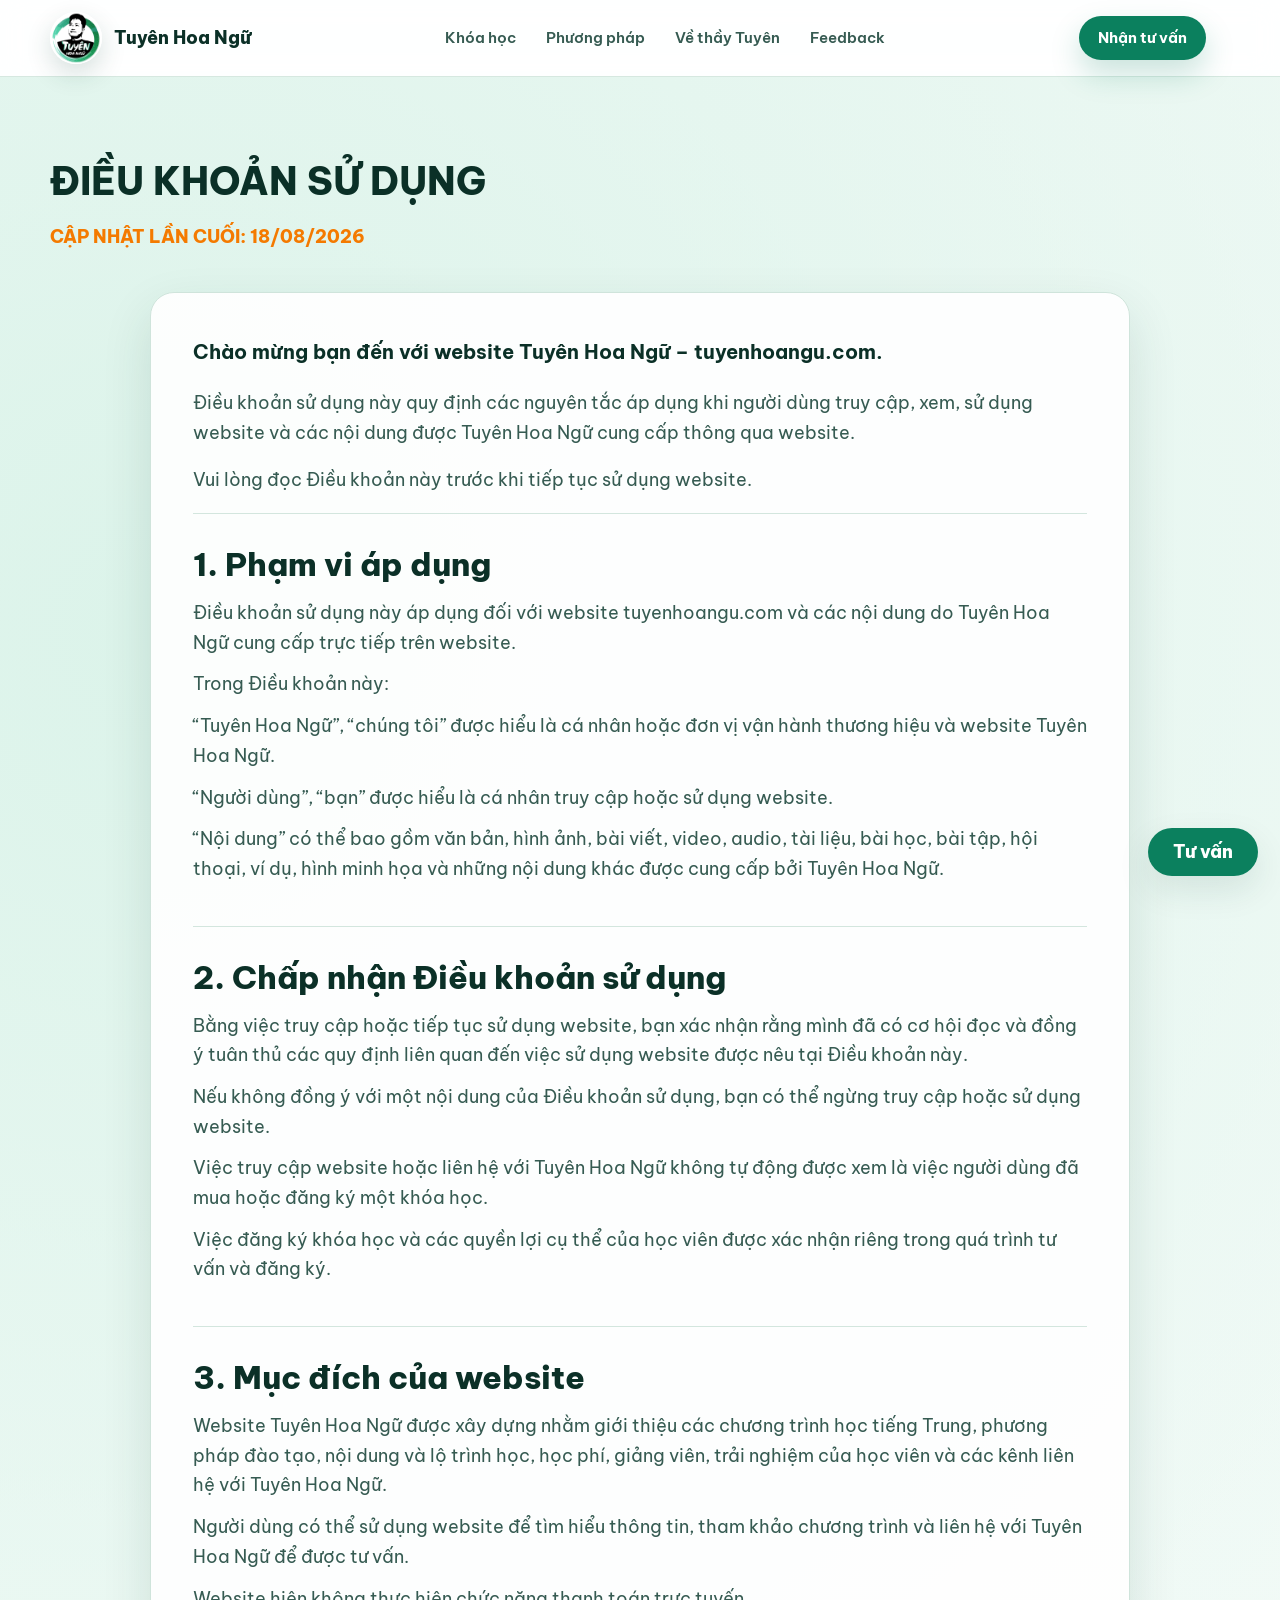
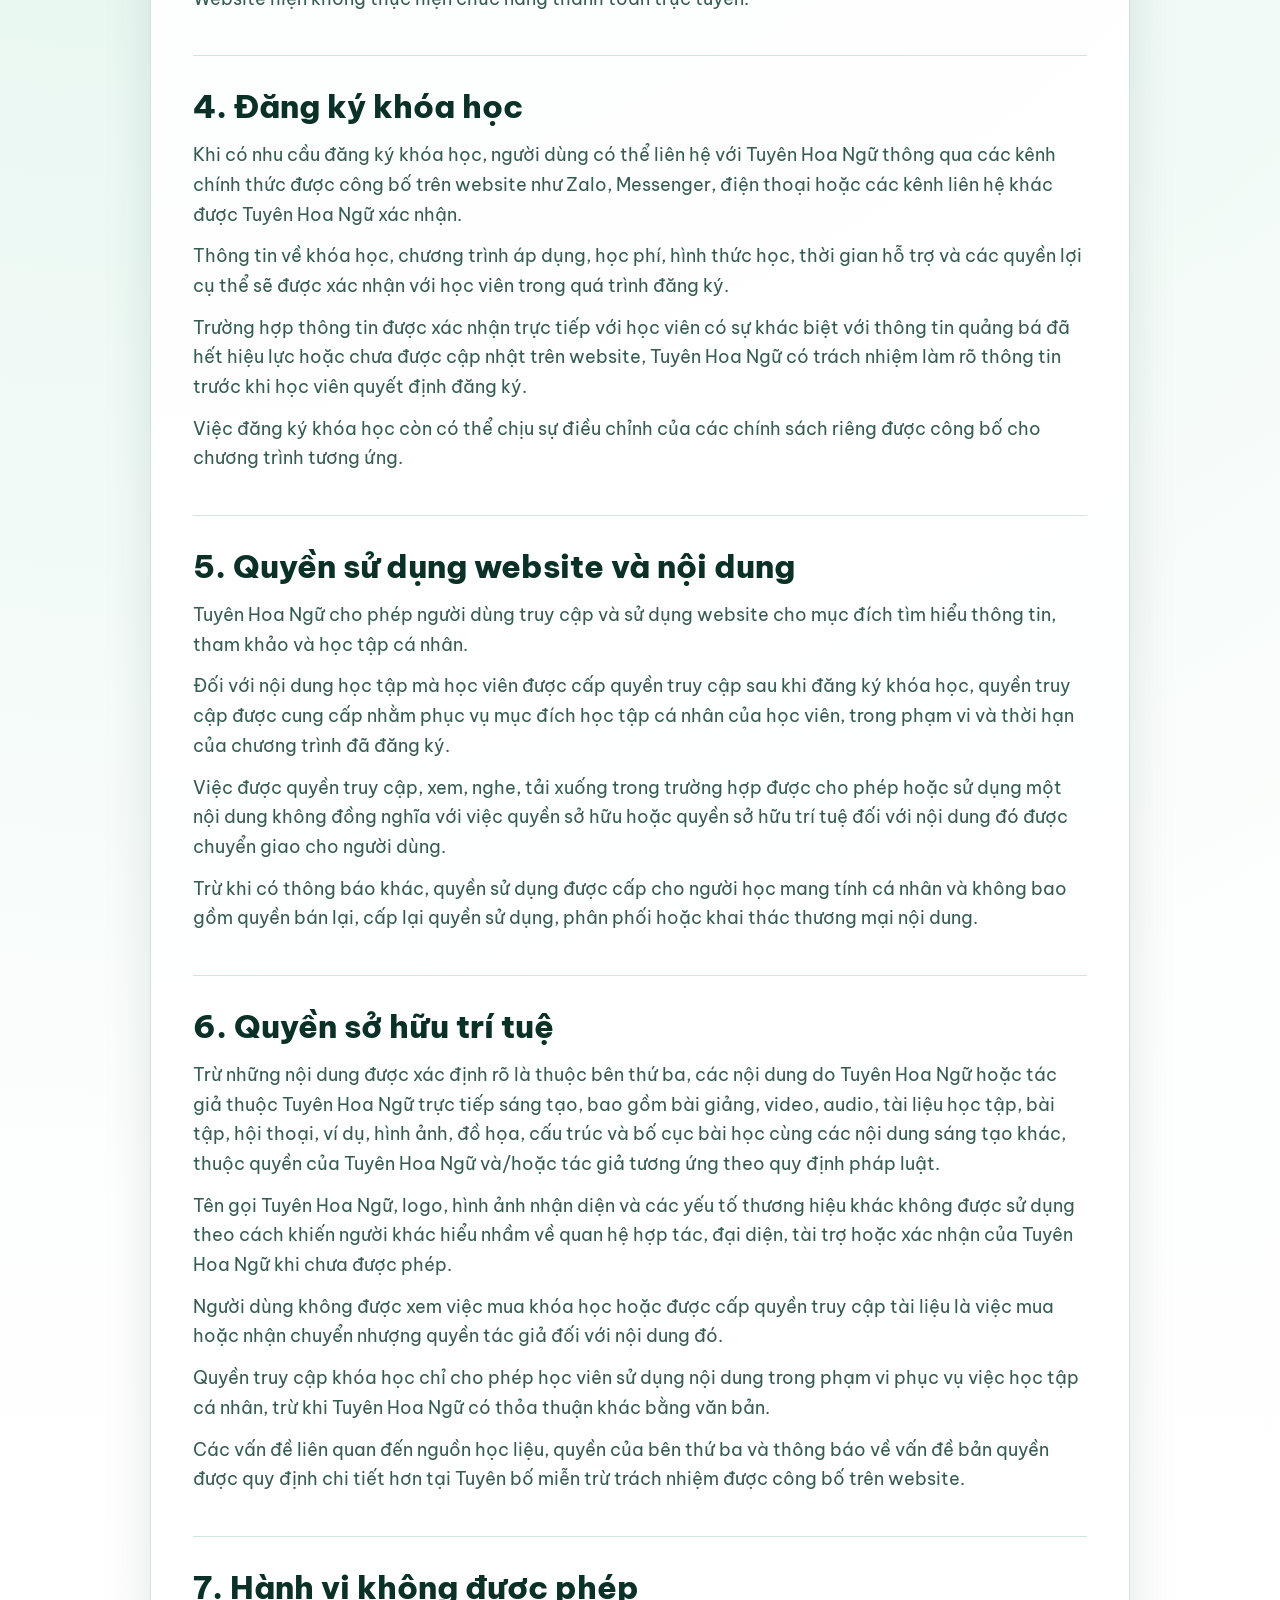
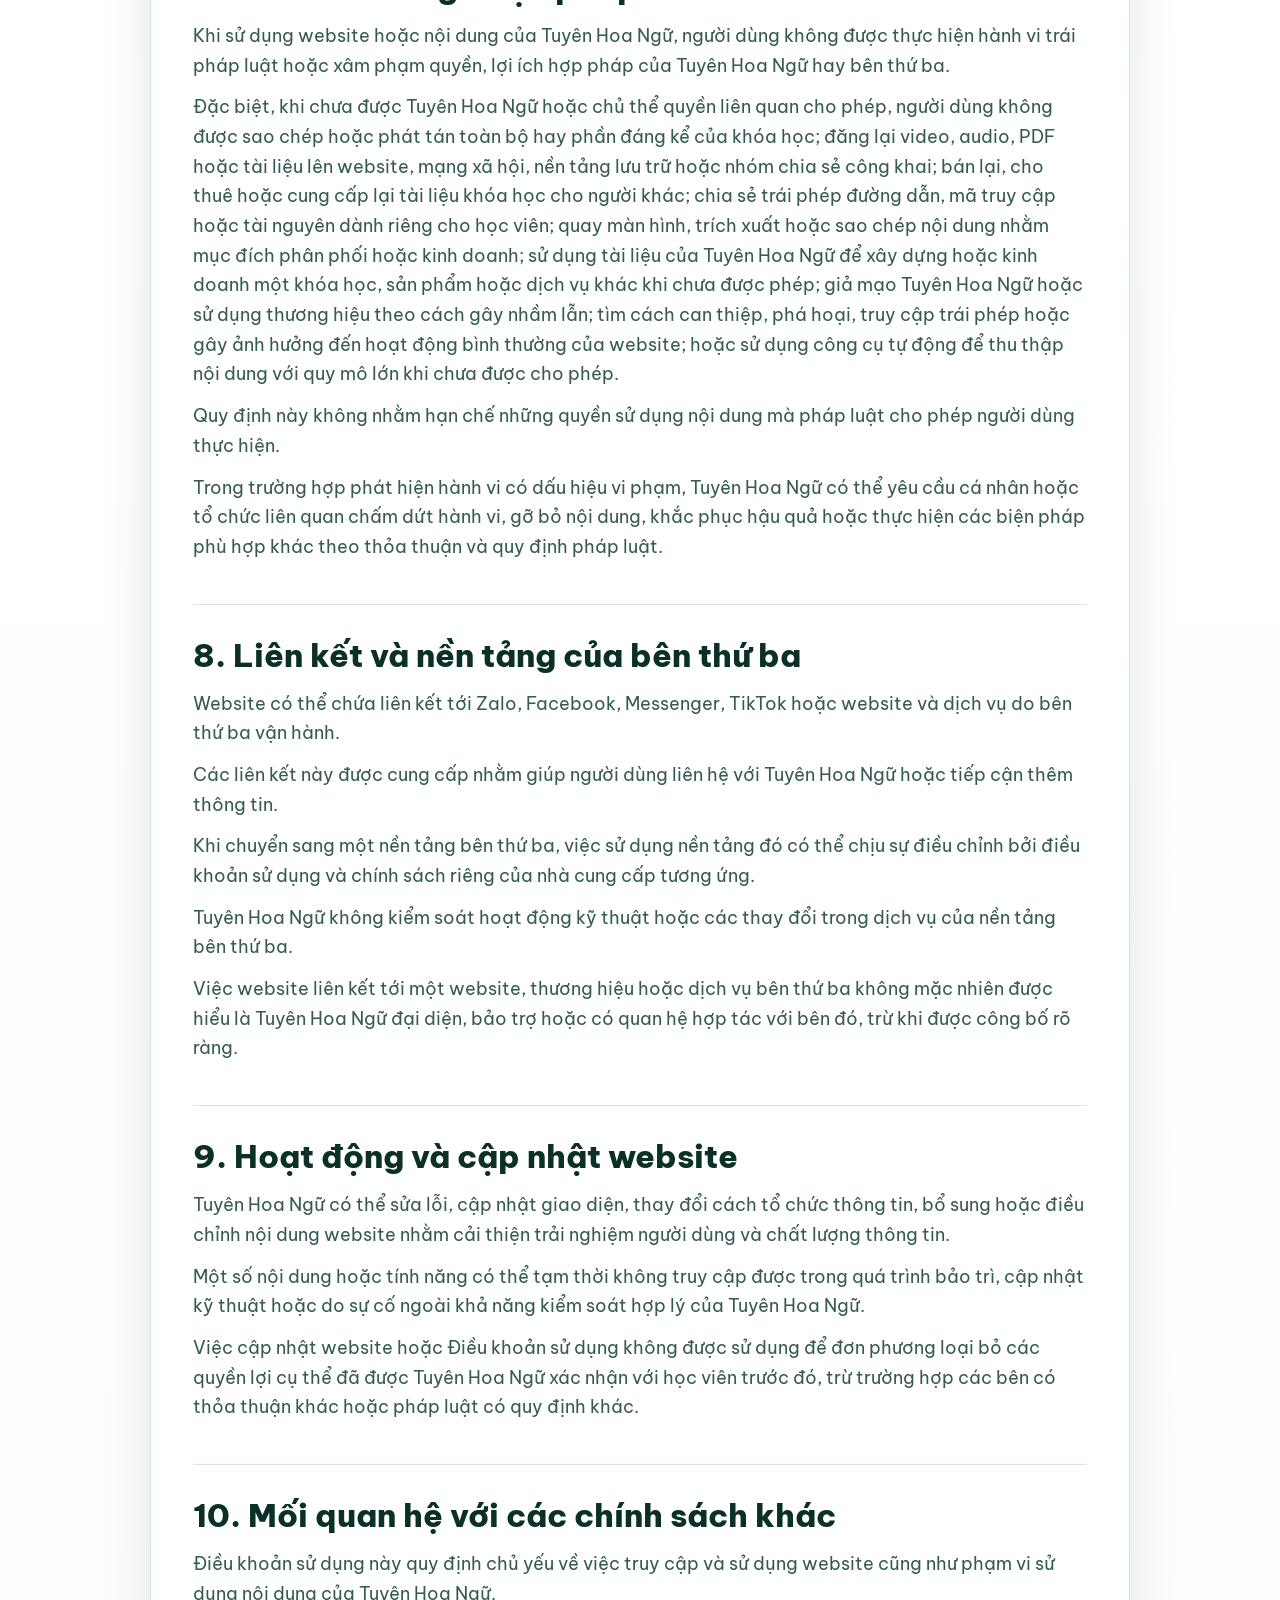
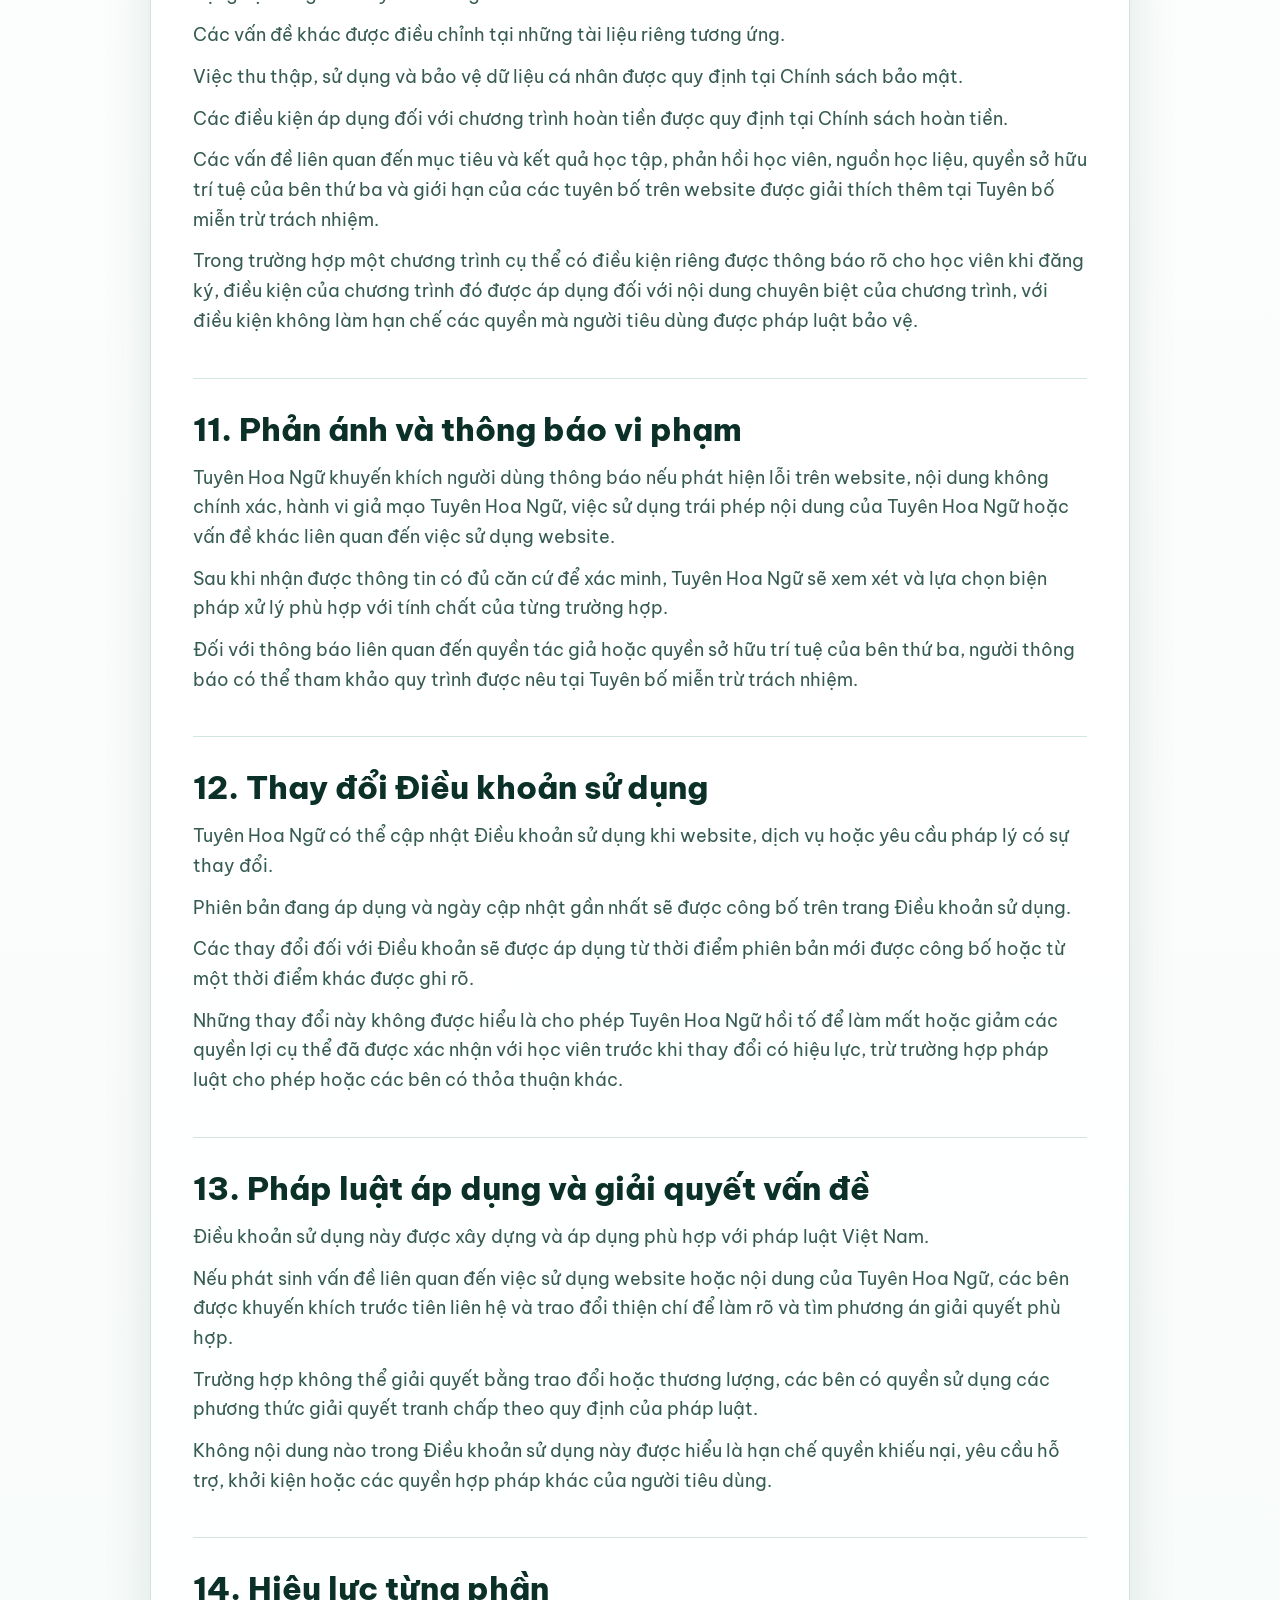
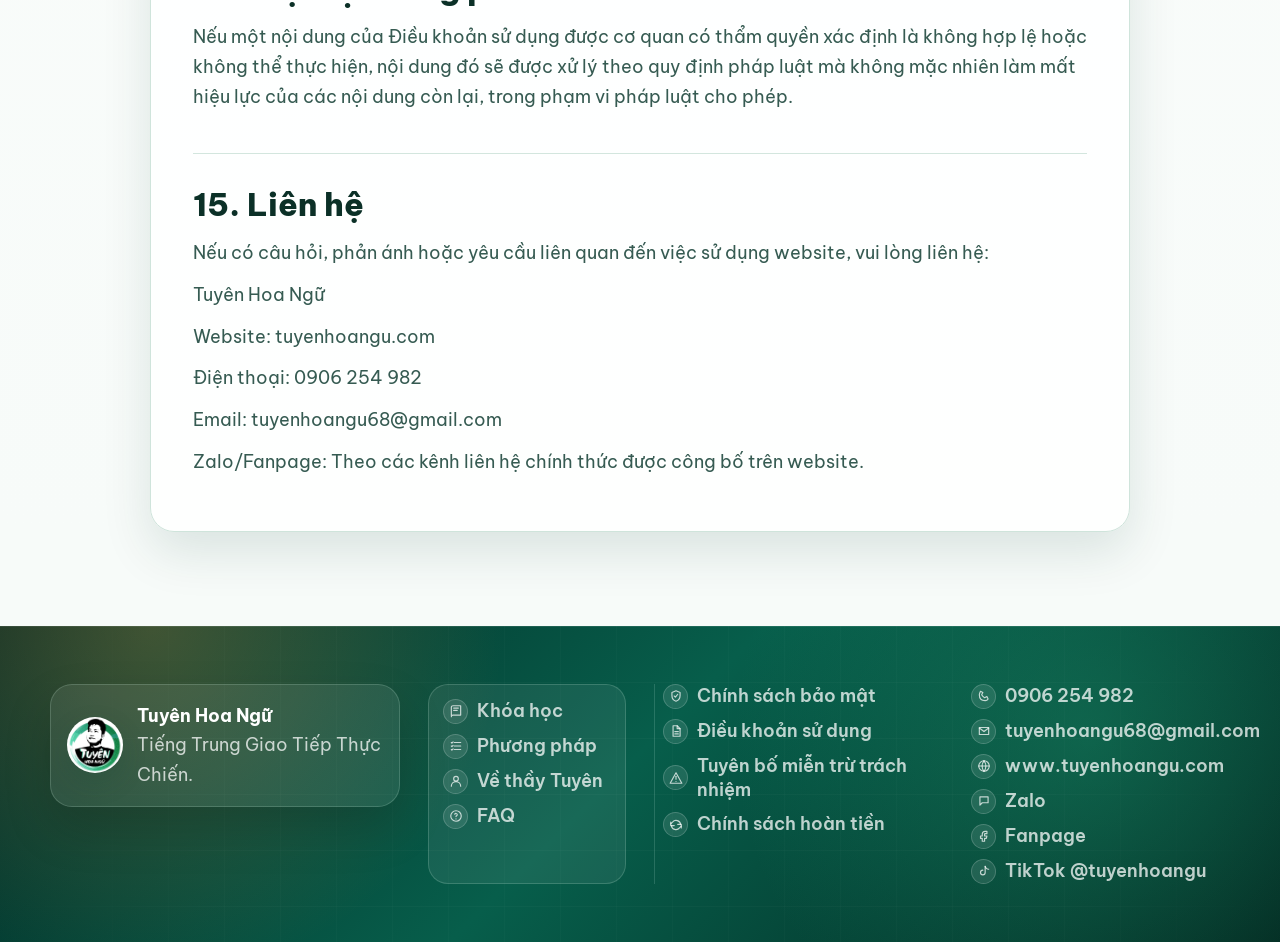
<file: dieu-khoan-su-dung/index.html>
<!doctype html>
<html lang="vi">
  <head>
    <meta charset="UTF-8" />
    <meta name="viewport" content="width=device-width, initial-scale=1.0" />
    <title>Điều Khoản Sử Dụng | Tuyên Hoa Ngữ</title>
    <meta
      name="description"
      content="Điều khoản sử dụng quy định các nguyên tắc áp dụng khi người dùng truy cập, xem, sử dụng website và các nội dung được Tuyên Hoa Ngữ cung cấp thông qua website."
    />
    <link rel="canonical" href="https://tuyenhoangu.com/dieu-khoan-su-dung/" />
    <link rel="icon" href="/favicon.ico" sizes="any" />
    <link rel="icon" type="image/png" sizes="48x48" href="/favicon-48x48.png" />
    <link rel="icon" type="image/png" sizes="192x192" href="/favicon-192x192.png" />
    <link rel="apple-touch-icon" href="/apple-touch-icon.png" />
    <link rel="manifest" href="/site.webmanifest" />
    <meta name="theme-color" content="#0B805E" />
    <link rel="preconnect" href="https://fonts.googleapis.com" />
    <link rel="preconnect" href="https://fonts.gstatic.com" crossorigin />
    <link
      href="https://fonts.googleapis.com/css2?family=Be+Vietnam+Pro:wght@400;500;600;700;800&display=swap"
      rel="stylesheet"
    />
    <link rel="stylesheet" href="/styles.css?v=20260818-7" />
  </head>
  <body class="legal-page">
    <header class="site-header">
      <a class="brand" href="/">
        <img src="/brand/tuyen-hoa-ngu-logo.webp" alt="Logo Tuyên Hoa Ngữ" width="52" height="52" />
        <span>Tuyên Hoa Ngữ</span>
      </a>
      <nav class="main-nav" aria-label="Điều hướng chính">
        <a href="/#courses">Khóa học</a>
        <a href="/#method">Phương pháp</a>
        <a href="/#teacher">Về thầy Tuyên</a>
        <a href="/#feedback">Feedback</a>
      </nav>
      <a class="btn btn-primary btn-small" href="/#contact-options" data-consultation-cta data-interest="general">Nhận tư vấn</a>
      <button class="menu-toggle" type="button" aria-label="Mở menu" aria-expanded="false">
        <span></span><span></span><span></span>
      </button>
    </header>

    <div class="mobile-menu" aria-hidden="true">
      <div class="mobile-menu__panel">
        <div class="mobile-menu__top">
          <strong>Tuyên Hoa Ngữ</strong>
          <button class="menu-close" type="button" aria-label="Đóng menu">×</button>
        </div>
        <nav>
          <a href="/">Trang chủ</a>
          <a href="/#courses">Khóa học</a>
          <a href="/#method">Phương pháp</a>
          <a href="/#feedback">Feedback</a>
        </nav>
      </div>
    </div>

    <main>
      <section class="legal-hero section-shell">
        <h1>ĐIỀU KHOẢN SỬ DỤNG</h1>
        <p>Cập nhật lần cuối: 18/08/2026</p>
      </section>

      <article class="legal-document section-shell">
        <p>Chào mừng bạn đến với website Tuyên Hoa Ngữ – tuyenhoangu.com.</p>
        <p>Điều khoản sử dụng này quy định các nguyên tắc áp dụng khi người dùng truy cập, xem, sử dụng website và các nội dung được Tuyên Hoa Ngữ cung cấp thông qua website.</p>
        <p>Vui lòng đọc Điều khoản này trước khi tiếp tục sử dụng website.</p>

        <section class="legal-section">
          <h2>1. Phạm vi áp dụng</h2>
          <p>Điều khoản sử dụng này áp dụng đối với website tuyenhoangu.com và các nội dung do Tuyên Hoa Ngữ cung cấp trực tiếp trên website.</p>
          <p>Trong Điều khoản này:</p>
          <p>“Tuyên Hoa Ngữ”, “chúng tôi” được hiểu là cá nhân hoặc đơn vị vận hành thương hiệu và website Tuyên Hoa Ngữ.</p>
          <p>“Người dùng”, “bạn” được hiểu là cá nhân truy cập hoặc sử dụng website.</p>
          <p>“Nội dung” có thể bao gồm văn bản, hình ảnh, bài viết, video, audio, tài liệu, bài học, bài tập, hội thoại, ví dụ, hình minh họa và những nội dung khác được cung cấp bởi Tuyên Hoa Ngữ.</p>
        </section>

        <section class="legal-section">
          <h2>2. Chấp nhận Điều khoản sử dụng</h2>
          <p>Bằng việc truy cập hoặc tiếp tục sử dụng website, bạn xác nhận rằng mình đã có cơ hội đọc và đồng ý tuân thủ các quy định liên quan đến việc sử dụng website được nêu tại Điều khoản này.</p>
          <p>Nếu không đồng ý với một nội dung của Điều khoản sử dụng, bạn có thể ngừng truy cập hoặc sử dụng website.</p>
          <p>Việc truy cập website hoặc liên hệ với Tuyên Hoa Ngữ không tự động được xem là việc người dùng đã mua hoặc đăng ký một khóa học.</p>
          <p>Việc đăng ký khóa học và các quyền lợi cụ thể của học viên được xác nhận riêng trong quá trình tư vấn và đăng ký.</p>
        </section>

        <section class="legal-section">
          <h2>3. Mục đích của website</h2>
          <p>Website Tuyên Hoa Ngữ được xây dựng nhằm giới thiệu các chương trình học tiếng Trung, phương pháp đào tạo, nội dung và lộ trình học, học phí, giảng viên, trải nghiệm của học viên và các kênh liên hệ với Tuyên Hoa Ngữ.</p>
          <p>Người dùng có thể sử dụng website để tìm hiểu thông tin, tham khảo chương trình và liên hệ với Tuyên Hoa Ngữ để được tư vấn.</p>
          <p>Website hiện không thực hiện chức năng thanh toán trực tuyến.</p>
        </section>

        <section class="legal-section">
          <h2>4. Đăng ký khóa học</h2>
          <p>Khi có nhu cầu đăng ký khóa học, người dùng có thể liên hệ với Tuyên Hoa Ngữ thông qua các kênh chính thức được công bố trên website như Zalo, Messenger, điện thoại hoặc các kênh liên hệ khác được Tuyên Hoa Ngữ xác nhận.</p>
          <p>Thông tin về khóa học, chương trình áp dụng, học phí, hình thức học, thời gian hỗ trợ và các quyền lợi cụ thể sẽ được xác nhận với học viên trong quá trình đăng ký.</p>
          <p>Trường hợp thông tin được xác nhận trực tiếp với học viên có sự khác biệt với thông tin quảng bá đã hết hiệu lực hoặc chưa được cập nhật trên website, Tuyên Hoa Ngữ có trách nhiệm làm rõ thông tin trước khi học viên quyết định đăng ký.</p>
          <p>Việc đăng ký khóa học còn có thể chịu sự điều chỉnh của các chính sách riêng được công bố cho chương trình tương ứng.</p>
        </section>

        <section class="legal-section">
          <h2>5. Quyền sử dụng website và nội dung</h2>
          <p>Tuyên Hoa Ngữ cho phép người dùng truy cập và sử dụng website cho mục đích tìm hiểu thông tin, tham khảo và học tập cá nhân.</p>
          <p>Đối với nội dung học tập mà học viên được cấp quyền truy cập sau khi đăng ký khóa học, quyền truy cập được cung cấp nhằm phục vụ mục đích học tập cá nhân của học viên, trong phạm vi và thời hạn của chương trình đã đăng ký.</p>
          <p>Việc được quyền truy cập, xem, nghe, tải xuống trong trường hợp được cho phép hoặc sử dụng một nội dung không đồng nghĩa với việc quyền sở hữu hoặc quyền sở hữu trí tuệ đối với nội dung đó được chuyển giao cho người dùng.</p>
          <p>Trừ khi có thông báo khác, quyền sử dụng được cấp cho người học mang tính cá nhân và không bao gồm quyền bán lại, cấp lại quyền sử dụng, phân phối hoặc khai thác thương mại nội dung.</p>
        </section>

        <section class="legal-section">
          <h2>6. Quyền sở hữu trí tuệ</h2>
          <p>Trừ những nội dung được xác định rõ là thuộc bên thứ ba, các nội dung do Tuyên Hoa Ngữ hoặc tác giả thuộc Tuyên Hoa Ngữ trực tiếp sáng tạo, bao gồm bài giảng, video, audio, tài liệu học tập, bài tập, hội thoại, ví dụ, hình ảnh, đồ họa, cấu trúc và bố cục bài học cùng các nội dung sáng tạo khác, thuộc quyền của Tuyên Hoa Ngữ và/hoặc tác giả tương ứng theo quy định pháp luật.</p>
          <p>Tên gọi Tuyên Hoa Ngữ, logo, hình ảnh nhận diện và các yếu tố thương hiệu khác không được sử dụng theo cách khiến người khác hiểu nhầm về quan hệ hợp tác, đại diện, tài trợ hoặc xác nhận của Tuyên Hoa Ngữ khi chưa được phép.</p>
          <p>Người dùng không được xem việc mua khóa học hoặc được cấp quyền truy cập tài liệu là việc mua hoặc nhận chuyển nhượng quyền tác giả đối với nội dung đó.</p>
          <p>Quyền truy cập khóa học chỉ cho phép học viên sử dụng nội dung trong phạm vi phục vụ việc học tập cá nhân, trừ khi Tuyên Hoa Ngữ có thỏa thuận khác bằng văn bản.</p>
          <p>Các vấn đề liên quan đến nguồn học liệu, quyền của bên thứ ba và thông báo về vấn đề bản quyền được quy định chi tiết hơn tại Tuyên bố miễn trừ trách nhiệm được công bố trên website.</p>
        </section>

        <section class="legal-section">
          <h2>7. Hành vi không được phép</h2>
          <p>Khi sử dụng website hoặc nội dung của Tuyên Hoa Ngữ, người dùng không được thực hiện hành vi trái pháp luật hoặc xâm phạm quyền, lợi ích hợp pháp của Tuyên Hoa Ngữ hay bên thứ ba.</p>
          <p>Đặc biệt, khi chưa được Tuyên Hoa Ngữ hoặc chủ thể quyền liên quan cho phép, người dùng không được sao chép hoặc phát tán toàn bộ hay phần đáng kể của khóa học; đăng lại video, audio, PDF hoặc tài liệu lên website, mạng xã hội, nền tảng lưu trữ hoặc nhóm chia sẻ công khai; bán lại, cho thuê hoặc cung cấp lại tài liệu khóa học cho người khác; chia sẻ trái phép đường dẫn, mã truy cập hoặc tài nguyên dành riêng cho học viên; quay màn hình, trích xuất hoặc sao chép nội dung nhằm mục đích phân phối hoặc kinh doanh; sử dụng tài liệu của Tuyên Hoa Ngữ để xây dựng hoặc kinh doanh một khóa học, sản phẩm hoặc dịch vụ khác khi chưa được phép; giả mạo Tuyên Hoa Ngữ hoặc sử dụng thương hiệu theo cách gây nhầm lẫn; tìm cách can thiệp, phá hoại, truy cập trái phép hoặc gây ảnh hưởng đến hoạt động bình thường của website; hoặc sử dụng công cụ tự động để thu thập nội dung với quy mô lớn khi chưa được cho phép.</p>
          <p>Quy định này không nhằm hạn chế những quyền sử dụng nội dung mà pháp luật cho phép người dùng thực hiện.</p>
          <p>Trong trường hợp phát hiện hành vi có dấu hiệu vi phạm, Tuyên Hoa Ngữ có thể yêu cầu cá nhân hoặc tổ chức liên quan chấm dứt hành vi, gỡ bỏ nội dung, khắc phục hậu quả hoặc thực hiện các biện pháp phù hợp khác theo thỏa thuận và quy định pháp luật.</p>
        </section>

        <section class="legal-section">
          <h2>8. Liên kết và nền tảng của bên thứ ba</h2>
          <p>Website có thể chứa liên kết tới Zalo, Facebook, Messenger, TikTok hoặc website và dịch vụ do bên thứ ba vận hành.</p>
          <p>Các liên kết này được cung cấp nhằm giúp người dùng liên hệ với Tuyên Hoa Ngữ hoặc tiếp cận thêm thông tin.</p>
          <p>Khi chuyển sang một nền tảng bên thứ ba, việc sử dụng nền tảng đó có thể chịu sự điều chỉnh bởi điều khoản sử dụng và chính sách riêng của nhà cung cấp tương ứng.</p>
          <p>Tuyên Hoa Ngữ không kiểm soát hoạt động kỹ thuật hoặc các thay đổi trong dịch vụ của nền tảng bên thứ ba.</p>
          <p>Việc website liên kết tới một website, thương hiệu hoặc dịch vụ bên thứ ba không mặc nhiên được hiểu là Tuyên Hoa Ngữ đại diện, bảo trợ hoặc có quan hệ hợp tác với bên đó, trừ khi được công bố rõ ràng.</p>
        </section>

        <section class="legal-section">
          <h2>9. Hoạt động và cập nhật website</h2>
          <p>Tuyên Hoa Ngữ có thể sửa lỗi, cập nhật giao diện, thay đổi cách tổ chức thông tin, bổ sung hoặc điều chỉnh nội dung website nhằm cải thiện trải nghiệm người dùng và chất lượng thông tin.</p>
          <p>Một số nội dung hoặc tính năng có thể tạm thời không truy cập được trong quá trình bảo trì, cập nhật kỹ thuật hoặc do sự cố ngoài khả năng kiểm soát hợp lý của Tuyên Hoa Ngữ.</p>
          <p>Việc cập nhật website hoặc Điều khoản sử dụng không được sử dụng để đơn phương loại bỏ các quyền lợi cụ thể đã được Tuyên Hoa Ngữ xác nhận với học viên trước đó, trừ trường hợp các bên có thỏa thuận khác hoặc pháp luật có quy định khác.</p>
        </section>

        <section class="legal-section">
          <h2>10. Mối quan hệ với các chính sách khác</h2>
          <p>Điều khoản sử dụng này quy định chủ yếu về việc truy cập và sử dụng website cũng như phạm vi sử dụng nội dung của Tuyên Hoa Ngữ.</p>
          <p>Các vấn đề khác được điều chỉnh tại những tài liệu riêng tương ứng.</p>
          <p>Việc thu thập, sử dụng và bảo vệ dữ liệu cá nhân được quy định tại Chính sách bảo mật.</p>
          <p>Các điều kiện áp dụng đối với chương trình hoàn tiền được quy định tại Chính sách hoàn tiền.</p>
          <p>Các vấn đề liên quan đến mục tiêu và kết quả học tập, phản hồi học viên, nguồn học liệu, quyền sở hữu trí tuệ của bên thứ ba và giới hạn của các tuyên bố trên website được giải thích thêm tại Tuyên bố miễn trừ trách nhiệm.</p>
          <p>Trong trường hợp một chương trình cụ thể có điều kiện riêng được thông báo rõ cho học viên khi đăng ký, điều kiện của chương trình đó được áp dụng đối với nội dung chuyên biệt của chương trình, với điều kiện không làm hạn chế các quyền mà người tiêu dùng được pháp luật bảo vệ.</p>
        </section>

        <section class="legal-section">
          <h2>11. Phản ánh và thông báo vi phạm</h2>
          <p>Tuyên Hoa Ngữ khuyến khích người dùng thông báo nếu phát hiện lỗi trên website, nội dung không chính xác, hành vi giả mạo Tuyên Hoa Ngữ, việc sử dụng trái phép nội dung của Tuyên Hoa Ngữ hoặc vấn đề khác liên quan đến việc sử dụng website.</p>
          <p>Sau khi nhận được thông tin có đủ căn cứ để xác minh, Tuyên Hoa Ngữ sẽ xem xét và lựa chọn biện pháp xử lý phù hợp với tính chất của từng trường hợp.</p>
          <p>Đối với thông báo liên quan đến quyền tác giả hoặc quyền sở hữu trí tuệ của bên thứ ba, người thông báo có thể tham khảo quy trình được nêu tại Tuyên bố miễn trừ trách nhiệm.</p>
        </section>

        <section class="legal-section">
          <h2>12. Thay đổi Điều khoản sử dụng</h2>
          <p>Tuyên Hoa Ngữ có thể cập nhật Điều khoản sử dụng khi website, dịch vụ hoặc yêu cầu pháp lý có sự thay đổi.</p>
          <p>Phiên bản đang áp dụng và ngày cập nhật gần nhất sẽ được công bố trên trang Điều khoản sử dụng.</p>
          <p>Các thay đổi đối với Điều khoản sẽ được áp dụng từ thời điểm phiên bản mới được công bố hoặc từ một thời điểm khác được ghi rõ.</p>
          <p>Những thay đổi này không được hiểu là cho phép Tuyên Hoa Ngữ hồi tố để làm mất hoặc giảm các quyền lợi cụ thể đã được xác nhận với học viên trước khi thay đổi có hiệu lực, trừ trường hợp pháp luật cho phép hoặc các bên có thỏa thuận khác.</p>
        </section>

        <section class="legal-section">
          <h2>13. Pháp luật áp dụng và giải quyết vấn đề</h2>
          <p>Điều khoản sử dụng này được xây dựng và áp dụng phù hợp với pháp luật Việt Nam.</p>
          <p>Nếu phát sinh vấn đề liên quan đến việc sử dụng website hoặc nội dung của Tuyên Hoa Ngữ, các bên được khuyến khích trước tiên liên hệ và trao đổi thiện chí để làm rõ và tìm phương án giải quyết phù hợp.</p>
          <p>Trường hợp không thể giải quyết bằng trao đổi hoặc thương lượng, các bên có quyền sử dụng các phương thức giải quyết tranh chấp theo quy định của pháp luật.</p>
          <p>Không nội dung nào trong Điều khoản sử dụng này được hiểu là hạn chế quyền khiếu nại, yêu cầu hỗ trợ, khởi kiện hoặc các quyền hợp pháp khác của người tiêu dùng.</p>
        </section>

        <section class="legal-section">
          <h2>14. Hiệu lực từng phần</h2>
          <p>Nếu một nội dung của Điều khoản sử dụng được cơ quan có thẩm quyền xác định là không hợp lệ hoặc không thể thực hiện, nội dung đó sẽ được xử lý theo quy định pháp luật mà không mặc nhiên làm mất hiệu lực của các nội dung còn lại, trong phạm vi pháp luật cho phép.</p>
        </section>

        <section class="legal-section">
          <h2>15. Liên hệ</h2>
          <p>Nếu có câu hỏi, phản ánh hoặc yêu cầu liên quan đến việc sử dụng website, vui lòng liên hệ:</p>
          <p>Tuyên Hoa Ngữ</p>
          <p>Website: tuyenhoangu.com</p>
          <p>Điện thoại: 0906 254 982</p>
          <p>Email: tuyenhoangu68@gmail.com</p>
          <p>Zalo/Fanpage: Theo các kênh liên hệ chính thức được công bố trên website.</p>
        </section>
      </article>
    </main>

    <aside class="contact-dock" aria-label="Kênh tư vấn nhanh">
      <button class="contact-dock__toggle" type="button" aria-expanded="false" aria-controls="contact-panel">
        Tư vấn
      </button>
      <div class="contact-dock__panel" id="contact-panel" hidden>
        <a href="/#contact-options" data-contact="zalo" data-location="terms_floating_contact">
          <svg viewBox="0 0 24 24" aria-hidden="true"><path d="M5 5h14v10H9l-4 4V5z" /></svg>
          Zalo
        </a>
        <a href="/#contact-options" data-contact="messenger" data-location="terms_floating_contact">
          <svg viewBox="0 0 24 24" aria-hidden="true"><path d="M4 12a8 8 0 1 0 3-6" /><path d="M8 13l3-3 2 2 3-3" /></svg>
          Messenger
        </a>
        <a href="/#contact-options" data-social="facebook" data-location="terms_floating_contact">
          <svg viewBox="0 0 24 24" aria-hidden="true"><path d="M15 8h3V4h-3a5 5 0 0 0-5 5v3H7v4h3v4h4v-4h3l1-4h-4V9a1 1 0 0 1 1-1z" /></svg>
          Fanpage
        </a>
        <a href="/#contact-options" data-contact="phone" data-location="terms_floating_contact">
          <svg viewBox="0 0 24 24" aria-hidden="true"><path d="M6 4l4 2-2 4c1 2 3 4 5 5l4-2 2 4c-1 2-3 3-5 3C8 20 4 16 4 10c0-2 1-4 2-6z" /></svg>
          Gọi điện
        </a>
      </div>
    </aside>

    <footer class="site-footer" id="contact-more">
      <div class="footer-brand">
        <img src="/brand/tuyen-hoa-ngu-logo.webp" width="56" height="56" alt="Logo Tuyên Hoa Ngữ" loading="lazy" />
        <div>
          <strong>Tuyên Hoa Ngữ</strong>
          <p>Tiếng Trung Giao Tiếp Thực Chiến.</p>
        </div>
      </div>
      <nav class="footer-link-group footer-main-links" aria-label="Liên kết nội dung">
        <a href="/#courses"><span class="footer-link-icon" aria-hidden="true"><svg viewBox="0 0 24 24"><path d="M4 19.5V5.8A2.8 2.8 0 0 1 6.8 3H20v16H6.8A2.8 2.8 0 0 0 4 21.8" /><path d="M8 7h8" /><path d="M8 11h6" /></svg></span><span>Khóa học</span></a>
        <a href="/#method"><span class="footer-link-icon" aria-hidden="true"><svg viewBox="0 0 24 24"><path d="M9 6h11" /><path d="M9 12h11" /><path d="M9 18h11" /><path d="M4 6l1 1 2-2" /><path d="M4 12l1 1 2-2" /><path d="M4 18l1 1 2-2" /></svg></span><span>Phương pháp</span></a>
        <a href="/#teacher"><span class="footer-link-icon" aria-hidden="true"><svg viewBox="0 0 24 24"><path d="M12 12a4 4 0 1 0 0-8 4 4 0 0 0 0 8z" /><path d="M4 21a8 8 0 0 1 16 0" /></svg></span><span>Về thầy Tuyên</span></a>
        <a href="/#faq"><span class="footer-link-icon" aria-hidden="true"><svg viewBox="0 0 24 24"><path d="M12 21a9 9 0 1 0 0-18 9 9 0 0 0 0 18z" /><path d="M9.8 9a2.3 2.3 0 0 1 4.4 1c0 1.6-2.2 1.7-2.2 3" /><path d="M12 17h.01" /></svg></span><span>FAQ</span></a>
      </nav>
      <nav class="footer-link-group footer-legal-links" aria-label="Liên kết pháp lý">
        <a href="/chinh-sach-bao-mat"><span class="footer-link-icon" aria-hidden="true"><svg viewBox="0 0 24 24"><path d="M12 3l7 3v5c0 4.7-2.8 8.4-7 10-4.2-1.6-7-5.3-7-10V6l7-3z" /><path d="M9 12l2 2 4-5" /></svg></span><span>Chính sách bảo mật</span></a>
        <a href="/dieu-khoan-su-dung"><span class="footer-link-icon" aria-hidden="true"><svg viewBox="0 0 24 24"><path d="M7 3h7l5 5v13H7z" /><path d="M14 3v5h5" /><path d="M10 13h6" /><path d="M10 17h6" /></svg></span><span>Điều khoản sử dụng</span></a>
        <a href="/mien-tru-trach-nhiem"><span class="footer-link-icon" aria-hidden="true"><svg viewBox="0 0 24 24"><path d="M12 3l10 18H2L12 3z" /><path d="M12 9v5" /><path d="M12 18h.01" /></svg></span><span>Tuyên bố miễn trừ trách nhiệm</span></a>
        <a href="/chinh-sach-hoan-tien"><span class="footer-link-icon" aria-hidden="true"><svg viewBox="0 0 24 24"><path d="M3 7v6h6" /><path d="M21 17v-6h-6" /><path d="M20 11a8 8 0 0 0-14-4L3 10" /><path d="M4 13a8 8 0 0 0 14 4l3-3" /></svg></span><span>Chính sách hoàn tiền</span></a>
      </nav>
      <div class="footer-contact">
        <a href="/#contact-options" data-contact="phone" data-location="footer"><span class="footer-link-icon" aria-hidden="true"><svg viewBox="0 0 24 24"><path d="M6 4l4 2-2 4c1 2 3 4 5 5l4-2 2 4c-1 2-3 3-5 3C8 20 4 16 4 10c0-2 1-4 2-6z" /></svg></span><span>0906 254 982</span></a>
        <a href="mailto:tuyenhoangu68@gmail.com"><span class="footer-link-icon" aria-hidden="true"><svg viewBox="0 0 24 24"><path d="M4 6h16v12H4z" /><path d="M4 7l8 6 8-6" /></svg></span><span>tuyenhoangu68@gmail.com</span></a>
        <a href="https://www.tuyenhoangu.com"><span class="footer-link-icon" aria-hidden="true"><svg viewBox="0 0 24 24"><path d="M12 21a9 9 0 1 0 0-18 9 9 0 0 0 0 18z" /><path d="M3 12h18" /><path d="M12 3a14 14 0 0 1 0 18" /><path d="M12 3a14 14 0 0 0 0 18" /></svg></span><span>www.tuyenhoangu.com</span></a>
        <a href="/#contact-options" data-contact="zalo" data-location="footer"><span class="footer-link-icon" aria-hidden="true"><svg viewBox="0 0 24 24"><path d="M5 5h14v10H9l-4 4V5z" /></svg></span><span>Zalo</span></a>
        <a href="/#contact-options" data-social="facebook"><span class="footer-link-icon" aria-hidden="true"><svg viewBox="0 0 24 24"><path d="M14 8h3V4h-3c-3 0-5 2-5 5v3H6v4h3v5h4v-5h3l1-4h-4V9c0-.6.4-1 1-1z" /></svg></span><span>Fanpage</span></a>
        <a href="/#contact-options" data-social="tiktok"><span class="footer-link-icon" aria-hidden="true"><svg viewBox="0 0 24 24"><path d="M14 4v10.5a4 4 0 1 1-4-4" /><path d="M14 4c1 3 3 5 6 5" /></svg></span><span>TikTok @tuyenhoangu</span></a>
      </div>
    </footer>

    <script src="/contact-config.js"></script>
    <script src="/script.js"></script>
  </body>
</html>
</file>
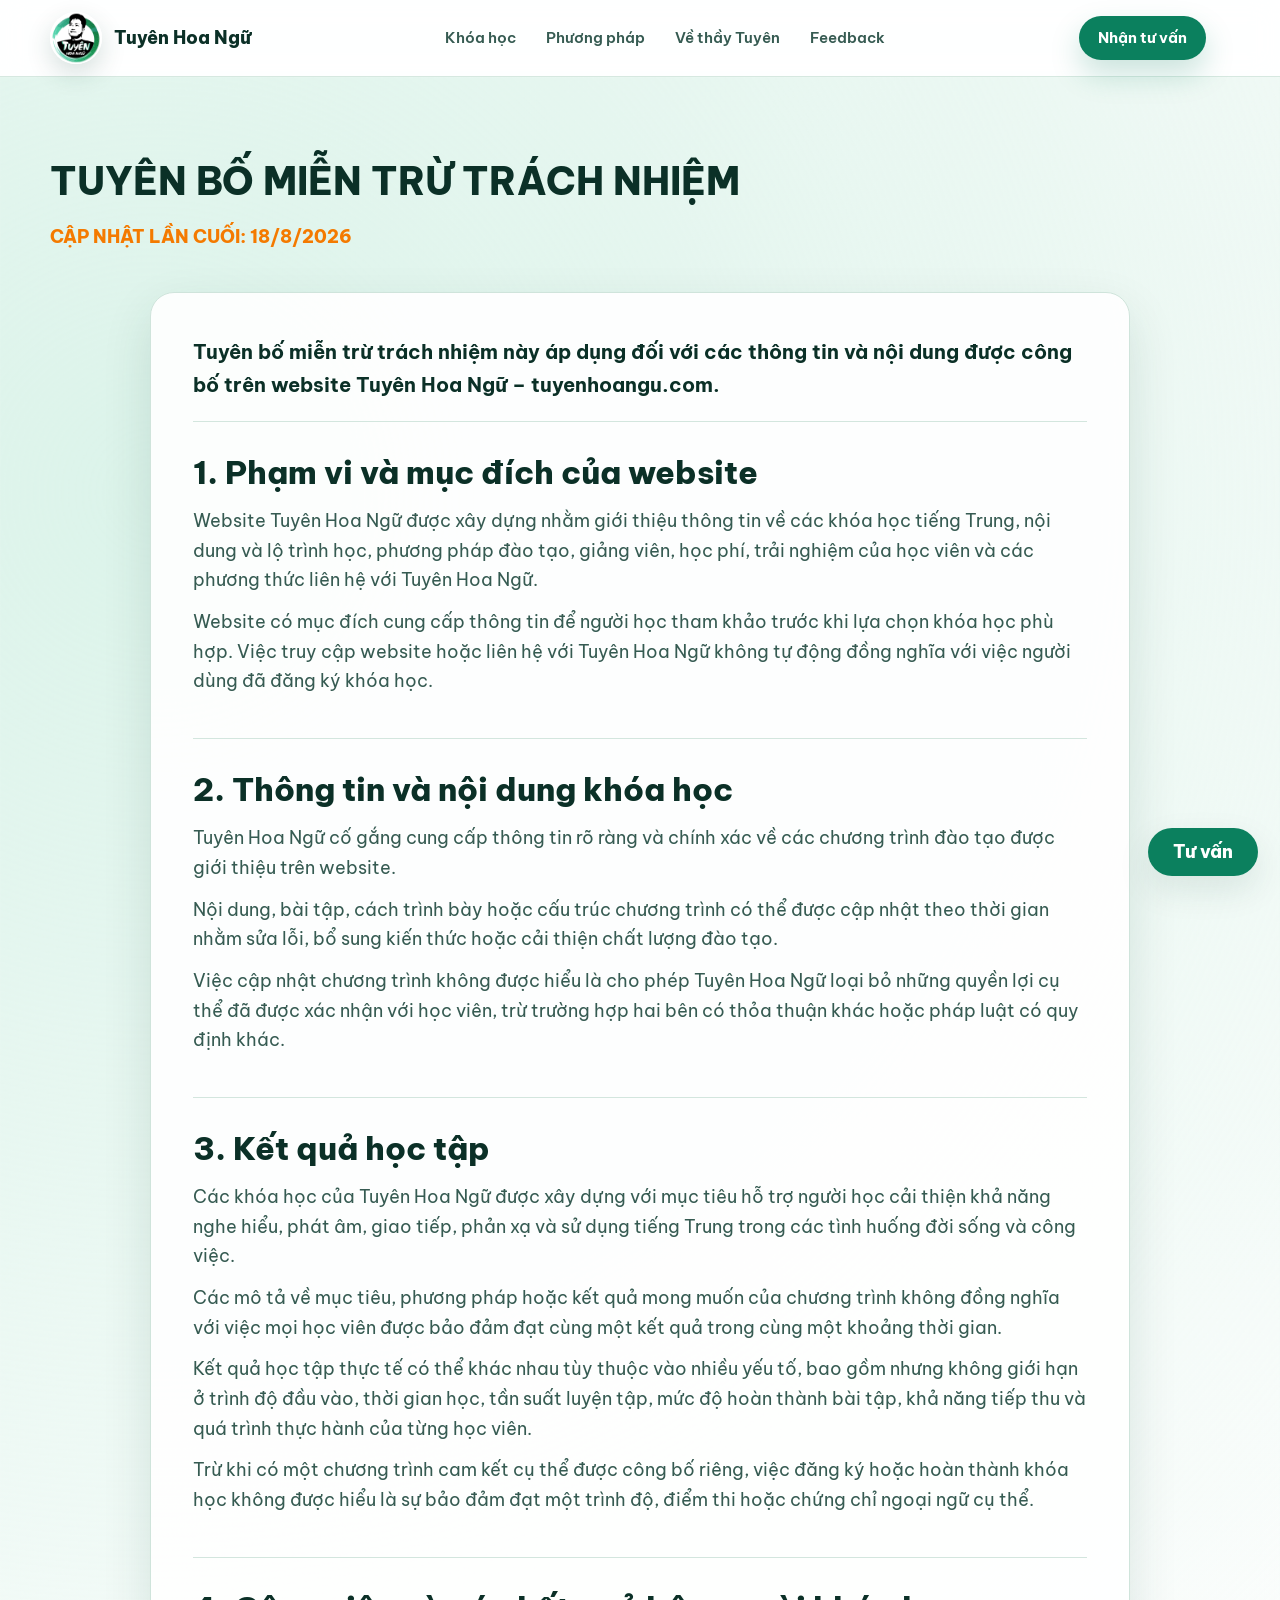
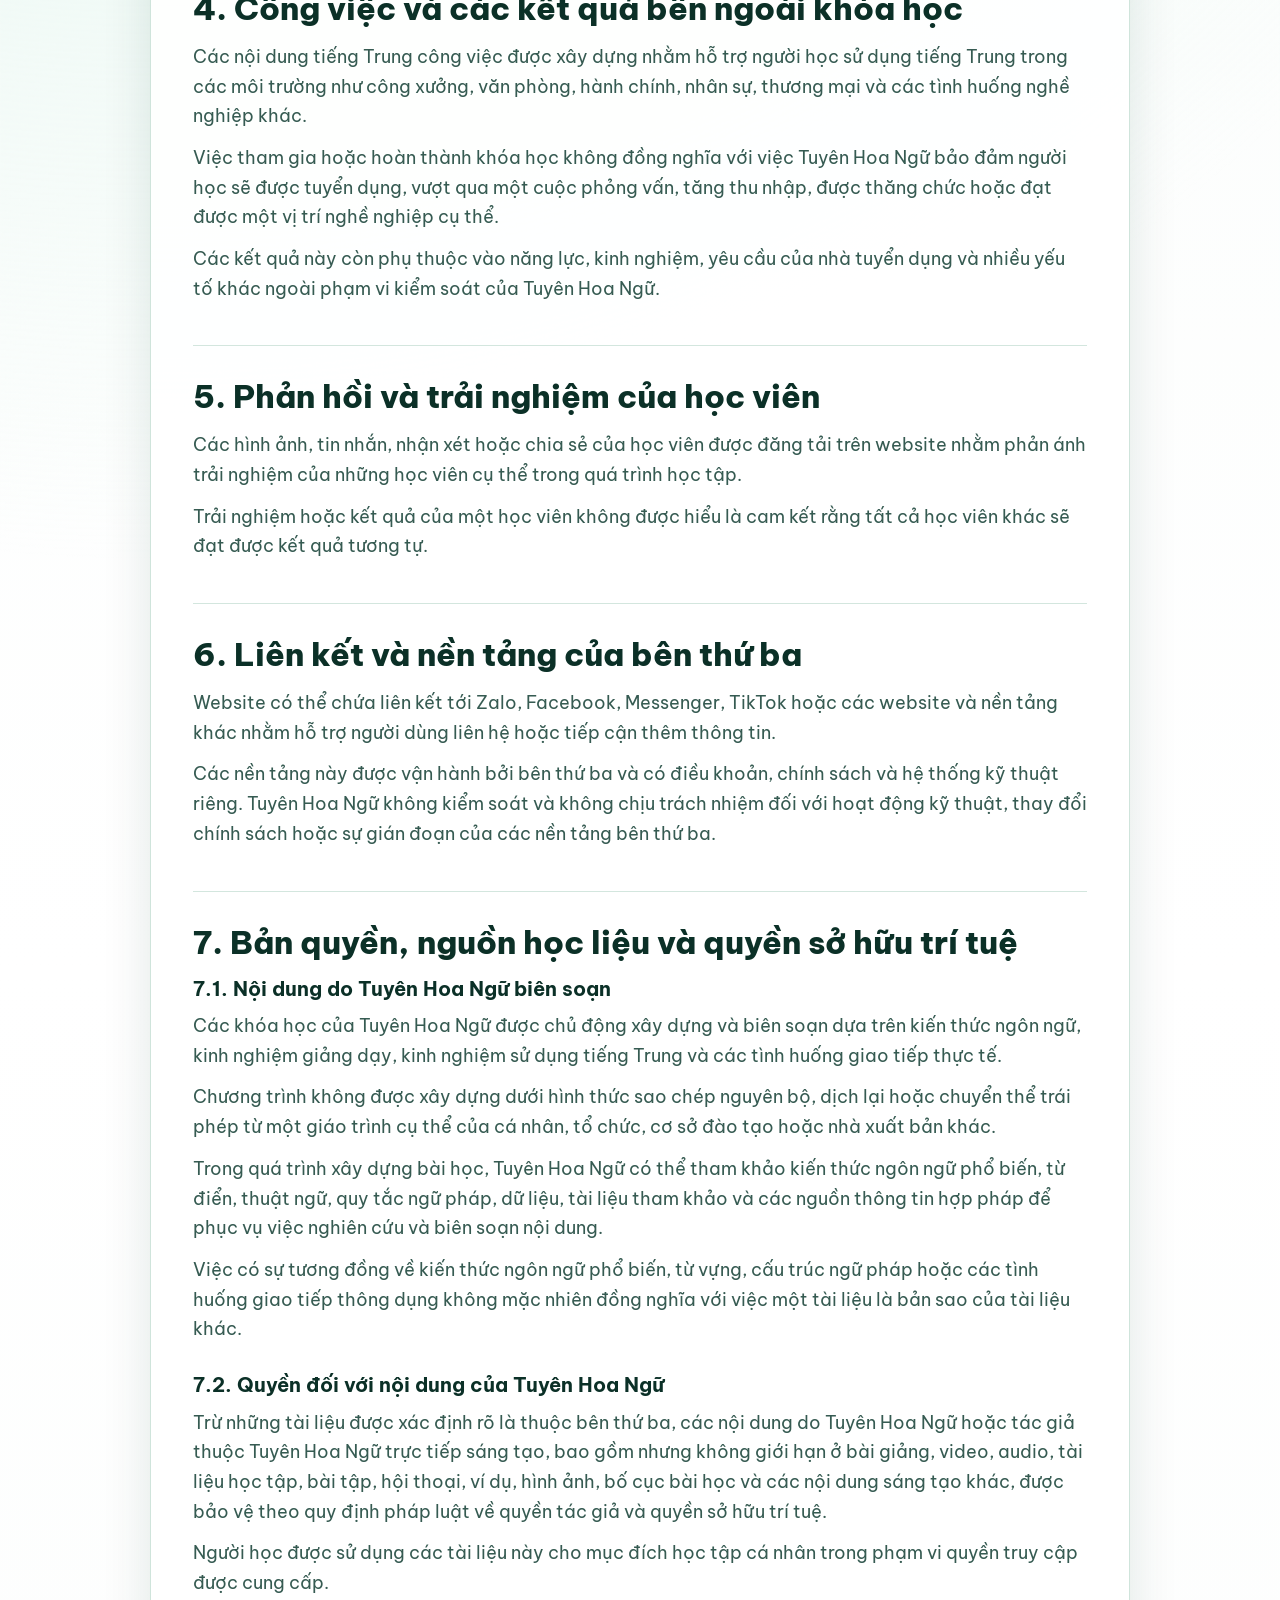
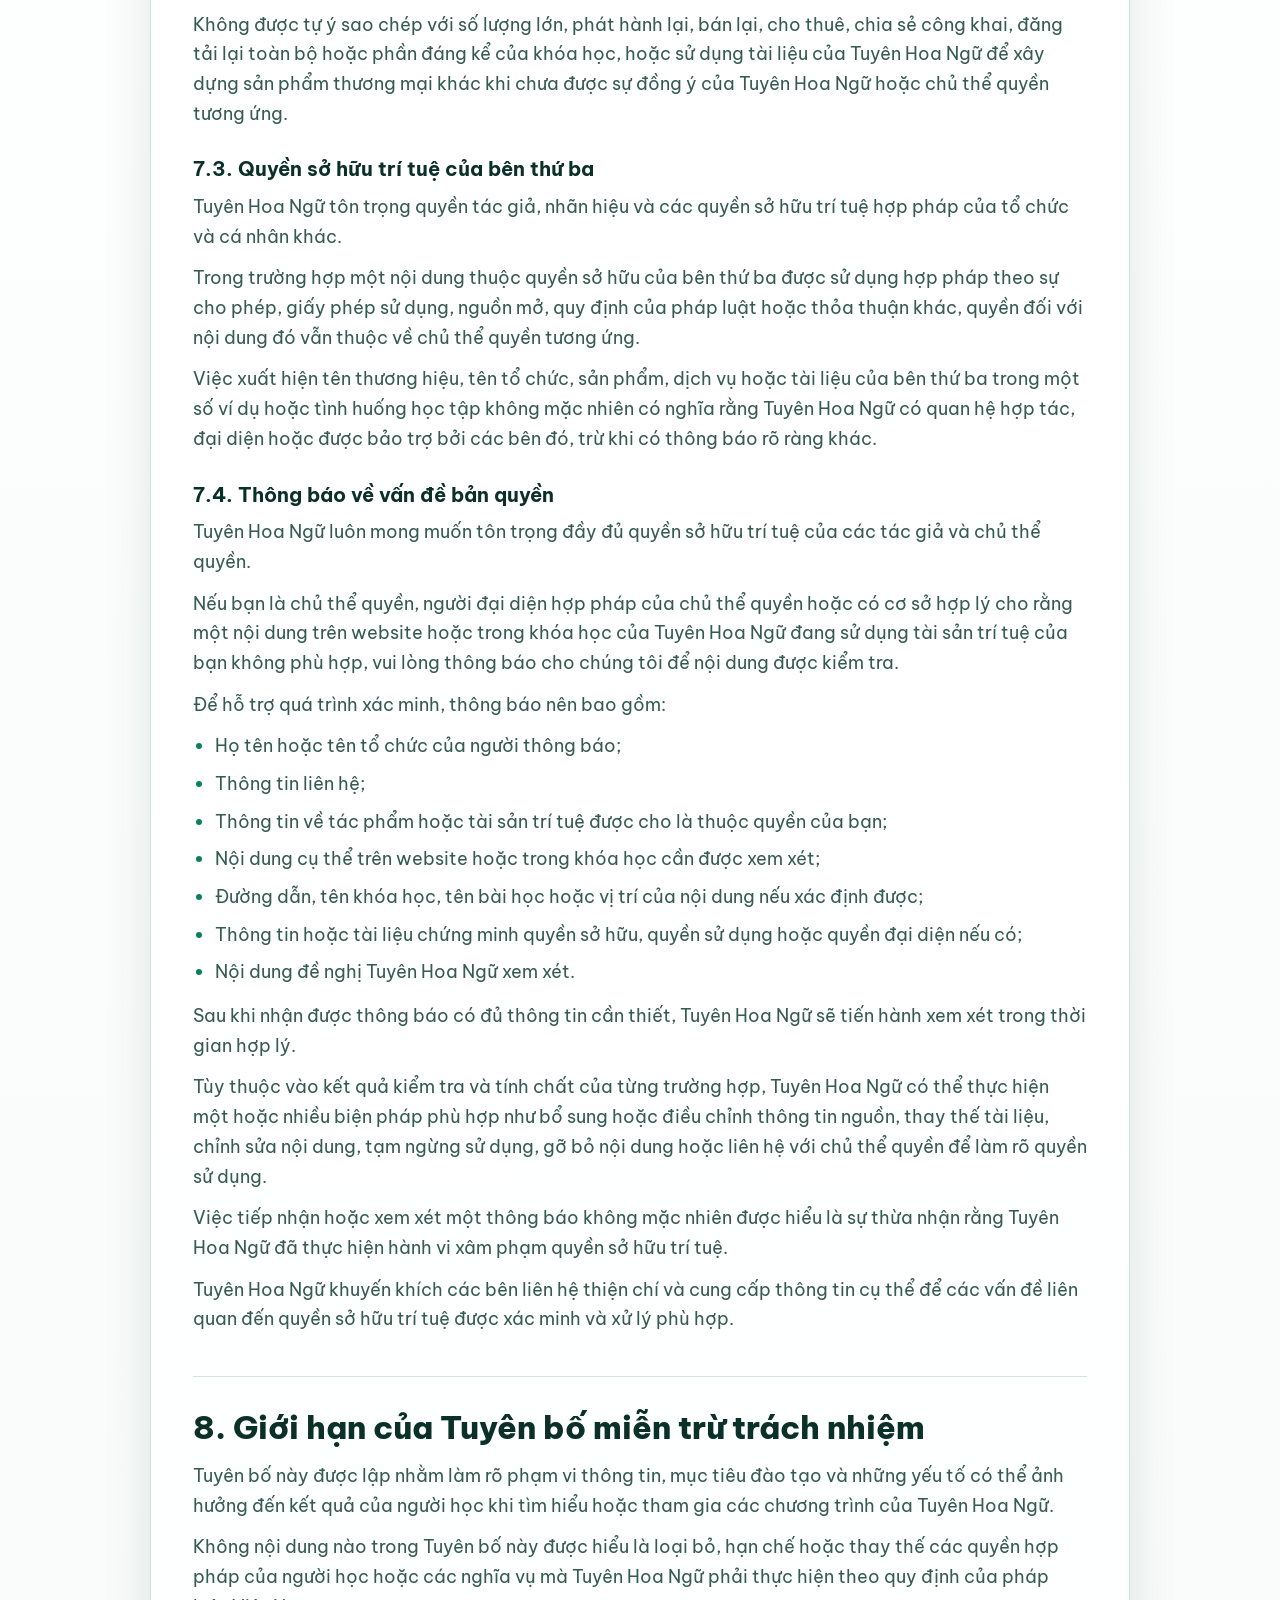
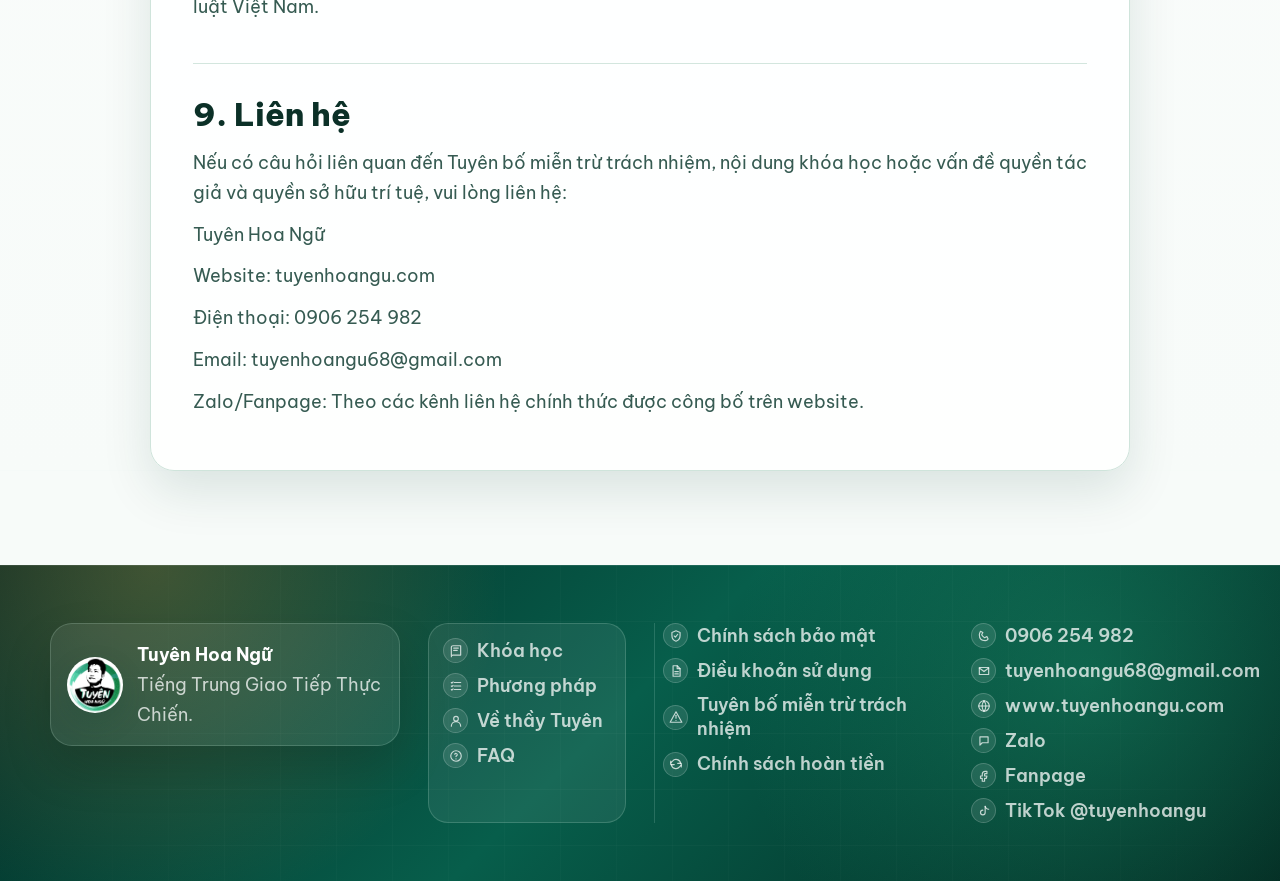
<file: mien-tru-trach-nhiem/index.html>
<!doctype html>
<html lang="vi">
  <head>
    <meta charset="UTF-8" />
    <meta name="viewport" content="width=device-width, initial-scale=1.0" />
    <title>Tuyên Bố Miễn Trừ Trách Nhiệm | Tuyên Hoa Ngữ</title>
    <meta
      name="description"
      content="Tuyên bố miễn trừ trách nhiệm áp dụng đối với các thông tin và nội dung được công bố trên website Tuyên Hoa Ngữ."
    />
    <link rel="canonical" href="https://tuyenhoangu.com/mien-tru-trach-nhiem/" />
    <link rel="icon" href="/favicon.ico" sizes="any" />
    <link rel="icon" type="image/png" sizes="48x48" href="/favicon-48x48.png" />
    <link rel="icon" type="image/png" sizes="192x192" href="/favicon-192x192.png" />
    <link rel="apple-touch-icon" href="/apple-touch-icon.png" />
    <link rel="manifest" href="/site.webmanifest" />
    <meta name="theme-color" content="#0B805E" />
    <link rel="preconnect" href="https://fonts.googleapis.com" />
    <link rel="preconnect" href="https://fonts.gstatic.com" crossorigin />
    <link
      href="https://fonts.googleapis.com/css2?family=Be+Vietnam+Pro:wght@400;500;600;700;800&display=swap"
      rel="stylesheet"
    />
    <link rel="stylesheet" href="/styles.css?v=20260818-7" />
  </head>
  <body class="legal-page">
    <header class="site-header">
      <a class="brand" href="/">
        <img src="/brand/tuyen-hoa-ngu-logo.webp" alt="Logo Tuyên Hoa Ngữ" width="52" height="52" />
        <span>Tuyên Hoa Ngữ</span>
      </a>
      <nav class="main-nav" aria-label="Điều hướng chính">
        <a href="/#courses">Khóa học</a>
        <a href="/#method">Phương pháp</a>
        <a href="/#teacher">Về thầy Tuyên</a>
        <a href="/#feedback">Feedback</a>
      </nav>
      <a class="btn btn-primary btn-small" href="/#contact-options" data-consultation-cta data-interest="general">Nhận tư vấn</a>
      <button class="menu-toggle" type="button" aria-label="Mở menu" aria-expanded="false">
        <span></span><span></span><span></span>
      </button>
    </header>

    <div class="mobile-menu" aria-hidden="true">
      <div class="mobile-menu__panel">
        <div class="mobile-menu__top">
          <strong>Tuyên Hoa Ngữ</strong>
          <button class="menu-close" type="button" aria-label="Đóng menu">×</button>
        </div>
        <nav>
          <a href="/">Trang chủ</a>
          <a href="/#courses">Khóa học</a>
          <a href="/#method">Phương pháp</a>
          <a href="/#feedback">Feedback</a>
        </nav>
      </div>
    </div>

    <main>
      <section class="legal-hero section-shell">
        <h1>TUYÊN BỐ MIỄN TRỪ TRÁCH NHIỆM</h1>
        <p>Cập nhật lần cuối: 18/8/2026</p>
      </section>

      <article class="legal-document section-shell">
        <p>Tuyên bố miễn trừ trách nhiệm này áp dụng đối với các thông tin và nội dung được công bố trên website Tuyên Hoa Ngữ – tuyenhoangu.com.</p>

        <section class="legal-section">
          <h2>1. Phạm vi và mục đích của website</h2>
          <p>Website Tuyên Hoa Ngữ được xây dựng nhằm giới thiệu thông tin về các khóa học tiếng Trung, nội dung và lộ trình học, phương pháp đào tạo, giảng viên, học phí, trải nghiệm của học viên và các phương thức liên hệ với Tuyên Hoa Ngữ.</p>
          <p>Website có mục đích cung cấp thông tin để người học tham khảo trước khi lựa chọn khóa học phù hợp. Việc truy cập website hoặc liên hệ với Tuyên Hoa Ngữ không tự động đồng nghĩa với việc người dùng đã đăng ký khóa học.</p>
        </section>

        <section class="legal-section">
          <h2>2. Thông tin và nội dung khóa học</h2>
          <p>Tuyên Hoa Ngữ cố gắng cung cấp thông tin rõ ràng và chính xác về các chương trình đào tạo được giới thiệu trên website.</p>
          <p>Nội dung, bài tập, cách trình bày hoặc cấu trúc chương trình có thể được cập nhật theo thời gian nhằm sửa lỗi, bổ sung kiến thức hoặc cải thiện chất lượng đào tạo.</p>
          <p>Việc cập nhật chương trình không được hiểu là cho phép Tuyên Hoa Ngữ loại bỏ những quyền lợi cụ thể đã được xác nhận với học viên, trừ trường hợp hai bên có thỏa thuận khác hoặc pháp luật có quy định khác.</p>
        </section>

        <section class="legal-section">
          <h2>3. Kết quả học tập</h2>
          <p>Các khóa học của Tuyên Hoa Ngữ được xây dựng với mục tiêu hỗ trợ người học cải thiện khả năng nghe hiểu, phát âm, giao tiếp, phản xạ và sử dụng tiếng Trung trong các tình huống đời sống và công việc.</p>
          <p>Các mô tả về mục tiêu, phương pháp hoặc kết quả mong muốn của chương trình không đồng nghĩa với việc mọi học viên được bảo đảm đạt cùng một kết quả trong cùng một khoảng thời gian.</p>
          <p>Kết quả học tập thực tế có thể khác nhau tùy thuộc vào nhiều yếu tố, bao gồm nhưng không giới hạn ở trình độ đầu vào, thời gian học, tần suất luyện tập, mức độ hoàn thành bài tập, khả năng tiếp thu và quá trình thực hành của từng học viên.</p>
          <p>Trừ khi có một chương trình cam kết cụ thể được công bố riêng, việc đăng ký hoặc hoàn thành khóa học không được hiểu là sự bảo đảm đạt một trình độ, điểm thi hoặc chứng chỉ ngoại ngữ cụ thể.</p>
        </section>

        <section class="legal-section">
          <h2>4. Công việc và các kết quả bên ngoài khóa học</h2>
          <p>Các nội dung tiếng Trung công việc được xây dựng nhằm hỗ trợ người học sử dụng tiếng Trung trong các môi trường như công xưởng, văn phòng, hành chính, nhân sự, thương mại và các tình huống nghề nghiệp khác.</p>
          <p>Việc tham gia hoặc hoàn thành khóa học không đồng nghĩa với việc Tuyên Hoa Ngữ bảo đảm người học sẽ được tuyển dụng, vượt qua một cuộc phỏng vấn, tăng thu nhập, được thăng chức hoặc đạt được một vị trí nghề nghiệp cụ thể.</p>
          <p>Các kết quả này còn phụ thuộc vào năng lực, kinh nghiệm, yêu cầu của nhà tuyển dụng và nhiều yếu tố khác ngoài phạm vi kiểm soát của Tuyên Hoa Ngữ.</p>
        </section>

        <section class="legal-section">
          <h2>5. Phản hồi và trải nghiệm của học viên</h2>
          <p>Các hình ảnh, tin nhắn, nhận xét hoặc chia sẻ của học viên được đăng tải trên website nhằm phản ánh trải nghiệm của những học viên cụ thể trong quá trình học tập.</p>
          <p>Trải nghiệm hoặc kết quả của một học viên không được hiểu là cam kết rằng tất cả học viên khác sẽ đạt được kết quả tương tự.</p>
        </section>

        <section class="legal-section">
          <h2>6. Liên kết và nền tảng của bên thứ ba</h2>
          <p>Website có thể chứa liên kết tới Zalo, Facebook, Messenger, TikTok hoặc các website và nền tảng khác nhằm hỗ trợ người dùng liên hệ hoặc tiếp cận thêm thông tin.</p>
          <p>Các nền tảng này được vận hành bởi bên thứ ba và có điều khoản, chính sách và hệ thống kỹ thuật riêng. Tuyên Hoa Ngữ không kiểm soát và không chịu trách nhiệm đối với hoạt động kỹ thuật, thay đổi chính sách hoặc sự gián đoạn của các nền tảng bên thứ ba.</p>
        </section>

        <section class="legal-section">
          <h2>7. Bản quyền, nguồn học liệu và quyền sở hữu trí tuệ</h2>
          <h3>7.1. Nội dung do Tuyên Hoa Ngữ biên soạn</h3>
          <p>Các khóa học của Tuyên Hoa Ngữ được chủ động xây dựng và biên soạn dựa trên kiến thức ngôn ngữ, kinh nghiệm giảng dạy, kinh nghiệm sử dụng tiếng Trung và các tình huống giao tiếp thực tế.</p>
          <p>Chương trình không được xây dựng dưới hình thức sao chép nguyên bộ, dịch lại hoặc chuyển thể trái phép từ một giáo trình cụ thể của cá nhân, tổ chức, cơ sở đào tạo hoặc nhà xuất bản khác.</p>
          <p>Trong quá trình xây dựng bài học, Tuyên Hoa Ngữ có thể tham khảo kiến thức ngôn ngữ phổ biến, từ điển, thuật ngữ, quy tắc ngữ pháp, dữ liệu, tài liệu tham khảo và các nguồn thông tin hợp pháp để phục vụ việc nghiên cứu và biên soạn nội dung.</p>
          <p>Việc có sự tương đồng về kiến thức ngôn ngữ phổ biến, từ vựng, cấu trúc ngữ pháp hoặc các tình huống giao tiếp thông dụng không mặc nhiên đồng nghĩa với việc một tài liệu là bản sao của tài liệu khác.</p>

          <h3>7.2. Quyền đối với nội dung của Tuyên Hoa Ngữ</h3>
          <p>Trừ những tài liệu được xác định rõ là thuộc bên thứ ba, các nội dung do Tuyên Hoa Ngữ hoặc tác giả thuộc Tuyên Hoa Ngữ trực tiếp sáng tạo, bao gồm nhưng không giới hạn ở bài giảng, video, audio, tài liệu học tập, bài tập, hội thoại, ví dụ, hình ảnh, bố cục bài học và các nội dung sáng tạo khác, được bảo vệ theo quy định pháp luật về quyền tác giả và quyền sở hữu trí tuệ.</p>
          <p>Người học được sử dụng các tài liệu này cho mục đích học tập cá nhân trong phạm vi quyền truy cập được cung cấp.</p>
          <p>Không được tự ý sao chép với số lượng lớn, phát hành lại, bán lại, cho thuê, chia sẻ công khai, đăng tải lại toàn bộ hoặc phần đáng kể của khóa học, hoặc sử dụng tài liệu của Tuyên Hoa Ngữ để xây dựng sản phẩm thương mại khác khi chưa được sự đồng ý của Tuyên Hoa Ngữ hoặc chủ thể quyền tương ứng.</p>

          <h3>7.3. Quyền sở hữu trí tuệ của bên thứ ba</h3>
          <p>Tuyên Hoa Ngữ tôn trọng quyền tác giả, nhãn hiệu và các quyền sở hữu trí tuệ hợp pháp của tổ chức và cá nhân khác.</p>
          <p>Trong trường hợp một nội dung thuộc quyền sở hữu của bên thứ ba được sử dụng hợp pháp theo sự cho phép, giấy phép sử dụng, nguồn mở, quy định của pháp luật hoặc thỏa thuận khác, quyền đối với nội dung đó vẫn thuộc về chủ thể quyền tương ứng.</p>
          <p>Việc xuất hiện tên thương hiệu, tên tổ chức, sản phẩm, dịch vụ hoặc tài liệu của bên thứ ba trong một số ví dụ hoặc tình huống học tập không mặc nhiên có nghĩa rằng Tuyên Hoa Ngữ có quan hệ hợp tác, đại diện hoặc được bảo trợ bởi các bên đó, trừ khi có thông báo rõ ràng khác.</p>

          <h3>7.4. Thông báo về vấn đề bản quyền</h3>
          <p>Tuyên Hoa Ngữ luôn mong muốn tôn trọng đầy đủ quyền sở hữu trí tuệ của các tác giả và chủ thể quyền.</p>
          <p>Nếu bạn là chủ thể quyền, người đại diện hợp pháp của chủ thể quyền hoặc có cơ sở hợp lý cho rằng một nội dung trên website hoặc trong khóa học của Tuyên Hoa Ngữ đang sử dụng tài sản trí tuệ của bạn không phù hợp, vui lòng thông báo cho chúng tôi để nội dung được kiểm tra.</p>
          <p>Để hỗ trợ quá trình xác minh, thông báo nên bao gồm:</p>
          <ul class="legal-list">
            <li>Họ tên hoặc tên tổ chức của người thông báo;</li>
            <li>Thông tin liên hệ;</li>
            <li>Thông tin về tác phẩm hoặc tài sản trí tuệ được cho là thuộc quyền của bạn;</li>
            <li>Nội dung cụ thể trên website hoặc trong khóa học cần được xem xét;</li>
            <li>Đường dẫn, tên khóa học, tên bài học hoặc vị trí của nội dung nếu xác định được;</li>
            <li>Thông tin hoặc tài liệu chứng minh quyền sở hữu, quyền sử dụng hoặc quyền đại diện nếu có;</li>
            <li>Nội dung đề nghị Tuyên Hoa Ngữ xem xét.</li>
          </ul>
          <p>Sau khi nhận được thông báo có đủ thông tin cần thiết, Tuyên Hoa Ngữ sẽ tiến hành xem xét trong thời gian hợp lý.</p>
          <p>Tùy thuộc vào kết quả kiểm tra và tính chất của từng trường hợp, Tuyên Hoa Ngữ có thể thực hiện một hoặc nhiều biện pháp phù hợp như bổ sung hoặc điều chỉnh thông tin nguồn, thay thế tài liệu, chỉnh sửa nội dung, tạm ngừng sử dụng, gỡ bỏ nội dung hoặc liên hệ với chủ thể quyền để làm rõ quyền sử dụng.</p>
          <p>Việc tiếp nhận hoặc xem xét một thông báo không mặc nhiên được hiểu là sự thừa nhận rằng Tuyên Hoa Ngữ đã thực hiện hành vi xâm phạm quyền sở hữu trí tuệ.</p>
          <p>Tuyên Hoa Ngữ khuyến khích các bên liên hệ thiện chí và cung cấp thông tin cụ thể để các vấn đề liên quan đến quyền sở hữu trí tuệ được xác minh và xử lý phù hợp.</p>
        </section>

        <section class="legal-section">
          <h2>8. Giới hạn của Tuyên bố miễn trừ trách nhiệm</h2>
          <p>Tuyên bố này được lập nhằm làm rõ phạm vi thông tin, mục tiêu đào tạo và những yếu tố có thể ảnh hưởng đến kết quả của người học khi tìm hiểu hoặc tham gia các chương trình của Tuyên Hoa Ngữ.</p>
          <p>Không nội dung nào trong Tuyên bố này được hiểu là loại bỏ, hạn chế hoặc thay thế các quyền hợp pháp của người học hoặc các nghĩa vụ mà Tuyên Hoa Ngữ phải thực hiện theo quy định của pháp luật Việt Nam.</p>
        </section>

        <section class="legal-section">
          <h2>9. Liên hệ</h2>
          <p>Nếu có câu hỏi liên quan đến Tuyên bố miễn trừ trách nhiệm, nội dung khóa học hoặc vấn đề quyền tác giả và quyền sở hữu trí tuệ, vui lòng liên hệ:</p>
          <p>Tuyên Hoa Ngữ</p>
          <p>Website: tuyenhoangu.com</p>
          <p>Điện thoại: 0906 254 982</p>
          <p>Email: tuyenhoangu68@gmail.com</p>
          <p>Zalo/Fanpage: Theo các kênh liên hệ chính thức được công bố trên website.</p>
        </section>
      </article>
    </main>

    <aside class="contact-dock" aria-label="Kênh tư vấn nhanh">
      <button class="contact-dock__toggle" type="button" aria-expanded="false" aria-controls="contact-panel">
        Tư vấn
      </button>
      <div class="contact-dock__panel" id="contact-panel" hidden>
        <a href="/#contact-options" data-contact="zalo" data-location="disclaimer_floating_contact">
          <svg viewBox="0 0 24 24" aria-hidden="true"><path d="M5 5h14v10H9l-4 4V5z" /></svg>
          Zalo
        </a>
        <a href="/#contact-options" data-contact="messenger" data-location="disclaimer_floating_contact">
          <svg viewBox="0 0 24 24" aria-hidden="true"><path d="M4 12a8 8 0 1 0 3-6" /><path d="M8 13l3-3 2 2 3-3" /></svg>
          Messenger
        </a>
        <a href="/#contact-options" data-social="facebook" data-location="disclaimer_floating_contact">
          <svg viewBox="0 0 24 24" aria-hidden="true"><path d="M15 8h3V4h-3a5 5 0 0 0-5 5v3H7v4h3v4h4v-4h3l1-4h-4V9a1 1 0 0 1 1-1z" /></svg>
          Fanpage
        </a>
        <a href="/#contact-options" data-contact="phone" data-location="disclaimer_floating_contact">
          <svg viewBox="0 0 24 24" aria-hidden="true"><path d="M6 4l4 2-2 4c1 2 3 4 5 5l4-2 2 4c-1 2-3 3-5 3C8 20 4 16 4 10c0-2 1-4 2-6z" /></svg>
          Gọi điện
        </a>
      </div>
    </aside>

    <footer class="site-footer" id="contact-more">
      <div class="footer-brand">
        <img src="/brand/tuyen-hoa-ngu-logo.webp" width="56" height="56" alt="Logo Tuyên Hoa Ngữ" loading="lazy" />
        <div>
          <strong>Tuyên Hoa Ngữ</strong>
          <p>Tiếng Trung Giao Tiếp Thực Chiến.</p>
        </div>
      </div>
      <nav class="footer-link-group footer-main-links" aria-label="Liên kết nội dung">
        <a href="/#courses"><span class="footer-link-icon" aria-hidden="true"><svg viewBox="0 0 24 24"><path d="M4 19.5V5.8A2.8 2.8 0 0 1 6.8 3H20v16H6.8A2.8 2.8 0 0 0 4 21.8" /><path d="M8 7h8" /><path d="M8 11h6" /></svg></span><span>Khóa học</span></a>
        <a href="/#method"><span class="footer-link-icon" aria-hidden="true"><svg viewBox="0 0 24 24"><path d="M9 6h11" /><path d="M9 12h11" /><path d="M9 18h11" /><path d="M4 6l1 1 2-2" /><path d="M4 12l1 1 2-2" /><path d="M4 18l1 1 2-2" /></svg></span><span>Phương pháp</span></a>
        <a href="/#teacher"><span class="footer-link-icon" aria-hidden="true"><svg viewBox="0 0 24 24"><path d="M12 12a4 4 0 1 0 0-8 4 4 0 0 0 0 8z" /><path d="M4 21a8 8 0 0 1 16 0" /></svg></span><span>Về thầy Tuyên</span></a>
        <a href="/#faq"><span class="footer-link-icon" aria-hidden="true"><svg viewBox="0 0 24 24"><path d="M12 21a9 9 0 1 0 0-18 9 9 0 0 0 0 18z" /><path d="M9.8 9a2.3 2.3 0 0 1 4.4 1c0 1.6-2.2 1.7-2.2 3" /><path d="M12 17h.01" /></svg></span><span>FAQ</span></a>
      </nav>
      <nav class="footer-link-group footer-legal-links" aria-label="Liên kết pháp lý">
        <a href="/chinh-sach-bao-mat"><span class="footer-link-icon" aria-hidden="true"><svg viewBox="0 0 24 24"><path d="M12 3l7 3v5c0 4.7-2.8 8.4-7 10-4.2-1.6-7-5.3-7-10V6l7-3z" /><path d="M9 12l2 2 4-5" /></svg></span><span>Chính sách bảo mật</span></a>
        <a href="/dieu-khoan-su-dung"><span class="footer-link-icon" aria-hidden="true"><svg viewBox="0 0 24 24"><path d="M7 3h7l5 5v13H7z" /><path d="M14 3v5h5" /><path d="M10 13h6" /><path d="M10 17h6" /></svg></span><span>Điều khoản sử dụng</span></a>
        <a href="/mien-tru-trach-nhiem"><span class="footer-link-icon" aria-hidden="true"><svg viewBox="0 0 24 24"><path d="M12 3l10 18H2L12 3z" /><path d="M12 9v5" /><path d="M12 18h.01" /></svg></span><span>Tuyên bố miễn trừ trách nhiệm</span></a>
        <a href="/chinh-sach-hoan-tien"><span class="footer-link-icon" aria-hidden="true"><svg viewBox="0 0 24 24"><path d="M3 7v6h6" /><path d="M21 17v-6h-6" /><path d="M20 11a8 8 0 0 0-14-4L3 10" /><path d="M4 13a8 8 0 0 0 14 4l3-3" /></svg></span><span>Chính sách hoàn tiền</span></a>
      </nav>
      <div class="footer-contact">
        <a href="/#contact-options" data-contact="phone" data-location="footer"><span class="footer-link-icon" aria-hidden="true"><svg viewBox="0 0 24 24"><path d="M6 4l4 2-2 4c1 2 3 4 5 5l4-2 2 4c-1 2-3 3-5 3C8 20 4 16 4 10c0-2 1-4 2-6z" /></svg></span><span>0906 254 982</span></a>
        <a href="mailto:tuyenhoangu68@gmail.com"><span class="footer-link-icon" aria-hidden="true"><svg viewBox="0 0 24 24"><path d="M4 6h16v12H4z" /><path d="M4 7l8 6 8-6" /></svg></span><span>tuyenhoangu68@gmail.com</span></a>
        <a href="https://www.tuyenhoangu.com"><span class="footer-link-icon" aria-hidden="true"><svg viewBox="0 0 24 24"><path d="M12 21a9 9 0 1 0 0-18 9 9 0 0 0 0 18z" /><path d="M3 12h18" /><path d="M12 3a14 14 0 0 1 0 18" /><path d="M12 3a14 14 0 0 0 0 18" /></svg></span><span>www.tuyenhoangu.com</span></a>
        <a href="/#contact-options" data-contact="zalo" data-location="footer"><span class="footer-link-icon" aria-hidden="true"><svg viewBox="0 0 24 24"><path d="M5 5h14v10H9l-4 4V5z" /></svg></span><span>Zalo</span></a>
        <a href="/#contact-options" data-social="facebook"><span class="footer-link-icon" aria-hidden="true"><svg viewBox="0 0 24 24"><path d="M14 8h3V4h-3c-3 0-5 2-5 5v3H6v4h3v5h4v-5h3l1-4h-4V9c0-.6.4-1 1-1z" /></svg></span><span>Fanpage</span></a>
        <a href="/#contact-options" data-social="tiktok"><span class="footer-link-icon" aria-hidden="true"><svg viewBox="0 0 24 24"><path d="M14 4v10.5a4 4 0 1 1-4-4" /><path d="M14 4c1 3 3 5 6 5" /></svg></span><span>TikTok @tuyenhoangu</span></a>
      </div>
    </footer>

    <script src="/contact-config.js"></script>
    <script src="/script.js"></script>
  </body>
</html>
</file>
<file: styles.css>
:root {
  --color-primary-950: #043d30;
  --color-primary-900: #07513f;
  --color-primary-800: #086b50;
  --color-primary-700: #0b805e;
  --color-primary-600: #14966e;
  --color-primary-500: #22a77b;
  --color-primary-200: #b9e7d4;
  --color-primary-100: #daf3e9;
  --color-primary-50: #f1faf6;
  --color-heading: #0b3027;
  --color-body: #365b52;
  --color-muted: #6a817a;
  --color-border: #cfe4db;
  --color-surface: #ffffff;
  --color-background: #f7fbf9;
  --color-accent-orange: #f47a00;
  --color-accent-orange-light: #fff1e3;
  --shadow-soft: 0 20px 50px rgba(4, 61, 48, 0.12);
  --shadow-card: 0 14px 34px rgba(4, 61, 48, 0.1);
  --radius-lg: 22px;
  --radius-md: 14px;
  --container: 1180px;
  font-family: "Be Vietnam Pro", system-ui, -apple-system, "Segoe UI", sans-serif;
}

* {
  box-sizing: border-box;
}

[hidden] {
  display: none !important;
}

html {
  overflow-x: hidden;
  scroll-behavior: smooth;
}

body {
  margin: 0;
  overflow-x: clip;
  color: var(--color-body);
  background: var(--color-background);
  font-size: 18px;
  line-height: 1.65;
}

body.menu-open,
body.lightbox-open {
  overflow: hidden;
}

img,
svg {
  display: block;
}

img {
  max-width: 100%;
}

a {
  color: inherit;
  text-decoration: none;
}

button,
a {
  -webkit-tap-highlight-color: transparent;
}

:focus-visible {
  outline: 3px solid rgba(34, 167, 123, 0.55);
  outline-offset: 3px;
}

#courses,
#method,
#pathways,
#teacher,
#faq,
#contact-more,
#contact-options,
#pathway-details,
#communication-course,
#work-course {
  scroll-margin-top: 96px;
}

.section-shell {
  width: calc(100% - 40px);
  max-width: var(--container);
  margin-inline: auto;
}

.site-header {
  position: sticky;
  top: 0;
  z-index: 80;
  display: grid;
  grid-template-columns: auto 1fr auto auto;
  align-items: center;
  gap: 24px;
  min-height: 76px;
  padding: 12px max(20px, calc((100vw - var(--container)) / 2));
  background: rgba(255, 255, 255, 0.88);
  border-bottom: 1px solid rgba(207, 228, 219, 0.85);
  backdrop-filter: blur(14px);
}

.brand {
  display: inline-flex;
  align-items: center;
  gap: 12px;
  color: var(--color-heading);
  font-weight: 800;
}

.brand img,
.footer-brand img {
  flex: 0 0 auto;
  border-radius: 50%;
  object-fit: cover;
  box-shadow: 0 10px 26px rgba(4, 61, 48, 0.16);
}

.main-nav {
  display: flex;
  justify-content: center;
  gap: clamp(16px, 2.4vw, 30px);
  color: var(--color-body);
  font-size: 0.92rem;
  font-weight: 600;
}

.main-nav a {
  position: relative;
  padding: 8px 0;
  transition: color 180ms ease;
}

.main-nav a::after {
  position: absolute;
  right: 0;
  bottom: 3px;
  left: 0;
  height: 2px;
  background: var(--color-accent-orange);
  border-radius: 999px;
  content: "";
  transform: scaleX(0);
  transform-origin: left;
  transition: transform 180ms ease;
}

.main-nav a:hover,
.main-nav a:focus-visible {
  color: var(--color-primary-700);
}

.main-nav a:hover::after,
.main-nav a:focus-visible::after {
  transform: scaleX(1);
}

.btn {
  position: relative;
  overflow: hidden;
  display: inline-flex;
  align-items: center;
  justify-content: center;
  gap: 8px;
  min-height: 50px;
  padding: 13px 20px;
  border: 1px solid transparent;
  border-radius: 999px;
  cursor: pointer;
  font: inherit;
  font-size: 0.96rem;
  font-weight: 700;
  line-height: 1.15;
  transition:
    transform 220ms cubic-bezier(0.2, 0.8, 0.2, 1),
    box-shadow 220ms ease,
    border-color 220ms ease,
    background 220ms ease,
    color 220ms ease;
}

.btn::after {
  position: absolute;
  inset: 0;
  border-radius: inherit;
  background:
    linear-gradient(
      105deg,
      transparent 0%,
      transparent 34%,
      rgba(255, 255, 255, 0.34) 48%,
      rgba(255, 255, 255, 0.18) 56%,
      transparent 72%,
      transparent 100%
    );
  background-size: 240% 100%;
  background-position: 140% 0;
  content: "";
  opacity: 0;
  transition: opacity 180ms ease, background-position 620ms ease;
  pointer-events: none;
}

.btn:hover,
.btn:focus-visible {
  transform: translateY(-3px);
}

.btn:hover::after,
.btn:focus-visible::after {
  opacity: 1;
  background-position: -120% 0;
}

.btn:active {
  transform: translateY(-1px) scale(0.98);
}

.btn-primary {
  color: #fff;
  background: var(--color-primary-700);
  box-shadow: 0 14px 30px rgba(11, 128, 94, 0.22);
}

.btn-primary:hover,
.btn-primary:focus-visible {
  background: var(--color-primary-800);
  box-shadow: 0 18px 34px rgba(11, 128, 94, 0.26);
}

.btn-secondary {
  color: var(--color-primary-800);
  background: #fff;
  border-color: var(--color-border);
}

.btn-secondary:hover,
.btn-secondary:focus-visible {
  border-color: var(--color-primary-500);
  box-shadow: var(--shadow-card);
}

.btn-small {
  min-height: 44px;
  padding: 11px 18px;
}

.menu-toggle,
.menu-close {
  display: none;
}

.mobile-menu {
  display: none;
}

.hero {
  position: relative;
  display: grid;
  place-items: center;
  width: 100%;
  max-width: none;
  min-height: min(690px, calc(100vh - 76px));
  margin-inline: 0;
  padding: clamp(70px, 7vw, 98px) 20px clamp(72px, 7vw, 96px);
  overflow: hidden;
  color: #fff;
  text-align: center;
  background:
    radial-gradient(circle at 50% 78%, rgba(38, 220, 158, 0.36), transparent 0 16%, transparent 36%),
    radial-gradient(circle at 50% 78%, rgba(38, 220, 158, 0.2), transparent 0 28%, transparent 52%),
    linear-gradient(180deg, #043d30 0%, #07513f 34%, #08845e 100%);
  box-shadow: inset 0 -1px 0 rgba(255, 255, 255, 0.16);
}

.hero::before {
  position: absolute;
  inset: auto 0 -36%;
  height: 88%;
  opacity: 0.38;
  background: repeating-radial-gradient(
    ellipse at 50% 100%,
    rgba(255, 255, 255, 0.18) 0 1px,
    transparent 1px 86px
  );
  content: "";
  pointer-events: none;
}

.hero::after {
  position: absolute;
  inset: 0;
  background:
    radial-gradient(circle at 28% 30%, rgba(255, 255, 255, 0.12), transparent 22%),
    radial-gradient(circle at 72% 28%, rgba(244, 122, 0, 0.16), transparent 18%);
  content: "";
  pointer-events: none;
}

.hero__content {
  position: relative;
  z-index: 2;
  width: min(1120px, 100%);
}

.hero .eyebrow {
  color: #ffb86b;
  margin-bottom: clamp(18px, 2.2vw, 28px);
  font-size: clamp(0.92rem, 1vw, 1.08rem);
  letter-spacing: 0.045em;
  text-shadow: 0 6px 24px rgba(244, 122, 0, 0.28);
}

.hero .btn-primary {
  color: var(--color-primary-800);
  background: #fff;
  box-shadow: 0 18px 48px rgba(255, 255, 255, 0.22), 0 12px 36px rgba(3, 42, 32, 0.22);
}

.hero .btn-primary:hover,
.hero .btn-primary:focus-visible {
  color: var(--color-primary-900);
  background: var(--color-primary-50);
  box-shadow: 0 22px 58px rgba(255, 255, 255, 0.28), 0 16px 42px rgba(3, 42, 32, 0.26);
}

.hero .btn-secondary {
  color: #fff;
  background: rgba(255, 255, 255, 0.12);
  border-color: rgba(255, 255, 255, 0.24);
  backdrop-filter: blur(10px);
}

.hero .btn-secondary:hover,
.hero .btn-secondary:focus-visible {
  border-color: rgba(255, 255, 255, 0.48);
  box-shadow: 0 16px 42px rgba(3, 42, 32, 0.18);
}

.eyebrow {
  margin: 0 0 14px;
  color: var(--color-accent-orange);
  font-size: 0.78rem;
  font-weight: 700;
  letter-spacing: 0.02em;
  text-transform: uppercase;
}

h1,
h2,
h3,
p {
  overflow-wrap: anywhere;
}

h1,
h2,
h3 {
  color: var(--color-heading);
  letter-spacing: -0.025em;
}

h1 {
  max-width: 760px;
  margin: 0;
  font-size: clamp(3rem, 4.7vw, 4.8rem);
  font-weight: 800;
  line-height: 1.03;
  letter-spacing: -0.035em;
}

.hero-title {
  display: grid;
  gap: 0.065em;
  max-width: 1040px;
  margin-inline: auto;
  color: #fff;
  font-size: clamp(3.65rem, 5.6vw, 6.35rem);
  font-weight: 800;
  line-height: 0.96;
  letter-spacing: -0.052em;
  text-wrap: balance;
  overflow-wrap: normal;
  text-shadow: 0 18px 48px rgba(0, 0, 0, 0.18);
}

.hero-title > span {
  display: block;
}

.hero-title__base {
  color: rgba(255, 255, 255, 0.94);
}

.hero-title__part,
.hero-title__dash {
  display: inline;
}

.hero-title__highlight {
  width: fit-content;
  margin-inline: auto;
  padding: 0 0.08em 0.18em;
  line-height: 1.05;
  color: #fff;
  background:
    linear-gradient(90deg, rgba(255, 255, 255, 0), rgba(255, 184, 107, 0.24), rgba(255, 255, 255, 0)) bottom / 100% 0.22em no-repeat,
    linear-gradient(90deg, #ffffff 0%, #fff4d6 42%, #ffb86b 100%);
  background-clip: padding-box, text;
  -webkit-text-fill-color: transparent;
  filter: drop-shadow(0 16px 38px rgba(244, 122, 0, 0.2));
}

h2 {
  margin: 0;
  font-size: clamp(2.4rem, 4vw, 4rem);
  font-weight: 800;
  line-height: 1.07;
}

h3 {
  margin: 0;
  font-size: clamp(1.28rem, 2vw, 1.75rem);
  font-weight: 700;
  line-height: 1.2;
}

.hero__lead {
  max-width: 720px;
  margin: 16px auto 0;
  color: rgba(255, 255, 255, 0.84);
  font-size: clamp(1rem, 1.25vw, 1.22rem);
}

.hero-points {
  display: none;
  flex-wrap: wrap;
  justify-content: center;
  gap: 10px 18px;
  max-width: 900px;
  margin: 28px auto 0;
  padding: 0;
  list-style: none;
}

.hero-points li {
  position: relative;
  padding-left: 22px;
  color: #fff;
  font-size: 0.98rem;
  font-weight: 700;
}

.hero-points li::before {
  position: absolute;
  top: 0.62em;
  left: 0;
  width: 9px;
  height: 9px;
  border-radius: 50%;
  background: var(--color-accent-orange);
  box-shadow: 0 0 0 5px rgba(255, 255, 255, 0.14);
  content: "";
}

.hero-actions {
  display: flex;
  flex-wrap: wrap;
  justify-content: center;
  gap: 12px;
  margin-top: 28px;
}

.hero__media {
  position: absolute;
  inset: 0;
  z-index: 1;
  overflow: hidden;
  pointer-events: none;
}

.teacher-frame {
  position: absolute;
  top: clamp(86px, 7.5vw, 112px);
  right: clamp(28px, 3vw, 76px);
  overflow: hidden;
  width: clamp(152px, 12vw, 220px);
  height: clamp(114px, 9.1vw, 166px);
  border: 1px solid rgba(255, 255, 255, 0.28);
  border-radius: 999px 999px 36px 999px;
  background:
    radial-gradient(circle at 50% 30%, rgba(255, 255, 255, 0.96), transparent 56%),
    linear-gradient(135deg, rgba(255, 255, 255, 0.98), rgba(218, 243, 233, 0.84));
  box-shadow: 0 24px 70px rgba(2, 28, 22, 0.28);
}

.teacher-frame img {
  width: 100%;
  height: 100%;
  object-fit: contain;
  object-position: bottom center;
}

.hero-badge {
  position: absolute;
  left: auto;
  right: clamp(220px, 16vw, 330px);
  top: clamp(430px, 33vw, 500px);
  display: grid;
  grid-template-columns: auto;
  gap: 2px;
  align-items: center;
  justify-items: center;
  width: clamp(76px, 7vw, 104px);
  height: clamp(62px, 5.6vw, 78px);
  padding: 10px;
  color: var(--color-heading);
  background: #fff;
  border: 1px solid rgba(255, 255, 255, 0.42);
  border-radius: 999px;
  box-shadow: 0 18px 48px rgba(3, 42, 32, 0.24);
  transform: rotate(-8deg);
}

.hero-badge strong {
  color: var(--color-primary-700);
  font-size: clamp(1.35rem, 1.75vw, 1.8rem);
  line-height: 1;
}

.hero-badge span {
  font-size: 0.62rem;
  font-weight: 700;
  line-height: 1.25;
}

.hero-orbit {
  position: absolute;
  right: clamp(44px, 8vw, 170px);
  top: clamp(76px, 8vw, 112px);
  z-index: -1;
  width: clamp(170px, 18vw, 260px);
  color: rgba(255, 204, 120, 0.62);
}

.hero-floating-card {
  position: absolute;
  display: grid;
  place-items: center;
  color: #fff;
  border-radius: 999px;
  box-shadow: 0 20px 58px rgba(2, 28, 22, 0.2);
}

.hero-floating-card span {
  font-family: "Microsoft YaHei", "PingFang SC", "Noto Sans CJK SC", sans-serif;
  font-weight: 800;
}

.hero-floating-card--audio {
  top: clamp(106px, 13vw, 160px);
  left: clamp(160px, 24vw, 430px);
  width: clamp(62px, 6vw, 92px);
  height: clamp(62px, 6vw, 92px);
  background: var(--color-accent-orange);
  transform: rotate(-12deg);
}

.hero-floating-card--audio span {
  font-size: clamp(1.4rem, 2.4vw, 2.2rem);
}

.hero-floating-card--speak {
  right: clamp(190px, 22vw, 420px);
  bottom: clamp(170px, 18vw, 250px);
  width: clamp(78px, 8vw, 116px);
  height: clamp(54px, 5.6vw, 82px);
  background: rgba(255, 255, 255, 0.16);
  border: 1px solid rgba(255, 255, 255, 0.2);
  backdrop-filter: blur(10px);
  transform: rotate(8deg);
}

.hero-floating-card--speak span {
  color: rgba(255, 255, 255, 0.9);
  font-size: clamp(1.3rem, 2vw, 2rem);
}

.proof-strip {
  display: grid;
  grid-template-columns: repeat(4, 1fr);
  gap: 14px;
  padding-block: 24px clamp(26px, 4vw, 44px);
}

.proof-strip article,
.problem-card,
.course-card,
.method-card,
.pathway-card,
.feedback-card,
.faq-item {
  background: var(--color-surface);
  border: 1px solid var(--color-border);
  border-radius: var(--radius-lg);
  box-shadow: 0 1px 0 rgba(4, 61, 48, 0.03);
  transition:
    transform 220ms cubic-bezier(0.2, 0.8, 0.2, 1),
    box-shadow 220ms ease,
    border-color 220ms ease,
    background 220ms ease;
}

.proof-strip article {
  padding: 22px;
}

.proof-strip strong {
  display: block;
  color: var(--color-primary-800);
  font-size: clamp(1.4rem, 2vw, 2rem);
  line-height: 1.08;
}

.proof-strip span {
  display: block;
  margin-top: 10px;
  color: var(--color-muted);
  font-size: 0.92rem;
  line-height: 1.55;
}

.problem-section,
.courses-section,
.method-section,
.pathway-section,
.teacher-section,
.feedback-section,
.faq-section {
  padding-block: clamp(62px, 8vw, 104px);
}

.section-heading {
  max-width: 840px;
  margin-bottom: 32px;
}

.section-heading p:not(.eyebrow) {
  max-width: 760px;
  margin: 18px 0 0;
  color: var(--color-body);
}

.course-subheadline {
  max-width: 980px;
  margin: -6px 0 28px;
  padding: clamp(18px, 3vw, 26px);
  color: var(--color-heading);
  background:
    linear-gradient(135deg, rgba(218, 243, 233, 0.92), rgba(255, 241, 227, 0.82)),
    #fff;
  border: 1px solid rgba(34, 167, 123, 0.22);
  border-radius: var(--radius-lg);
  box-shadow: 0 18px 50px rgba(4, 61, 48, 0.08);
  font-size: clamp(1.12rem, 1.8vw, 1.55rem);
  font-weight: 700;
  line-height: 1.45;
}

.course-subheadline strong {
  color: var(--color-accent-orange);
  font-weight: 800;
}

.problem-grid {
  display: grid;
  grid-template-columns: repeat(3, minmax(0, 1fr));
  gap: 18px;
}

.problem-card {
  min-height: 190px;
  padding: 24px;
}

.problem-card span {
  display: inline-flex;
  margin-bottom: 34px;
  color: var(--color-accent-orange);
  font-weight: 800;
}

.problem-card p,
.course-card p,
.method-card p,
.pathway-card p,
.teacher-copy p,
.faq-answer p,
.site-footer p {
  margin: 0;
}

.problem-note {
  max-width: 890px;
  margin: 26px 0 0;
  color: var(--color-heading);
  font-weight: 500;
}

.courses-section,
.faq-section {
  width: 100%;
  max-width: none;
  padding-inline: max(20px, calc((100vw - var(--container)) / 2));
  background: #fff;
}

.courses-section {
  padding-top: clamp(34px, 5vw, 58px);
}

.courses-section .section-heading h2 {
  max-width: 900px;
  font-size: clamp(1.9rem, 2.65vw, 2.75rem);
  line-height: 1.18;
}

.course-grid {
  display: grid;
  grid-template-columns: repeat(2, minmax(0, 1fr));
  gap: 22px;
}

.course-card {
  display: flex;
  flex-direction: column;
  gap: 20px;
  min-height: 100%;
  padding: clamp(24px, 4vw, 34px);
}

.course-card:hover,
.course-card:focus-within,
.method-card:hover,
.method-card:focus-within,
.pathway-card:hover,
.pathway-card:focus-within {
  border-color: rgba(34, 167, 123, 0.45);
  box-shadow: var(--shadow-card);
  transform: translateY(-6px);
}

.proof-strip article:hover,
.proof-strip article:focus-within,
.problem-card:hover,
.problem-card:focus-within,
.contact-option-card:hover,
.contact-option-card:focus-within {
  border-color: rgba(34, 167, 123, 0.42);
  box-shadow: 0 20px 46px rgba(4, 61, 48, 0.11);
  transform: translateY(-5px);
}

.course-card--featured {
  background: linear-gradient(180deg, var(--color-primary-50), #fff);
  border-color: rgba(34, 167, 123, 0.42);
}

.course-label {
  width: fit-content;
  padding: 8px 12px;
  color: var(--color-primary-800);
  background: var(--color-primary-100);
  border-radius: 999px;
  font-size: 0.82rem;
  font-weight: 700;
}

.course-card ul,
.teacher-copy ul {
  display: grid;
  gap: 10px;
  margin: 0;
  padding-left: 20px;
}

.course-card li::marker,
.teacher-copy li::marker {
  color: var(--color-primary-600);
}

.price-box {
  margin-top: auto;
  padding: 18px;
  background: var(--color-primary-50);
  border: 1px solid var(--color-border);
  border-radius: var(--radius-md);
}

.price-box span {
  display: block;
  color: var(--color-muted);
  font-size: 0.86rem;
  font-weight: 600;
}

.price-box strong {
  display: block;
  margin-top: 4px;
  color: var(--color-primary-800);
  font-size: 2rem;
  line-height: 1.1;
}

.price-box del {
  display: block;
  width: fit-content;
  margin-top: 8px;
  color: var(--color-muted);
  font-size: 0.95rem;
  font-weight: 700;
  line-height: 1.2;
  text-decoration-color: var(--color-heading);
  text-decoration-thickness: 2px;
}

.course-card .btn {
  width: fit-content;
}

.course-card__actions {
  display: flex;
  flex-wrap: wrap;
  gap: 12px;
  margin-top: auto;
}

.course-card__actions .btn {
  margin-top: 0;
}

.course-details-page {
  background:
    radial-gradient(circle at 10% 8%, rgba(34, 167, 123, 0.12), transparent 32%),
    linear-gradient(180deg, #f4fbf7 0%, #ffffff 48%, #f4fbf7 100%);
}

.course-details-page .site-header {
  position: sticky;
  top: 0;
}

.course-details-hero {
  padding-block: clamp(12px, 2.2vw, 22px) 8px;
}

.course-back-link {
  position: relative;
  display: inline-flex;
  align-items: center;
  gap: 8px;
  min-height: 34px;
  margin-bottom: 8px;
  padding: 0 18px 0 10px;
  color: var(--color-primary-800);
  background:
    linear-gradient(135deg, rgba(255, 255, 255, 0.96), rgba(232, 248, 241, 0.92));
  border: 1px solid rgba(34, 167, 123, 0.24);
  border-radius: 999px;
  box-shadow: 0 14px 36px rgba(4, 61, 48, 0.08);
  font-size: 0.84rem;
  font-weight: 800;
  transition:
    transform 220ms cubic-bezier(0.2, 0.8, 0.2, 1),
    box-shadow 220ms ease,
    background 220ms ease;
}

.course-back-link span {
  display: inline-grid;
  place-items: center;
  width: 22px;
  height: 22px;
  color: #fff;
  background: var(--color-primary-700);
  border-radius: 999px;
  font-size: 1.05rem;
  line-height: 1;
  box-shadow: 0 8px 18px rgba(4, 61, 48, 0.16);
}

.course-back-link:hover,
.course-back-link:focus-visible {
  background: #fff;
  box-shadow: 0 18px 42px rgba(4, 61, 48, 0.13);
  transform: translateX(-3px);
}

.course-details-hero h1 {
  max-width: 920px;
  margin: 0;
  color: var(--color-heading);
  font-size: clamp(1.35rem, 1.85vw, 1.82rem);
  line-height: 1.08;
  letter-spacing: -0.015em;
}

.course-details-hero > p:not(.eyebrow) {
  max-width: 920px;
  margin-top: 6px;
  color: var(--color-text);
  font-size: clamp(0.84rem, 0.9vw, 0.92rem);
  line-height: 1.42;
}

.course-details-quicknav {
  display: flex;
  flex-wrap: wrap;
  gap: 8px;
  margin-top: 8px;
}

.course-details-quicknav .btn {
  min-height: 38px;
  padding: 0 18px;
  font-size: 0.82rem;
}

.course-details-layout {
  display: grid;
  grid-template-columns: repeat(2, minmax(0, 1fr));
  gap: 22px;
  align-items: stretch;
  padding-bottom: clamp(56px, 7vw, 92px);
}

.route-panel {
  display: flex;
  flex-direction: column;
  min-height: 620px;
  height: clamp(680px, calc(100vh - 128px), 880px);
  overflow: hidden;
  background: rgba(255, 255, 255, 0.94);
  border: 1px solid var(--color-border);
  border-radius: 28px;
  box-shadow: var(--shadow-card);
}

.route-panel--work {
  background:
    radial-gradient(circle at 12% 0%, rgba(34, 167, 123, 0.14), transparent 34%),
    linear-gradient(180deg, #eefaf5 0%, #ffffff 42%);
}

.route-panel--communication {
  background:
    radial-gradient(circle at 88% 0%, rgba(255, 184, 77, 0.2), transparent 32%),
    linear-gradient(180deg, #fff8ef 0%, #ffffff 42%);
  border-color: rgba(255, 126, 27, 0.22);
}

.route-panel__head {
  display: flex;
  flex-direction: column;
  padding: clamp(14px, 1.45vw, 17px);
  border-bottom: 1px solid var(--color-border);
}

.route-panel__head h2 {
  margin: 2px 0 0;
  color: var(--color-heading);
  font-size: clamp(0.94rem, 1.08vw, 1.12rem);
  line-height: 1.14;
  letter-spacing: -0.015em;
}

.route-panel__head p {
  margin: 6px 0 0;
  color: var(--color-text);
  font-size: 0.74rem;
  line-height: 1.38;
}

.route-panel__actions {
  display: flex;
  flex-wrap: wrap;
  gap: 10px;
  margin-top: auto;
  padding-top: 7px;
}

.route-panel__actions .btn {
  margin-top: 0;
  min-height: 34px;
  padding: 0 16px;
  font-size: 0.78rem;
}

@media (min-width: 1121px) {
  .course-details-layout .route-panel__head {
    min-height: 144px;
  }
}

.route-meta-grid {
  display: grid;
  grid-template-columns: repeat(2, minmax(0, 1fr));
  gap: 12px;
  padding: 18px clamp(22px, 3vw, 34px) 0;
}

.route-scroll > .route-meta-grid {
  margin-bottom: 16px;
  padding: 0;
}

.route-meta-grid article {
  padding: 14px;
  background: rgba(255, 255, 255, 0.72);
  border: 1px solid var(--color-border);
  border-radius: 16px;
}

.route-meta-grid strong {
  display: block;
  color: var(--color-heading);
  line-height: 1.38;
}

.route-meta-grid span {
  display: block;
  margin-top: 6px;
  color: var(--color-text);
  font-size: 0.88rem;
  line-height: 1.62;
}

.route-scroll {
  display: block;
  flex: 1;
  min-height: 0;
  padding: 18px clamp(18px, 2.6vw, 28px) clamp(22px, 3vw, 32px);
  overflow: auto;
  overscroll-behavior: contain;
  scrollbar-gutter: stable;
  scrollbar-color: rgba(11, 128, 94, 0.45) rgba(11, 128, 94, 0.08);
}

.route-scroll .route-section + .route-section {
  margin-top: 16px;
}

.route-section {
  overflow: hidden;
  background: #fff;
  border: 1px solid var(--color-border);
  border-radius: 18px;
}

.route-section summary {
  display: flex;
  align-items: center;
  gap: 10px;
  min-height: 58px;
  padding: 16px 18px;
  color: #fff;
  cursor: pointer;
  background: linear-gradient(135deg, #064536, #0b805e);
  font-weight: 800;
  line-height: 1.35;
  list-style: none;
}

.route-panel--communication .route-section summary {
  background: linear-gradient(135deg, #075e4b, #ff8c1a);
}

.route-section summary::-webkit-details-marker {
  display: none;
}

.route-section summary::before {
  display: grid;
  place-items: center;
  width: 24px;
  height: 24px;
  flex: 0 0 auto;
  color: var(--color-primary-800);
  background: #fff;
  border-radius: 999px;
  content: ">";
  font-size: 1.28rem;
  line-height: 1;
  transition: transform 180ms ease;
}

.route-section[open] summary::before {
  transform: rotate(90deg);
}

.route-section__body {
  display: grid;
  gap: 14px;
  padding: 16px;
}

.route-section__body > p {
  margin: 0;
  color: var(--color-text);
  line-height: 1.7;
}

.route-group {
  overflow: hidden;
  background: linear-gradient(180deg, #fff, rgba(232, 248, 241, 0.38));
  border: 1px solid var(--color-border);
  border-radius: 16px;
}

.route-group h3 {
  margin: 0;
  padding: 14px 16px;
  color: var(--color-primary-900);
  background: var(--color-primary-50);
  font-size: 1rem;
  line-height: 1.42;
}

.route-group > p {
  margin: 12px 16px 0;
  color: var(--color-text);
  line-height: 1.68;
}

.route-lesson {
  margin: 12px;
  padding: 14px;
  background: #fff;
  border: 1px solid var(--color-border);
  border-radius: 14px;
}

.route-lesson h4 {
  margin: 0 0 8px;
  color: var(--color-heading);
  font-size: 0.98rem;
  line-height: 1.45;
}

.route-lesson p,
.route-lesson li {
  color: var(--color-text);
  font-size: 0.9rem;
  line-height: 1.68;
}

.route-lesson p {
  margin: 0;
}

.route-lesson p + p {
  margin-top: 8px;
}

.route-lesson ul {
  display: grid;
  gap: 6px;
  margin: 8px 0 0;
  padding-left: 20px;
}

.route-lesson li::marker {
  color: var(--color-primary-600);
}

.route-practice {
  padding: 10px 12px;
  color: var(--color-primary-900) !important;
  background: var(--color-primary-50);
  border-radius: 12px;
  font-weight: 700;
}

.back-to-top-button {
  position: fixed;
  left: 22px;
  bottom: 24px;
  z-index: 68;
  display: inline-flex;
  align-items: center;
  gap: 8px;
  min-height: 46px;
  padding: 0 16px 0 10px;
  color: var(--color-primary-800);
  background:
    linear-gradient(135deg, rgba(255, 255, 255, 0.96), rgba(232, 248, 241, 0.92));
  border: 1px solid rgba(34, 167, 123, 0.28);
  border-radius: 999px;
  box-shadow: var(--shadow-soft);
  font-size: 0.9rem;
  font-weight: 800;
  transition:
    transform 220ms cubic-bezier(0.2, 0.8, 0.2, 1),
    box-shadow 220ms ease,
    background 220ms ease;
}

.back-to-top-button span {
  display: inline-grid;
  place-items: center;
  width: 28px;
  height: 28px;
  color: #fff;
  background: var(--color-primary-700);
  border-radius: 999px;
  line-height: 1;
  box-shadow: 0 10px 22px rgba(4, 61, 48, 0.18);
}

.back-to-top-button:hover,
.back-to-top-button:focus-visible {
  background: #fff;
  box-shadow: 0 18px 42px rgba(4, 61, 48, 0.15);
  transform: translateY(-3px);
}

.course-detail {
  margin-top: 2px;
  border: 1px solid rgba(34, 167, 123, 0.26);
  border-radius: var(--radius-md);
  background: rgba(255, 255, 255, 0.76);
  overflow: hidden;
  transition: border-color 220ms ease, box-shadow 220ms ease, background 220ms ease;
}

.course-detail[open] {
  border-color: rgba(34, 167, 123, 0.48);
  background: #fff;
  box-shadow: 0 18px 48px rgba(4, 61, 48, 0.1);
}

.course-detail summary {
  position: relative;
  display: flex;
  align-items: center;
  justify-content: space-between;
  gap: 14px;
  min-height: 52px;
  padding: 14px 18px;
  color: var(--color-primary-800);
  cursor: pointer;
  font-size: 0.94rem;
  font-weight: 800;
  list-style: none;
  transition: background 180ms ease, color 180ms ease, padding-inline 180ms ease;
}

.course-detail summary::-webkit-details-marker {
  display: none;
}

.course-detail summary::after {
  display: grid;
  place-items: center;
  width: 28px;
  height: 28px;
  flex: 0 0 auto;
  color: #fff;
  background: var(--color-primary-700);
  border-radius: 999px;
  content: "+";
  font-size: 1.1rem;
  line-height: 1;
  transition: transform 180ms ease, background 180ms ease;
}

.course-detail[open] summary::after {
  content: "-";
  background: var(--color-accent);
  transform: rotate(180deg);
}

.course-detail summary:hover,
.course-detail summary:focus-visible {
  color: var(--color-primary-900);
  background: var(--color-primary-50);
  outline: none;
  padding-inline: 22px 14px;
}

.course-detail__body {
  display: grid;
  gap: 18px;
  max-height: min(72vh, 760px);
  padding: 0 18px 18px;
  overflow: auto;
  overscroll-behavior: contain;
  scrollbar-color: rgba(11, 128, 94, 0.5) rgba(11, 128, 94, 0.08);
}

.course-detail__intro,
.course-detail__section,
.course-detail__group,
.course-detail__lesson,
.course-detail__note-grid article {
  border: 1px solid var(--color-border);
  border-radius: 16px;
  background: #fff;
}

.course-detail__intro,
.course-detail__section {
  padding: 18px;
}

.course-detail__kicker {
  margin: 0 0 8px;
  color: var(--color-accent);
  font-size: 0.78rem;
  font-weight: 800;
  letter-spacing: 0.02em;
  text-transform: uppercase;
}

.course-detail h4,
.course-detail h5,
.course-detail h6,
.course-detail p {
  margin: 0;
}

.course-detail h4 {
  color: var(--color-heading);
  font-size: clamp(1.28rem, 2.5vw, 1.72rem);
  line-height: 1.22;
}

.course-detail h5 {
  margin-bottom: 12px;
  color: var(--color-primary-900);
  font-size: 1.08rem;
  line-height: 1.35;
  text-transform: uppercase;
}

.course-detail h6 {
  padding: 14px 16px;
  color: #fff;
  background: linear-gradient(135deg, var(--color-primary-800), var(--color-primary-600));
  border-radius: 15px 15px 0 0;
  font-size: 0.98rem;
  line-height: 1.35;
}

.course-detail p,
.course-detail li {
  color: var(--color-text);
  font-size: 0.92rem;
  line-height: 1.72;
}

.course-detail__intro p:not(.course-detail__kicker),
.course-detail__section > p + p {
  margin-top: 12px;
}

.course-detail__note-grid {
  display: grid;
  grid-template-columns: repeat(2, minmax(0, 1fr));
  gap: 12px;
}

.course-detail__note-grid article {
  padding: 16px;
  background: linear-gradient(180deg, var(--color-primary-50), #fff);
}

.course-detail__note-grid strong,
.course-detail__lesson strong {
  display: block;
  color: var(--color-heading);
  font-weight: 800;
  line-height: 1.42;
}

.course-detail__note-grid p,
.course-detail__lesson ul,
.course-detail__ordered {
  margin-top: 8px;
}

.course-detail__group {
  margin-top: 16px;
  overflow: hidden;
}

.course-detail__lesson {
  margin: 12px;
  padding: 14px;
  background: linear-gradient(180deg, #fff, rgba(232, 248, 241, 0.42));
}

.course-detail ul,
.course-detail__ordered {
  display: grid;
  gap: 6px;
  margin-bottom: 0;
  padding-left: 20px;
}

.course-detail li::marker {
  color: var(--color-primary-600);
}

.course-detail__close {
  justify-self: start;
  min-height: 44px;
  padding: 0 18px;
  color: #fff;
  cursor: pointer;
  background: var(--color-primary-700);
  border: 0;
  border-radius: 999px;
  box-shadow: 0 12px 28px rgba(4, 61, 48, 0.14);
  font: inherit;
  font-size: 0.9rem;
  font-weight: 800;
  transition: transform 180ms ease, background 180ms ease, box-shadow 180ms ease;
}

.course-detail__close:hover,
.course-detail__close:focus-visible {
  background: var(--color-primary-900);
  box-shadow: 0 16px 34px rgba(4, 61, 48, 0.18);
  outline: none;
  transform: translateY(-2px);
}

.combo-card {
  position: relative;
  display: grid;
  grid-template-columns: minmax(0, 1fr) minmax(240px, 0.42fr);
  gap: clamp(22px, 4vw, 42px);
  align-items: center;
  margin-top: 24px;
  padding: clamp(24px, 4.2vw, 44px);
  overflow: hidden;
  color: #fff;
  background:
    radial-gradient(circle at 16% 20%, rgba(255, 184, 107, 0.26), transparent 24%),
    linear-gradient(135deg, #064536 0%, #0b805e 58%, #0a6b52 100%);
  border: 1px solid rgba(255, 255, 255, 0.22);
  border-radius: var(--radius-lg);
  box-shadow: 0 26px 70px rgba(4, 61, 48, 0.2);
}

.combo-card::before {
  position: absolute;
  inset: -40% auto auto -10%;
  width: 360px;
  height: 360px;
  background: repeating-radial-gradient(
    circle,
    rgba(255, 255, 255, 0.14) 0 1px,
    transparent 1px 18px
  );
  content: "";
  opacity: 0.42;
  pointer-events: none;
}

.combo-card__copy,
.combo-card__deal {
  position: relative;
  z-index: 1;
}

.combo-kicker {
  display: inline-flex;
  width: fit-content;
  margin-bottom: 14px;
  padding: 8px 12px;
  color: #063d31;
  background: #ffcf7a;
  border-radius: 999px;
  font-size: 0.78rem;
  font-weight: 800;
  text-transform: uppercase;
}

.combo-card h3 {
  max-width: 720px;
  color: #fff;
  font-size: clamp(1.85rem, 3vw, 3.1rem);
  line-height: 1.05;
}

.combo-card p {
  max-width: 720px;
  margin: 16px 0 0;
  color: rgba(255, 255, 255, 0.86);
}

.combo-card ul {
  display: grid;
  gap: 8px;
  margin: 20px 0 0;
  padding-left: 20px;
  color: rgba(255, 255, 255, 0.92);
  font-weight: 600;
}

.combo-card li::marker {
  color: #ffcf7a;
}

.combo-refund-link {
  display: inline-flex;
  width: fit-content;
  margin: 6px 0 0;
  padding: 5px 10px;
  color: #fff;
  background: rgba(255, 255, 255, 0.12);
  border: 1px solid rgba(255, 255, 255, 0.24);
  border-radius: 999px;
  font-size: 0.78rem;
  font-weight: 800;
  line-height: 1.2;
  transition:
    transform 180ms ease,
    background 180ms ease,
    border-color 180ms ease;
}

.combo-refund-link:hover,
.combo-refund-link:focus-visible {
  color: #063d31;
  background: #ffcf7a;
  border-color: #ffcf7a;
  outline: none;
  transform: translateY(-1px);
}

.combo-card__deal {
  display: grid;
  justify-items: center;
  padding: clamp(20px, 3vw, 30px);
  color: var(--color-heading);
  text-align: center;
  background: rgba(255, 255, 255, 0.94);
  border: 1px solid rgba(255, 255, 255, 0.46);
  border-radius: var(--radius-lg);
  box-shadow: 0 22px 56px rgba(3, 42, 32, 0.22);
}

.combo-card__deal span {
  color: var(--color-accent-orange);
  font-weight: 800;
}

.combo-card__deal strong {
  margin-top: 2px;
  color: var(--color-accent-orange);
  font-size: clamp(3rem, 5vw, 4.5rem);
  line-height: 0.96;
}

.combo-card__deal small {
  margin: 8px 0 18px;
  color: var(--color-primary-800);
  font-weight: 800;
  text-transform: uppercase;
}

.method-grid,
.pathway-grid {
  display: grid;
  grid-template-columns: repeat(3, minmax(0, 1fr));
  gap: 18px;
}

.method-card,
.pathway-card {
  min-height: 280px;
  padding: clamp(24px, 4vw, 34px);
}

.hanzi,
.path-icon {
  display: grid;
  place-items: center;
  width: 58px;
  height: 58px;
  margin-bottom: 42px;
  color: var(--color-primary-900);
  background: var(--color-primary-100);
  border-radius: 18px;
  font-family: "Microsoft YaHei", "PingFang SC", "Noto Sans CJK SC", sans-serif;
  font-size: 1.9rem;
  font-weight: 800;
  line-height: 1;
}

.method-card p,
.pathway-card p {
  margin-top: 12px;
  color: var(--color-muted);
}

.pathway-section {
  color: #fff;
  width: 100%;
  max-width: none;
  padding-inline: max(20px, calc((100vw - var(--container)) / 2));
  background:
    radial-gradient(circle at 82% 18%, rgba(255, 184, 107, 0.16), transparent 22%),
    linear-gradient(135deg, #043d30 0%, #075f49 48%, #087a5d 100%);
}

.pathway-section.section-shell {
  width: 100%;
}

.pathway-section h2,
.pathway-section .eyebrow {
  color: #fff;
}

.pathway-section .section-heading p {
  color: rgba(255, 255, 255, 0.78);
}

.pathway-grid {
  grid-template-columns: repeat(4, minmax(0, 1fr));
}

.pathway-card {
  background: rgba(255, 255, 255, 0.1);
  border-color: rgba(255, 255, 255, 0.2);
  box-shadow: inset 0 1px 0 rgba(255, 255, 255, 0.08);
}

.pathway-card h3,
.pathway-card p {
  color: #fff;
}

.pathway-card p {
  color: rgba(255, 255, 255, 0.76);
}

.path-icon {
  color: var(--color-primary-900);
  background: #fff;
}

.pathway-cta {
  margin-top: 28px;
}

.pathway-details {
  display: grid;
  grid-template-columns: repeat(2, minmax(0, 1fr));
  gap: 12px;
  margin-top: 22px;
}

.pathway-details details {
  color: #fff;
  background: rgba(255, 255, 255, 0.1);
  border: 1px solid rgba(255, 255, 255, 0.2);
  border-radius: 18px;
  transition: transform 220ms ease, background 220ms ease, border-color 220ms ease, box-shadow 220ms ease;
}

.pathway-details details:hover,
.pathway-details details:focus-within {
  background: rgba(255, 255, 255, 0.14);
  border-color: rgba(255, 255, 255, 0.34);
  box-shadow: 0 16px 38px rgba(3, 42, 32, 0.16);
  transform: translateY(-3px);
}

.pathway-details summary {
  position: relative;
  min-height: 58px;
  padding: 16px 18px;
  cursor: pointer;
  font-weight: 800;
  list-style: none;
  transition: padding-inline 180ms ease;
}

.pathway-details summary::-webkit-details-marker {
  display: none;
}

.pathway-details summary::before {
  display: inline-block;
  width: 1em;
  margin-right: 8px;
  content: ">";
  transition: transform 180ms ease;
}

.pathway-details details[open] summary::before {
  transform: rotate(90deg);
}

.pathway-details summary:hover {
  padding-inline: 22px 14px;
}

.pathway-details p {
  margin: 0;
  padding: 0 18px 18px;
  color: rgba(255, 255, 255, 0.78);
}

.teacher-card {
  display: grid;
  grid-template-columns: minmax(360px, 0.9fr) minmax(0, 1fr);
  gap: clamp(28px, 5vw, 64px);
  align-items: center;
  padding: clamp(24px, 4vw, 36px);
  background: #fff;
  border: 1px solid var(--color-border);
  border-radius: 30px;
  box-shadow: var(--shadow-soft);
}

.teacher-gallery {
  position: relative;
  display: grid;
  grid-template-columns: minmax(0, 1.05fr) minmax(118px, 0.45fr);
  gap: 12px;
  min-height: 520px;
}

.teacher-gallery::before {
  position: absolute;
  inset: 8% 8% -4% -5%;
  z-index: 0;
  background:
    radial-gradient(circle at 16% 18%, rgba(255, 184, 107, 0.28), transparent 28%),
    radial-gradient(circle at 78% 76%, rgba(34, 167, 123, 0.24), transparent 32%);
  border-radius: 34px;
  content: "";
  filter: blur(10px);
}

.teacher-shot {
  position: relative;
  z-index: 1;
  min-width: 0;
  margin: 0;
  overflow: hidden;
  background: var(--color-primary-50);
  border: 1px solid rgba(34, 167, 123, 0.24);
  border-radius: 22px;
  box-shadow: 0 18px 42px rgba(4, 61, 48, 0.12);
}

.teacher-shot img {
  display: block;
  width: 100%;
  height: 100%;
  transition: transform 520ms ease;
  object-fit: cover;
}

.teacher-shot:hover img,
.teacher-shot:focus-within img {
  transform: scale(1.035);
}

.teacher-shot--feature {
  min-height: 520px;
}

.teacher-shot--feature img {
  object-position: 58% center;
}

.teacher-gallery__side {
  z-index: 1;
  display: grid;
  gap: 12px;
}

.teacher-shot--working,
.teacher-shot--credential {
  min-height: 254px;
}

.teacher-shot--working img {
  object-position: 54% center;
}

.teacher-shot--credential img {
  object-position: 50% 28%;
}

.teacher-copy {
  display: grid;
  gap: 20px;
}

.feedback-section {
  overflow: hidden;
  padding-top: clamp(52px, 6vw, 78px);
}

.feedback-heading {
  display: grid;
  grid-template-columns: minmax(0, 0.92fr) minmax(260px, 0.46fr);
  gap: clamp(20px, 5vw, 62px);
  align-items: end;
  margin-bottom: 28px;
}

.feedback-heading .eyebrow {
  grid-column: 1 / -1;
  margin-bottom: -8px;
}

.feedback-heading h2 {
  max-width: 850px;
}

.feedback-heading h2 span {
  color: var(--color-primary-800);
  background: linear-gradient(180deg, transparent 58%, rgba(255, 184, 107, 0.34) 58%);
}

.feedback-heading p:not(.eyebrow) {
  margin: 0;
  color: var(--color-body);
  font-size: clamp(1rem, 1.3vw, 1.12rem);
  line-height: 1.7;
}

.feedback-proof {
  display: grid;
  grid-template-columns: repeat(2, minmax(0, 1fr));
  gap: 14px;
  max-width: 760px;
  margin-bottom: 24px;
}

.feedback-disclaimer {
  max-width: 820px;
  margin: -4px 0 22px;
  color: var(--color-muted);
  font-size: clamp(0.78rem, 1vw, 0.88rem);
  line-height: 1.62;
}

.feedback-proof article {
  padding: 18px 20px;
  background:
    linear-gradient(135deg, rgba(218, 243, 233, 0.88), rgba(255, 255, 255, 0.96)),
    #fff;
  border: 1px solid rgba(34, 167, 123, 0.24);
  border-radius: 22px;
  transition:
    transform 220ms cubic-bezier(0.2, 0.8, 0.2, 1),
    box-shadow 220ms ease,
    border-color 220ms ease;
}

.feedback-proof article:hover,
.feedback-proof article:focus-within {
  border-color: rgba(34, 167, 123, 0.42);
  box-shadow: 0 18px 42px rgba(4, 61, 48, 0.1);
  transform: translateY(-4px);
}

.feedback-proof strong,
.feedback-proof span {
  display: block;
}

.feedback-proof strong {
  color: var(--color-primary-800);
  font-size: clamp(1.4rem, 2vw, 2rem);
  line-height: 1.08;
}

.feedback-proof span {
  margin-top: 8px;
  color: var(--color-muted);
  font-size: 0.92rem;
  line-height: 1.55;
}

.feedback-slider {
  position: relative;
  margin-inline: -18px;
  padding-inline: 18px;
}

.feedback-track {
  display: flex;
  gap: 18px;
  overflow-x: auto;
  overscroll-behavior-inline: contain;
  scroll-padding-inline: 18px;
  scroll-snap-type: none;
  padding: 8px 18px 18px;
  scrollbar-width: none;
}

.feedback-track::-webkit-scrollbar {
  display: none;
}

.feedback-card {
  position: relative;
  flex: 0 0 clamp(280px, 29vw, 380px);
  overflow: hidden;
  scroll-snap-align: start;
  background:
    radial-gradient(circle at 20% 12%, rgba(34, 167, 123, 0.1), transparent 36%),
    #f8fbf9;
  box-shadow: 0 18px 50px rgba(4, 61, 48, 0.11);
}

.feedback-card::after {
  position: absolute;
  inset: 0;
  background: linear-gradient(180deg, transparent 38%, rgba(4, 61, 48, 0.1));
  content: "";
  opacity: 0;
  pointer-events: none;
  transition: opacity 180ms ease;
}

.feedback-card:hover::after,
.feedback-card:focus-within::after {
  opacity: 1;
}

.feedback-card img {
  display: block;
  width: 100%;
  height: clamp(360px, 43vw, 520px);
  object-fit: contain;
  object-position: top center;
  background:
    linear-gradient(145deg, rgba(4, 61, 48, 0.08), rgba(255, 255, 255, 0.88)),
    #f4f8f6;
}

.feedback-card--wide img {
  object-fit: cover;
  object-position: top left;
}

.feedback-card__caption {
  position: absolute;
  right: 14px;
  bottom: 14px;
  left: 14px;
  padding: 14px 15px;
  color: #fff;
  background: linear-gradient(135deg, rgba(4, 61, 48, 0.94), rgba(9, 137, 102, 0.88));
  border: 1px solid rgba(255, 255, 255, 0.22);
  border-radius: 18px;
  box-shadow: 0 16px 36px rgba(4, 61, 48, 0.22);
  backdrop-filter: blur(12px);
}

.feedback-zoom {
  position: absolute;
  top: 14px;
  right: 14px;
  z-index: 3;
  display: grid;
  place-items: center;
  width: 46px;
  height: 46px;
  color: #fff;
  background: rgba(4, 61, 48, 0.88);
  border: 1px solid rgba(255, 255, 255, 0.28);
  border-radius: 999px;
  box-shadow: 0 16px 34px rgba(4, 61, 48, 0.2);
  cursor: pointer;
  opacity: 0;
  transform: translateY(-6px) scale(0.94);
  transition: opacity 180ms ease, transform 180ms ease, background 180ms ease;
}

.feedback-card:hover .feedback-zoom,
.feedback-card:focus-within .feedback-zoom {
  opacity: 1;
  transform: translateY(0) scale(1);
}

.feedback-zoom:hover,
.feedback-zoom:focus-visible {
  background: var(--color-primary-700);
}

.feedback-zoom svg {
  width: 21px;
  height: 21px;
  fill: none;
  stroke: currentColor;
  stroke-width: 2.4;
  stroke-linecap: round;
  stroke-linejoin: round;
}

.feedback-card__caption strong,
.feedback-card__caption span {
  display: block;
}

.feedback-card__caption strong {
  font-size: 1.04rem;
  line-height: 1.15;
}

.feedback-card__caption span {
  margin-top: 4px;
  color: rgba(255, 255, 255, 0.78);
  font-size: 0.86rem;
  line-height: 1.35;
}

.feedback-nav {
  position: absolute;
  top: 46%;
  z-index: 2;
  display: grid;
  place-items: center;
  width: 54px;
  height: 54px;
  color: #fff;
  background: linear-gradient(135deg, var(--color-primary-700), var(--color-primary-900));
  border: 2px solid rgba(255, 255, 255, 0.92);
  border-radius: 999px;
  box-shadow: 0 18px 42px rgba(4, 61, 48, 0.24);
  cursor: pointer;
  transform: translateY(-50%);
  transition: transform 160ms ease, background 160ms ease, color 160ms ease;
}

.feedback-nav:hover,
.feedback-nav:focus-visible {
  color: #fff;
  background: linear-gradient(135deg, var(--color-primary-600), var(--color-primary-800));
  transform: translateY(-50%) scale(1.06);
}

.feedback-nav svg {
  width: 22px;
  height: 22px;
  fill: none;
  stroke: currentColor;
  stroke-width: 2.5;
  stroke-linecap: round;
  stroke-linejoin: round;
}

.feedback-nav--prev {
  left: 18px;
}

.feedback-nav--next {
  right: 18px;
}

.feedback-lightbox[hidden] {
  display: none;
}

.feedback-lightbox {
  position: fixed;
  inset: 0;
  z-index: 120;
  display: grid;
  place-items: center;
  padding: clamp(18px, 4vw, 42px);
}

.feedback-lightbox__backdrop {
  position: absolute;
  inset: 0;
  background: rgba(2, 32, 25, 0.72);
  border: 0;
  cursor: zoom-out;
  backdrop-filter: blur(8px);
}

.feedback-lightbox__dialog {
  position: relative;
  z-index: 1;
  display: grid;
  gap: 12px;
  width: min(94vw, 1120px);
  max-height: 92vh;
  padding: clamp(10px, 2vw, 16px);
  background: #fff;
  border: 1px solid rgba(255, 255, 255, 0.4);
  border-radius: 28px;
  box-shadow: 0 28px 90px rgba(0, 0, 0, 0.34);
}

.feedback-lightbox__dialog img {
  display: block;
  width: 100%;
  max-height: calc(92vh - 92px);
  object-fit: contain;
  border-radius: 22px;
  background: var(--color-primary-50);
}

.feedback-lightbox__dialog p {
  margin: 0;
  color: var(--color-heading);
  font-weight: 800;
  text-align: center;
}

.feedback-lightbox__close {
  position: absolute;
  top: -16px;
  right: -16px;
  display: grid;
  place-items: center;
  width: 46px;
  height: 46px;
  color: #fff;
  background: var(--color-primary-800);
  border: 2px solid #fff;
  border-radius: 999px;
  box-shadow: var(--shadow-card);
  cursor: pointer;
  font: inherit;
  font-size: 1.5rem;
  font-weight: 800;
}

.contact-options {
  margin-block: clamp(42px, 6vw, 72px);
}

.contact-options__content {
  padding: clamp(28px, 5vw, 52px);
  color: #fff;
  background: linear-gradient(135deg, var(--color-primary-900), var(--color-primary-700));
  border-radius: 30px;
  box-shadow: var(--shadow-soft);
}

.contact-options h2,
.contact-options p,
.contact-options .eyebrow {
  color: #fff;
}

.contact-options p {
  max-width: 780px;
  margin-top: 16px;
  color: rgba(255, 255, 255, 0.84);
}

.contact-options .btn-secondary {
  color: #fff;
  background: transparent;
  border-color: rgba(255, 255, 255, 0.34);
}

.contact-options.is-highlighted .contact-options__content {
  box-shadow: 0 0 0 4px rgba(34, 167, 123, 0.28), var(--shadow-soft);
}

.interest-note {
  display: none;
  width: fit-content;
  margin-top: 18px;
  padding: 10px 14px;
  color: #fff;
  background: rgba(255, 255, 255, 0.12);
  border: 1px solid rgba(255, 255, 255, 0.24);
  border-radius: 999px;
  font-size: 0.9rem;
  font-weight: 700;
}

.interest-note.is-visible {
  display: inline-flex;
}

.contact-option-grid {
  display: grid;
  grid-template-columns: repeat(4, minmax(0, 1fr));
  gap: 14px;
  margin-top: 28px;
}

.contact-option-card {
  display: grid;
  gap: 12px;
  min-height: 240px;
  padding: 22px;
  color: var(--color-body);
  background: #fff;
  border: 1px solid rgba(255, 255, 255, 0.3);
  border-radius: 22px;
  transition:
    transform 220ms cubic-bezier(0.2, 0.8, 0.2, 1),
    box-shadow 220ms ease,
    border-color 220ms ease,
    background 220ms ease;
}

.contact-option-card.is-disabled {
  opacity: 0.72;
}

.contact-option-card svg {
  width: 32px;
  height: 32px;
  color: var(--color-primary-700);
  fill: none;
  stroke: currentColor;
  stroke-width: 2;
}

.contact-option-card h3 {
  font-size: 1.18rem;
}

.contact-option-card p {
  color: var(--color-muted);
  font-size: 0.94rem;
}

.contact-option-card .btn {
  width: fit-content;
  margin-top: auto;
}

.contact-option-card .btn-secondary {
  color: var(--color-primary-800);
  background: #fff;
  border-color: var(--color-border);
}

.contact-option-card .btn-secondary:hover,
.contact-option-card .btn-secondary:focus-visible {
  color: #fff;
  background: var(--color-primary-700);
  border-color: var(--color-primary-700);
}

.faq-list {
  display: grid;
  gap: 12px;
  max-width: 980px;
}

.faq-item {
  overflow: hidden;
}

.faq-question {
  display: grid;
  grid-template-columns: 1fr 24px;
  gap: 18px;
  align-items: center;
  width: 100%;
  min-height: 64px;
  padding: 18px 22px;
  color: var(--color-heading);
  background: transparent;
  border: 0;
  cursor: pointer;
  font: inherit;
  font-weight: 700;
  text-align: left;
  transition:
    color 180ms ease,
    background 180ms ease,
    padding-inline 180ms ease;
}

.faq-question svg {
  width: 24px;
  height: 24px;
  stroke: currentColor;
  stroke-width: 2;
  fill: none;
  transition: transform 160ms ease;
}

.faq-question:hover,
.faq-question:focus-visible,
.faq-question[aria-expanded="true"] {
  color: var(--color-primary-800);
  background: var(--color-primary-50);
  padding-inline: 26px 20px;
}

.faq-question[aria-expanded="true"] svg {
  transform: rotate(180deg);
}

.faq-answer {
  padding: 22px 22px 24px;
  color: var(--color-body);
}

.contact-dock {
  position: fixed;
  right: 22px;
  bottom: 24px;
  z-index: 70;
  display: grid;
  justify-items: end;
  gap: 10px;
}

.contact-dock__toggle {
  min-width: 110px;
  min-height: 48px;
  padding: 0 18px;
  color: #fff;
  background: var(--color-primary-700);
  border: 0;
  border-radius: 999px;
  box-shadow: var(--shadow-card);
  cursor: pointer;
  font: inherit;
  font-weight: 800;
  transition:
    transform 220ms cubic-bezier(0.2, 0.8, 0.2, 1),
    box-shadow 220ms ease,
    background 220ms ease;
}

.contact-dock__toggle:hover,
.contact-dock__toggle:focus-visible {
  background: var(--color-primary-800);
  box-shadow: 0 18px 44px rgba(4, 61, 48, 0.18);
  transform: translateY(-3px) scale(1.02);
}

.contact-dock__toggle:active {
  transform: translateY(-1px) scale(0.98);
}

.contact-dock__toggle[aria-expanded="true"] {
  background: var(--color-primary-900);
}

.contact-dock__panel {
  display: grid;
  gap: 8px;
  width: 218px;
  padding: 10px;
  background: #fff;
  border: 1px solid var(--color-border);
  border-radius: 18px;
  box-shadow: var(--shadow-soft);
  transform-origin: right bottom;
}

.contact-dock__panel.is-open {
  animation: contactPanelIn 180ms ease both;
}

.contact-dock__panel a,
.mobile-contact-bar a {
  display: flex;
  align-items: center;
  gap: 8px;
  min-height: 44px;
  color: var(--color-heading);
  font-size: 0.92rem;
  font-weight: 700;
}

.contact-dock__panel a {
  padding: 0 10px;
  border-radius: 12px;
  transition:
    transform 180ms ease,
    background 180ms ease,
    color 180ms ease;
}

.contact-dock__panel a:hover,
.contact-dock__panel a:focus-visible {
  color: var(--color-primary-800);
  background: var(--color-primary-50);
  transform: translateX(-3px);
}

.contact-dock__panel a:active {
  transform: translateX(-1px) scale(0.98);
}

.contact-dock__panel svg,
.mobile-contact-bar svg {
  width: 20px;
  height: 20px;
  stroke: currentColor;
  stroke-width: 2;
  fill: none;
}

.mobile-contact-bar {
  display: none;
}

.legal-page main {
  background:
    radial-gradient(circle at 12% 8%, rgba(218, 243, 233, 0.95), transparent 34%),
    linear-gradient(180deg, #f7fbf9 0%, #ffffff 48%, #f7fbf9 100%);
}

.legal-hero {
  padding: clamp(48px, 7vw, 82px) 0 clamp(22px, 4vw, 40px);
}

.legal-hero h1 {
  max-width: 980px;
  margin: 0 0 18px;
  color: var(--color-heading);
  font-size: clamp(2rem, 3vw, 3.05rem);
  line-height: 1.18;
  letter-spacing: 0;
}

.legal-hero p {
  margin: 0;
  color: var(--color-accent-orange);
  font-weight: 800;
  text-transform: uppercase;
}

.legal-document {
  max-width: 980px;
  padding: clamp(22px, 4vw, 42px);
  margin-bottom: clamp(54px, 8vw, 94px);
  background: rgba(255, 255, 255, 0.92);
  border: 1px solid var(--color-border);
  border-radius: 24px;
  box-shadow: var(--shadow-soft);
}

.legal-document > p:first-child {
  margin-top: 0;
  color: var(--color-heading);
  font-size: clamp(1.05rem, 2vw, 1.25rem);
  font-weight: 700;
}

.legal-section {
  padding: clamp(20px, 3vw, 30px) 0;
  border-top: 1px solid rgba(207, 228, 219, 0.9);
}

.legal-section:last-child {
  padding-bottom: 0;
}

.legal-section h2,
.legal-section h3 {
  color: var(--color-heading);
  line-height: 1.25;
  letter-spacing: 0;
}

.legal-section h2 {
  margin: 0 0 14px;
  font-size: clamp(1.35rem, 2.6vw, 2rem);
}

.legal-section h3 {
  margin: 28px 0 10px;
  font-size: clamp(1.05rem, 2vw, 1.28rem);
}

.legal-section h2 + h3 {
  margin-top: 8px;
}

.legal-section p {
  margin: 0 0 12px;
}

.legal-list {
  display: grid;
  gap: 8px;
  margin: 0 0 14px;
  padding-left: 1.2em;
}

.legal-list li::marker {
  color: var(--color-primary-700);
}

@keyframes contactPanelIn {
  from {
    opacity: 0;
    transform: translateY(8px) scale(0.96);
  }

  to {
    opacity: 1;
    transform: translateY(0) scale(1);
  }
}

.site-footer {
  position: relative;
  display: grid;
  grid-template-columns: minmax(260px, 1.15fr) minmax(170px, 0.65fr) minmax(260px, 0.95fr) minmax(220px, 0.85fr);
  gap: 28px;
  margin-top: 0;
  padding: clamp(38px, 5vw, 58px) max(20px, calc((100vw - var(--container)) / 2));
  overflow: hidden;
  color: rgba(255, 255, 255, 0.82);
  background:
    radial-gradient(circle at 12% 0%, rgba(255, 184, 77, 0.24), transparent 30%),
    radial-gradient(circle at 85% 35%, rgba(34, 167, 123, 0.34), transparent 32%),
    linear-gradient(135deg, #032a24 0%, #075e4b 48%, #032820 100%);
  border-top: 0;
  box-shadow: inset 0 1px 0 rgba(255, 255, 255, 0.08);
}

.site-footer::before {
  position: absolute;
  inset: 0;
  pointer-events: none;
  content: "";
  background-image:
    linear-gradient(rgba(255, 255, 255, 0.07) 1px, transparent 1px),
    linear-gradient(90deg, rgba(255, 255, 255, 0.05) 1px, transparent 1px);
  background-size: 56px 56px;
  mask-image: linear-gradient(90deg, transparent, #000 18%, #000 82%, transparent);
  opacity: 0.35;
}

.site-footer > * {
  position: relative;
  z-index: 1;
}

.footer-brand {
  display: flex;
  gap: 14px;
  align-items: center;
  align-self: start;
  padding: 16px;
  background: rgba(255, 255, 255, 0.08);
  border: 1px solid rgba(214, 249, 234, 0.18);
  border-radius: 22px;
  box-shadow: 0 22px 48px rgba(0, 0, 0, 0.16);
}

.footer-brand strong {
  display: block;
  color: #fff;
}

.site-footer p,
.site-footer span {
  color: rgba(255, 255, 255, 0.74);
}

.footer-link-group,
.footer-contact {
  display: grid;
  align-content: start;
  gap: 10px;
}

.footer-main-links {
  padding: 14px;
  background: rgba(255, 255, 255, 0.07);
  border: 1px solid rgba(214, 249, 234, 0.18);
  border-radius: 20px;
}

.footer-legal-links {
  padding-left: 8px;
  border-left: 1px solid rgba(214, 249, 234, 0.16);
}

.site-footer a {
  display: inline-flex;
  gap: 9px;
  align-items: center;
  width: fit-content;
  max-width: 100%;
  color: #fff;
  font-weight: 600;
  line-height: 1.35;
  transition:
    color 180ms ease,
    transform 180ms ease;
}

.footer-link-icon {
  display: inline-grid;
  flex: 0 0 auto;
  place-items: center;
  width: 25px;
  height: 25px;
  color: #ffcf7a;
  background: rgba(255, 255, 255, 0.1);
  border: 1px solid rgba(255, 255, 255, 0.18);
  border-radius: 999px;
  transition:
    color 180ms ease,
    background 180ms ease,
    border-color 180ms ease;
}

.footer-link-icon svg {
  width: 14px;
  height: 14px;
  fill: none;
  stroke: currentColor;
  stroke-linecap: round;
  stroke-linejoin: round;
  stroke-width: 2;
}

.site-footer a:hover,
.site-footer a:focus-visible {
  color: var(--color-accent);
  transform: translateX(3px);
}

.site-footer a:hover .footer-link-icon,
.site-footer a:focus-visible .footer-link-icon {
  color: #063d31;
  background: var(--color-accent);
  border-color: var(--color-accent);
}

.reveal {
  opacity: 0;
  transform: translateY(18px);
  transition: opacity 420ms ease, transform 420ms ease;
}

.reveal.is-visible {
  opacity: 1;
  transform: translateY(0);
}

@media (max-width: 1500px) {
  .teacher-frame,
  .hero-badge,
  .hero-floating-card--audio,
  .hero-floating-card--speak {
    display: none;
  }
}

@media (max-width: 1120px) {
  .site-footer {
    grid-template-columns: minmax(0, 1fr) minmax(0, 1fr);
  }

  .footer-brand {
    grid-column: 1 / -1;
  }

  .site-header {
    grid-template-columns: auto 1fr auto;
  }

  .main-nav {
    display: none;
  }

  .menu-toggle {
    display: inline-grid;
    gap: 5px;
    place-content: center;
    width: 46px;
    height: 46px;
    background: #fff;
    border: 1px solid var(--color-border);
    border-radius: 999px;
    cursor: pointer;
  }

  .menu-toggle span {
    width: 18px;
    height: 2px;
    background: var(--color-primary-800);
    border-radius: 999px;
  }

  .mobile-menu {
    position: fixed;
    inset: 0;
    z-index: 100;
    display: none;
    background: rgba(4, 61, 48, 0.36);
  }

  .mobile-menu.is-open {
    display: block;
  }

  .mobile-menu__panel {
    position: absolute;
    top: 12px;
    right: 12px;
    left: 12px;
    display: grid;
    gap: 18px;
    padding: 20px;
    background: #fff;
    border-radius: 24px;
    box-shadow: var(--shadow-soft);
  }

  .mobile-menu__top {
    display: flex;
    align-items: center;
    justify-content: space-between;
    color: var(--color-heading);
  }

  .menu-close {
    display: grid;
    place-items: center;
    width: 42px;
    height: 42px;
    color: var(--color-heading);
    background: var(--color-primary-50);
    border: 1px solid var(--color-border);
    border-radius: 999px;
    cursor: pointer;
    font: inherit;
    font-size: 1.5rem;
  }

  .mobile-menu nav {
    display: grid;
    gap: 4px;
  }

  .mobile-menu nav a {
    min-height: 44px;
    padding: 10px 4px;
    color: var(--color-heading);
    font-weight: 700;
  }

  .teacher-card {
    grid-template-columns: 1fr;
  }

  .teacher-gallery {
    grid-template-columns: minmax(0, 1fr) minmax(160px, 0.46fr);
  }

  .hero__media {
    max-width: none;
  }

  .proof-strip,
  .problem-grid,
  .method-grid,
  .pathway-grid,
  .contact-option-grid {
    grid-template-columns: repeat(2, 1fr);
  }

  .course-grid {
    grid-template-columns: 1fr;
  }

  .course-details-layout {
    grid-template-columns: 1fr;
  }

  .route-panel {
    height: auto;
    min-height: 0;
  }

  .route-scroll {
    max-height: none;
    overflow: visible;
  }

  .course-detail__note-grid {
    grid-template-columns: 1fr;
  }

  .combo-card {
    grid-template-columns: 1fr;
  }

  .combo-card__deal {
    justify-items: start;
    text-align: left;
  }

  .feedback-heading {
    grid-template-columns: 1fr;
    gap: 16px;
  }

  .feedback-heading .eyebrow {
    margin-bottom: 0;
  }
}

@media (max-width: 820px) {
  .course-details-page .site-header {
    position: sticky;
  }

  body {
    padding-bottom: calc(64px + env(safe-area-inset-bottom));
    font-size: 16.5px;
  }

  .section-shell {
    width: min(100% - 28px, var(--container));
  }

  .site-header {
    min-height: 70px;
    padding-inline: 14px;
    gap: 10px;
  }

  .site-header .btn {
    display: none;
  }

  .brand img {
    width: 44px;
    height: 44px;
  }

  .brand span {
    font-size: 0.98rem;
  }

  h1 {
    font-size: clamp(2.45rem, 10.5vw, 3.25rem);
    line-height: 1.04;
  }

  .hero-title {
    max-width: 760px;
    font-size: clamp(3rem, 7.6vw, 4.2rem);
    line-height: 1;
    letter-spacing: -0.045em;
  }

  h2 {
    font-size: clamp(2rem, 8vw, 2.8rem);
  }

  .course-details-hero {
    padding-block: 16px 10px;
  }

  .course-details-hero h1 {
    max-width: 100%;
    font-size: clamp(1.28rem, 5.6vw, 1.62rem);
    line-height: 1.08;
  }

  .course-details-hero > p:not(.eyebrow) {
    margin-top: 8px;
    font-size: 0.82rem;
    line-height: 1.46;
  }

  .course-details-quicknav {
    display: grid;
    gap: 7px;
    margin-top: 10px;
  }

  .course-details-quicknav .btn,
  .course-card__actions .btn {
    width: 100%;
  }

  .course-details-layout {
    width: min(100% - 24px, var(--container));
    gap: 16px;
  }

  .route-panel {
    border-radius: 22px;
  }

  .route-panel__head {
    padding: 12px 14px;
  }

  .route-panel__head h2 {
    font-size: clamp(1rem, 4.8vw, 1.24rem);
    line-height: 1.12;
  }

  .route-panel__head p {
    font-size: 0.78rem;
    line-height: 1.42;
  }

  .route-panel__actions .btn {
    width: 100%;
  }

  .route-meta-grid {
    grid-template-columns: 1fr;
    padding: 14px 14px 0;
  }

  .route-scroll {
    padding: 14px;
  }

  .route-section summary {
    min-height: 54px;
    padding: 14px;
    font-size: 0.94rem;
  }

  .route-section__body {
    padding: 12px;
  }

  .route-group h3 {
    padding: 12px 14px;
    font-size: 0.96rem;
  }

  .route-lesson {
    margin: 10px;
    padding: 12px;
  }

  .route-lesson h4 {
    font-size: 0.94rem;
  }

  .route-lesson p,
  .route-lesson li,
  .route-section__body > p,
  .route-group > p {
    font-size: 0.88rem;
    line-height: 1.62;
  }

  .hero {
    width: 100%;
    min-height: auto;
    margin-inline: 0;
    padding: clamp(64px, 10vw, 86px) 14px clamp(72px, 11vw, 92px);
  }

  .hero.section-shell {
    width: 100%;
  }

  .hero__media {
    overflow: hidden;
  }

  .teacher-frame {
    display: none;
  }

  .hero-badge {
    display: none;
  }

  .hero-orbit {
    display: none;
  }

  .hero-floating-card--audio {
    display: none;
  }

  .hero-floating-card--speak {
    display: none;
  }

  .proof-strip,
  .problem-grid,
  .course-grid,
  .method-grid,
  .pathway-grid,
  .pathway-details,
  .feedback-proof,
  .contact-option-grid,
  .site-footer {
    grid-template-columns: 1fr;
  }

  .footer-legal-links {
    padding-top: 14px;
    padding-left: 0;
    border-top: 1px solid rgba(214, 249, 234, 0.16);
    border-left: 0;
  }

  .course-subheadline {
    margin-top: -4px;
    margin-bottom: 20px;
    padding: 18px;
    font-size: 1.04rem;
  }

  .combo-card {
    margin-top: 18px;
    padding: 20px;
  }

  .combo-card h3 {
    font-size: clamp(1.55rem, 8vw, 2.15rem);
  }

  .combo-card__deal {
    justify-items: stretch;
  }

  .combo-card__deal .btn {
    width: 100%;
  }

  .proof-strip {
    grid-template-columns: repeat(2, 1fr);
    gap: 10px;
  }

  .problem-section,
  .courses-section,
  .method-section,
  .pathway-section,
  .teacher-section,
  .feedback-section,
  .faq-section {
    padding-block: 56px;
  }

  .feedback-section {
    width: 100%;
    padding-inline: 14px;
  }

  .feedback-proof {
    gap: 10px;
  }

  .feedback-slider {
    margin-inline: -14px;
    padding-inline: 14px;
  }

  .feedback-track {
    gap: 12px;
    scroll-padding-inline: 14px;
    padding-inline: 14px;
  }

  .feedback-card {
    flex-basis: min(84vw, 360px);
    border-radius: 20px;
  }

  .feedback-card img {
    height: min(116vw, 500px);
  }

  .feedback-nav {
    display: none;
  }

  .feedback-zoom {
    opacity: 1;
    transform: none;
    width: 42px;
    height: 42px;
  }

  .feedback-lightbox {
    padding: 12px;
  }

  .feedback-lightbox__dialog {
    width: min(100%, 680px);
    max-height: 90vh;
    border-radius: 22px;
  }

  .feedback-lightbox__dialog img {
    max-height: calc(90vh - 82px);
    border-radius: 16px;
  }

  .feedback-lightbox__close {
    top: 8px;
    right: 8px;
    width: 42px;
    height: 42px;
  }

  .course-card .btn,
  .hero-actions .btn,
  .contact-option-card .btn {
    width: 100%;
  }

  .course-detail summary {
    min-height: 50px;
    padding: 13px 14px;
  }

  .course-detail__body {
    max-height: 70vh;
    padding: 0 12px 14px;
  }

  .course-detail__intro,
  .course-detail__section {
    padding: 14px;
  }

  .course-detail__lesson {
    margin: 10px;
    padding: 12px;
  }

  .course-detail h4 {
    font-size: 1.24rem;
  }

  .course-detail h5,
  .course-detail h6 {
    font-size: 0.95rem;
  }

  .course-detail p,
  .course-detail li {
    font-size: 0.88rem;
    line-height: 1.62;
  }

  .teacher-gallery {
    grid-template-columns: 1fr;
    min-height: auto;
  }

  .teacher-gallery::before {
    inset: 10% -4% -3%;
  }

  .teacher-shot--feature {
    min-height: 330px;
  }

  .teacher-gallery__side {
    grid-template-columns: repeat(2, minmax(0, 1fr));
  }

  .teacher-shot--working,
  .teacher-shot--credential {
    min-height: 230px;
  }

  .contact-dock {
    display: none;
  }

  .course-details-page .contact-dock {
    right: 14px;
    bottom: calc(14px + env(safe-area-inset-bottom));
    display: grid;
  }

  .course-details-page .contact-dock__toggle {
    min-width: 96px;
    min-height: 46px;
  }

  .course-details-page .contact-dock__panel {
    width: min(220px, calc(100vw - 28px));
  }

  .back-to-top-button {
    left: 14px;
    bottom: calc(14px + env(safe-area-inset-bottom));
    min-height: 46px;
    padding-right: 14px;
  }

  .mobile-contact-bar {
    position: fixed;
    right: 12px;
    bottom: calc(10px + env(safe-area-inset-bottom));
    left: 12px;
    z-index: 90;
    display: grid;
    grid-template-columns: repeat(3, 1fr);
    gap: 8px;
    padding: 8px;
    background: rgba(255, 255, 255, 0.94);
    border: 1px solid var(--color-border);
    border-radius: 18px;
    box-shadow: var(--shadow-soft);
    backdrop-filter: blur(12px);
  }

  .mobile-contact-bar a {
    justify-content: center;
    min-height: 48px;
    color: #fff;
    background: var(--color-primary-700);
    border-radius: 13px;
  }
}

@media (max-width: 460px) {
  .proof-strip {
    grid-template-columns: 1fr;
  }

  .hero-title {
    max-width: min(100%, 22rem);
    font-size: clamp(2rem, 7.6vw, 2.22rem);
    line-height: 1.1;
    letter-spacing: -0.018em;
  }

  .hero-title__split {
    font-size: clamp(1.56rem, 6vw, 1.78rem);
    white-space: nowrap;
  }

  .hero-title__part,
  .hero-title__dash {
    display: inline;
  }

  .hero-title__base,
  .hero-title__highlight {
    max-width: calc(100vw - 34px);
    margin-inline: auto;
  }

  .hero-title__highlight {
    padding-bottom: 0.24em;
  }

  .hero .eyebrow {
    max-width: 23rem;
    margin-inline: auto;
    font-size: 0.8rem;
    line-height: 1.45;
  }

  .hero__lead {
    font-size: 0.98rem;
    line-height: 1.62;
  }

  .hero-actions {
    display: grid;
  }

  .teacher-gallery__side {
    grid-template-columns: 1fr;
  }

  .teacher-shot--feature {
    min-height: 300px;
  }

  .teacher-shot--working,
  .teacher-shot--credential {
    min-height: 310px;
  }

  .teacher-frame {
    display: none;
  }

  .hero-badge {
    display: none;
  }

  .hero-floating-card--audio {
    display: none;
  }

  .feedback-heading {
    margin-bottom: 22px;
  }

  .feedback-heading h2 {
    font-size: clamp(2rem, 9.5vw, 2.65rem);
  }

  .feedback-proof article {
    padding: 16px;
  }

  .feedback-card {
    flex-basis: min(86vw, 330px);
  }

  .feedback-card img {
    height: min(124vw, 430px);
  }

  .feedback-card__caption {
    right: 10px;
    bottom: 10px;
    left: 10px;
    padding: 12px;
    border-radius: 15px;
  }
}

@media (prefers-reduced-motion: reduce) {
  *,
  *::before,
  *::after {
    scroll-behavior: auto !important;
    transition-duration: 0.01ms !important;
    animation-duration: 0.01ms !important;
    animation-iteration-count: 1 !important;
  }

  .reveal {
    opacity: 1;
    transform: none;
  }

  .btn:hover,
  .btn:focus-visible,
  .course-card:hover,
  .course-card:focus-within,
  .method-card:hover,
  .method-card:focus-within,
  .pathway-card:hover,
  .pathway-card:focus-within {
    transform: none;
  }
}
</file>
